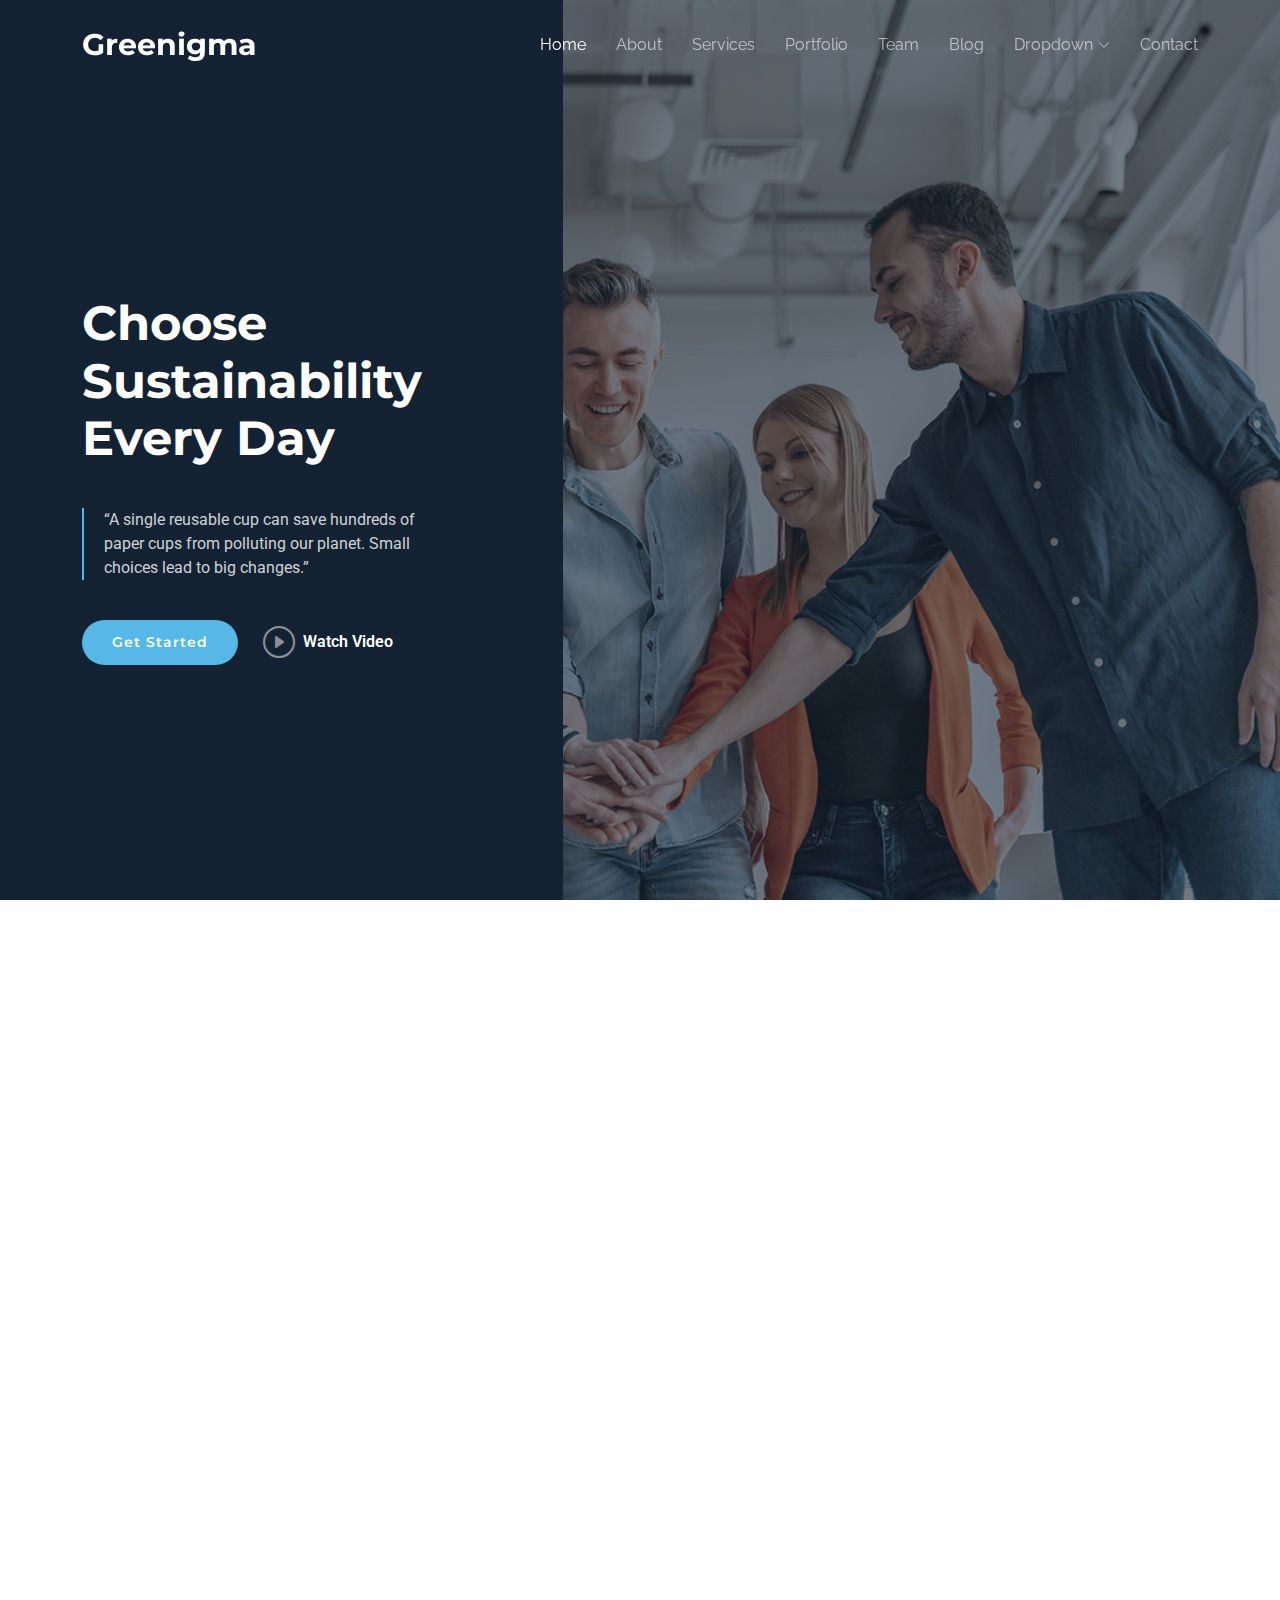
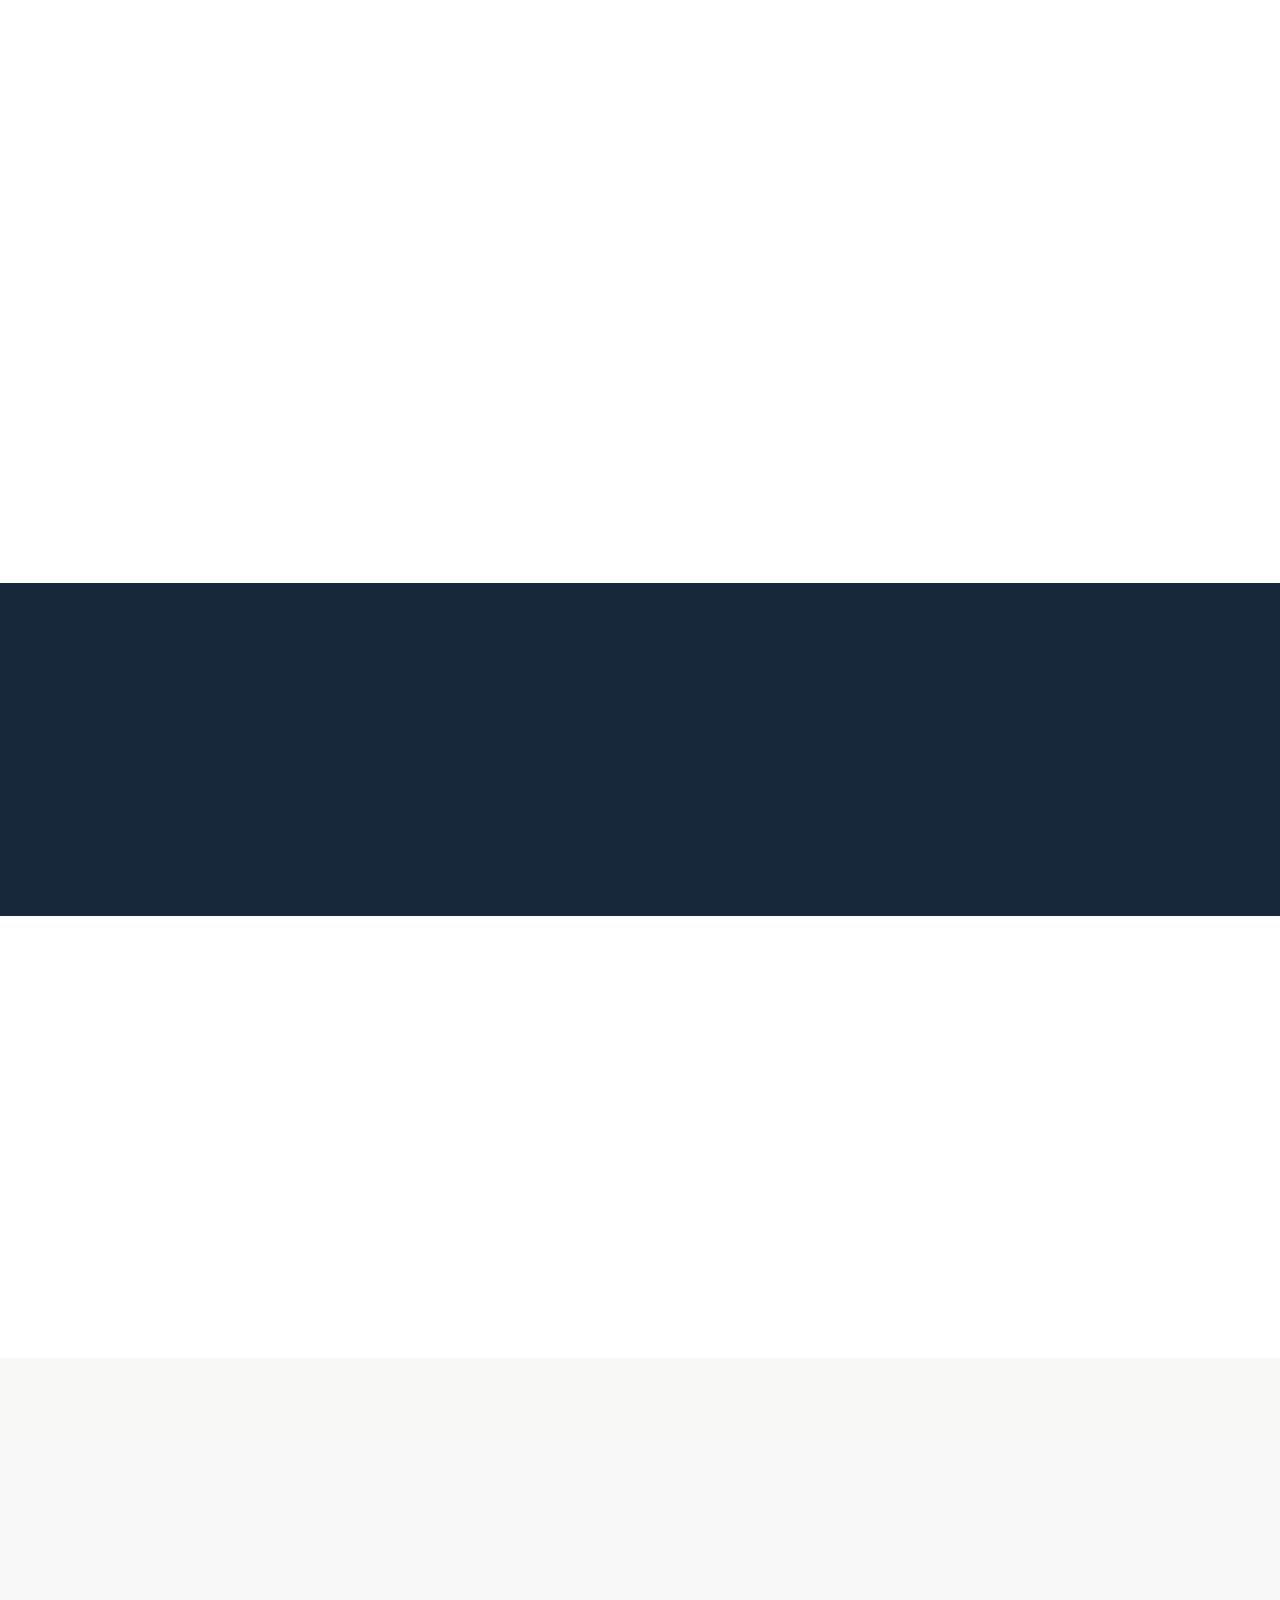
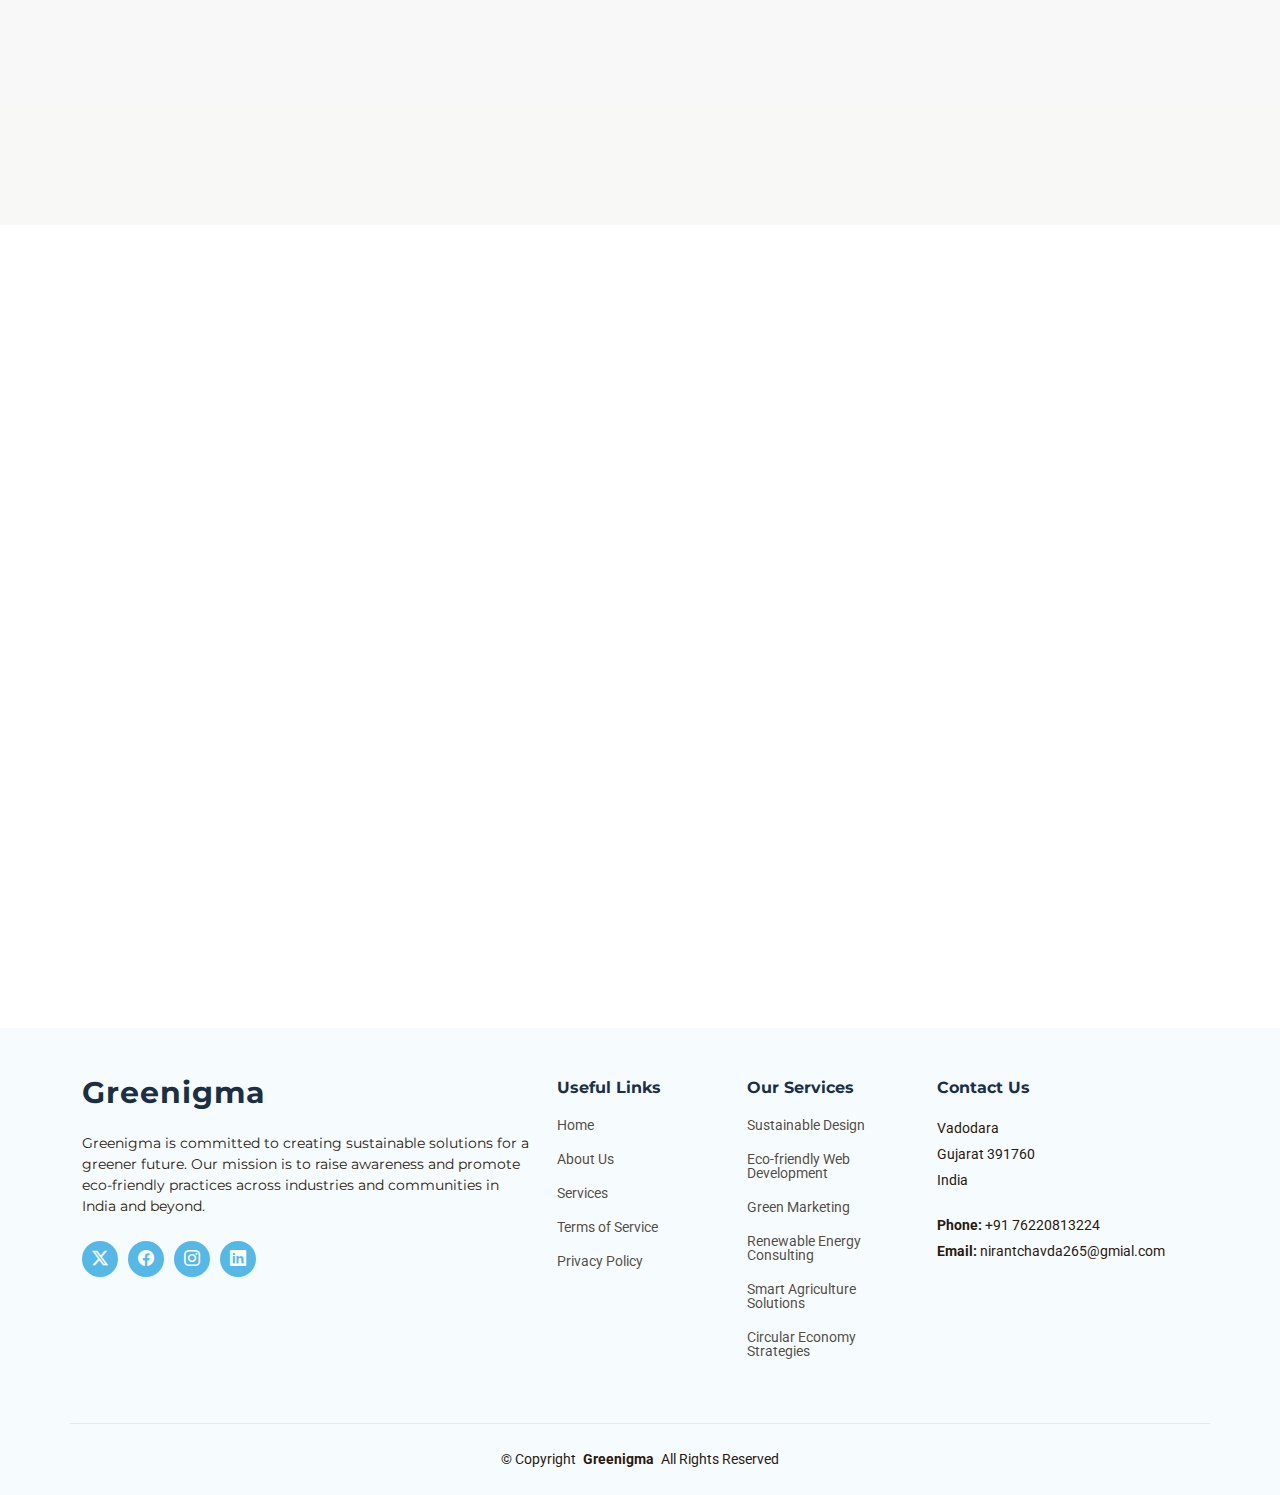
<file: index.html>
<!DOCTYPE html>
<html lang="en">

<head>
  <meta charset="utf-8">
  <meta content="width=device-width, initial-scale=1.0" name="viewport">
  <title>Greenigma</title>
  <meta name="description" content="">
  <meta name="keywords" content="">

  <link href="assets/img/favicon.png" rel="icon">
  <link href="assets/img/apple-touch-icon.png" rel="apple-touch-icon">

  <link href="https://fonts.googleapis.com" rel="preconnect">
  <link href="https://fonts.gstatic.com" rel="preconnect" crossorigin>
  <link href="https://fonts.googleapis.com/css2?family=Roboto:ital,wght@0,100;0,300;0,400;0,500;0,700;0,900;1,100;1,300;1,400;1,500;1,700;1,900&family=Montserrat:ital,wght@0,100;0,200;0,300;0,400;0,500;0,600;0,700;0,800;0,900;1,100;1,200;1,300;1,400;1,500;1,600;1,700;1,800;1,900&family=Raleway:ital,wght@0,100;0,200;0,300;0,400;0,500;0,600;0,700;0,800;0,900;1,100;1,200;1,300;1,400;1,500;1,600;1,700;1,800;1,900&display=swap" rel="stylesheet">

  <link href="assets/vendor/bootstrap/css/bootstrap.min.css" rel="stylesheet">
  <link href="assets/vendor/bootstrap-icons/bootstrap-icons.css" rel="stylesheet">
  <link href="assets/vendor/aos/aos.css" rel="stylesheet">
  <link href="assets/vendor/glightbox/css/glightbox.min.css" rel="stylesheet">
  <link href="assets/vendor/swiper/swiper-bundle.min.css" rel="stylesheet">

  <link href="assets/css/main.css" rel="stylesheet">

</head>

<body class="index-page">

  <header id="header" class="header d-flex align-items-center fixed-top">
    <div class="container-fluid container-xl position-relative d-flex align-items-center justify-content-between">

      <a href="index.html" class="logo d-flex align-items-center">
        <h1 class="sitename">Greenigma</h1>
      </a>

      <nav id="navmenu" class="navmenu">
        <ul>
          <li><a href="index.html" class="active">Home<br></a></li>
          <li><a href="about.html">About</a></li>
          <li><a href="services.html">Services</a></li>
          <li><a href="portfolio.html">Portfolio</a></li>
          <li><a href="team.html">Team</a></li>
          <li><a href="blog.html">Blog</a></li>
          <li class="dropdown"><a href="#"><span>Dropdown</span> <i class="bi bi-chevron-down toggle-dropdown"></i></a>
            <ul>
              <li><a href="#">Dropdown 1</a></li>
              <li class="dropdown"><a href="#"><span>Deep Dropdown</span> <i class="bi bi-chevron-down toggle-dropdown"></i></a>
                <ul>
                  <li><a href="#">Deep Dropdown 1</a></li>
                  <li><a href="#">Deep Dropdown 2</a></li>
                  <li><a href="#">Deep Dropdown 3</a></li>
                  <li><a href="#">Deep Dropdown 4</a></li>
                  <li><a href="#">Deep Dropdown 5</a></li>
                </ul>
              </li>
              <li><a href="#">Dropdown 2</a></li>
              <li><a href="#">Dropdown 3</a></li>
              <li><a href="#">Dropdown 4</a></li>
            </ul>
          </li>
          <li><a href="contact.html">Contact</a></li>
        </ul>
        <i class="mobile-nav-toggle d-xl-none bi bi-list"></i>
      </nav>

    </div>
  </header>

  <main class="main">

    <section id="hero" class="hero section dark-background">

      <img src="assets/img/hero-bg.jpg" alt="" data-aos="fade-in">

      <div class="container">
        <div class="row">
          <div class="col-xl-4">
            <h1 data-aos="fade-up">Choose Sustainability Every Day</h1>
            <blockquote data-aos="fade-up" data-aos-delay="100">
              <p>“A single reusable cup can save hundreds of paper cups from polluting our planet. Small choices lead to big changes.”</p>
            </blockquote>
            
            <div class="d-flex" data-aos="fade-up" data-aos-delay="200">
              <a href="#about" class="btn-get-started">Get Started</a>
              <a href="https://www.youtube.com/watch?v=jfsWI8XgQyo" class="glightbox btn-watch-video d-flex align-items-center"><i class="bi bi-play-circle"></i><span>Watch Video</span></a>
            </div>
          </div>
        </div>
      </div>

    </section>

    <section id="why-us" class="why-us section">

      <div class="container">

        <div class="row g-0">

          <div class="col-xl-5 img-bg" data-aos="fade-up" data-aos-delay="100">
            <img src="assets/img/why-us-bg.jpg" alt="">
          </div>

          <div class="col-xl-7 slides position-relative" data-aos="fade-up" data-aos-delay="200">

            <div class="swiper init-swiper">
              <script type="application/json" class="swiper-config">
                {
                  "loop": true,
                  "speed": 600,
                  "autoplay": {
                    "delay": 5000
                  },
                  "slidesPerView": "auto",
                  "centeredSlides": true,
                  "pagination": {
                    "el": ".swiper-pagination",
                    "type": "bullets",
                    "clickable": true
                  },
                  "navigation": {
                    "nextEl": ".swiper-button-next",
                    "prevEl": ".swiper-button-prev"
                  }
                }
              </script>
              <div class="swiper-wrapper">

                <div class="swiper-slide">
                  <div class="item">
                    <h3 class="mb-3">Say No to Paper Cups</h3>
                    <h4 class="mb-3">Make a difference by choosing reusable alternatives.</h4>
                    <p>Did you know that over 500 billion paper cups are discarded every year, contributing to microplastic pollution and landfill waste? Together, we can reduce this number by adopting sustainable practices. Start small—ditch single-use cups today!</p>
                  </div>
                </div>
                
                <div class="swiper-slide">
                  <div class="item">
                    <h3 class="mb-3">Health Risks of Paper Cups</h3>
                    <h4 class="mb-3">Protect your health while protecting the environment.</h4>
                    <p>Most paper cups are lined with chemicals like BPA and phthalates, which can leach into your beverages and harm your health. Switching to reusable or biodegradable options is better for you and the planet.</p>
                  </div>
                </div>
                
                <div class="swiper-slide">
                  <div class="item">
                    <h3 class="mb-3">Track Your Impact</h3>
                    <h4 class="mb-3">Every small action counts towards a sustainable future.</h4>
                    <p>Log how many paper cups you avoid and see the environmental savings you contribute to. From reducing CO₂ emissions to saving water, track your impact and inspire others to join the movement.</p>
                  </div>
                </div>
                
                <div class="swiper-slide">
                  <div class="item">
                    <h3 class="mb-3">Join the Movement</h3>
                    <h4 class="mb-3">Collaborate to create a sustainable community.</h4>
                    <p>Be a part of the solution by promoting reusable alternatives and inspiring behavioral change on campus. Share your progress, challenge your friends, and work together for a greener tomorrow.</p>
                  </div>
                </div>
                
                

              </div>
              <div class="swiper-pagination"></div>
            </div>

            <div class="swiper-button-prev"></div>
            <div class="swiper-button-next"></div>
          </div>

        </div>

      </div>

    </section>

<section id="services" class="services section">

  <div class="container section-title" data-aos="fade-up">
    <h2>Our Initiatives</h2>
    <p>Discover how we’re tackling the dual threats of paper cup pollution and health risks.</p>
  </div>

  <div class="container">

    <div class="row gy-4">

      <div class="col-lg-4 col-md-6 service-item d-flex" data-aos="fade-up" data-aos-delay="100">
        <div class="icon flex-shrink-0"><i class="bi bi-cup-hot" style="color: #f57813;"></i></div>
        <div>
          <h4 class="title">Awareness Campaigns</h4>
          <p class="description">Educating the community about the harmful effects of paper cup usage on health and the environment.</p>
          <a href="#" class="readmore stretched-link"><span>Learn More</span><i class="bi bi-arrow-right"></i></a>
        </div>
      </div>

      <div class="col-lg-4 col-md-6 service-item d-flex" data-aos="fade-up" data-aos-delay="200">
        <div class="icon flex-shrink-0"><i class="bi bi-graph-up-arrow" style="color: #15a04a;"></i></div>
        <div>
          <h4 class="title">Impact Tracking</h4>
          <p class="description">A system to track and visualize the reduction in paper cup usage and its environmental benefits.</p>
          <a href="#" class="readmore stretched-link"><span>Learn More</span><i class="bi bi-arrow-right"></i></a>
        </div>
      </div>

      <div class="col-lg-4 col-md-6 service-item d-flex" data-aos="fade-up" data-aos-delay="300">
        <div class="icon flex-shrink-0"><i class="bi bi-trophy" style="color: #d90769;"></i></div>
        <div>
          <h4 class="title">Gamification</h4>
          <p class="description">Encouraging sustainable behavior through challenges, rewards, and leaderboards.</p>
          <a href="#" class="readmore stretched-link"><span>Learn More</span><i class="bi bi-arrow-right"></i></a>
        </div>
      </div>

      <div class="col-lg-4 col-md-6 service-item d-flex" data-aos="fade-up" data-aos-delay="400">
        <div class="icon flex-shrink-0"><i class="bi bi-people" style="color: #15bfbc;"></i></div>
        <div>
          <h4 class="title">Community Building</h4>
          <p class="description">Creating a platform for stakeholders to collaborate on sustainable practices.</p>
          <a href="#" class="readmore stretched-link"><span>Learn More</span><i class="bi bi-arrow-right"></i></a>
        </div>
      </div>

      <div class="col-lg-4 col-md-6 service-item d-flex" data-aos="fade-up" data-aos-delay="500">
        <div class="icon flex-shrink-0"><i class="bi bi-recycle" style="color: #f5cf13;"></i></div>
        <div>
          <h4 class="title">Sustainable Alternatives</h4>
          <p class="description">Promoting reusable cups and eco-friendly options to replace paper cups.</p>
          <a href="#" class="readmore stretched-link"><span>Learn More</span><i class="bi bi-arrow-right"></i></a>
        </div>
      </div>

      <div class="col-lg-4 col-md-6 service-item d-flex" data-aos="fade-up" data-aos-delay="600">
        <div class="icon flex-shrink-0"><i class="bi bi-lightbulb" style="color: #1335f5;"></i></div>
        <div>
          <h4 class="title">Innovation Challenges</h4>
          <p class="description">Hosting hackathons and events to inspire innovative solutions for sustainability.</p>
          <a href="#" class="readmore stretched-link"><span>Learn More</span><i class="bi bi-arrow-right"></i></a>
        </div>
      </div>

    </div>

  </div>

</section>

<section id="call-to-action" class="call-to-action section dark-background">

  <img src="assets/img/cta-bg.jpg" alt="Background Image">

  <div class="container">
    <div class="row justify-content-center" data-aos="zoom-in" data-aos-delay="100">
      <div class="col-xl-10">
        <div class="text-center">
          <h3>Take Action for a Sustainable Future</h3>
          <p>By reducing paper cup usage, you can help fight plastic pollution, safeguard your health, and promote sustainability. Join us in making a difference—together we can create a cleaner, greener world.</p>
          <a class="cta-btn" href="#">Join the Movement</a>
        </div>
      </div>
    </div>
  </div>

</section>


<section id="features" class="features section">

  <div class="container">
    <div class="row">
      <div class="col-lg-7" data-aos="fade-up" data-aos-delay="100">
        <h3 class="mb-0">Powerful Features for</h3>
        <h3>Your Sustainability Journey</h3>

        <div class="row gy-4">

          <div class="col-md-6">
            <div class="icon-list d-flex">
              <i class="bi bi-eye" style="color: #ff8b2c;"></i>
              <span>Real-time Impact Tracking</span>
            </div>
          </div>

          <div class="col-md-6">
            <div class="icon-list d-flex">
              <i class="bi bi-infinity" style="color: #5578ff;"></i>
              <span>Gamification to Drive Engagement</span>
            </div>
          </div>

          <div class="col-md-6">
            <div class="icon-list d-flex">
              <i class="bi bi-mortarboard" style="color: #e80368;"></i>
              <span>Educational Resources</span>
            </div>
          </div>

          <div class="col-md-6">
            <div class="icon-list d-flex">
              <i class="bi bi-star" style="color: #ffa76e;"></i>
              <span>Reward-Based Motivation</span>
            </div>
          </div>

          <div class="col-md-6">
            <div class="icon-list d-flex">
              <i class="bi bi-x-diamond" style="color: #11dbcf;"></i>
              <span>Personalized Sustainability Insights</span>
            </div>
          </div>

          <div class="col-md-6">
            <div class="icon-list d-flex">
              <i class="bi bi-camera-video" style="color: #4233ff;"></i>
              <span>Interactive Community Platform</span>
            </div>
          </div>

          <div class="col-md-6">
            <div class="icon-list d-flex">
              <i class="bi bi-brightness-high" style="color: #29cc61;"></i>
              <span>Incentives for Reduced Paper Cup Usage</span>
            </div>
          </div>

          <div class="col-md-6">
            <div class="icon-list d-flex">
              <i class="bi bi-activity" style="color: #ff5828;"></i>
              <span>Collaborative Sustainability Challenges</span>
            </div>
          </div>
        </div>
      </div>
      <div class="col-lg-5 position-relative" data-aos="zoom-out" data-aos-delay="200">
        <div class="phone-wrap">
          <img src="assets/img/iphone.png" alt="Sustainability App" class="img-fluid">
        </div>
      </div>
    </div>

  </div>

  <div class="details">
    <div class="container">
      <div class="row">
        <div class="col-md-6" data-aos="fade-up" data-aos-delay="300">
          <h4>Track Your Environmental Impact</h4>
          <p>Our platform allows users to track their progress in reducing paper cup usage and its positive environmental effects. Stay motivated with personalized feedback and rewards.</p>
          <a href="#about" class="btn-get-started">Get Started</a>
        </div>
      </div>
    </div>
  </div>

</section>


<section id="recent-posts" class="recent-posts section">

  <div class="container section-title" data-aos="fade-up">
    <h2>Recent Blog Posts</h2>
  </div>

  <div class="container">

    <div class="row gy-5">

      <div class="col-xl-3 col-md-6" data-aos="fade-up" data-aos-delay="200">
        <div class="post-box">
          <div class="post-img"><img src="assets/img/blog/blog-1.jpg" class="img-fluid" alt=""></div>
          <div class="meta">
            <span class="post-date">Tue, December 12</span>
            <span class="post-author"> / Priya Mehta</span>
          </div>
          <h3 class="post-title">The Role of Sustainability in Modern Business</h3>
          <p>As businesses evolve, sustainability practices are becoming key to long-term success. We explore how sustainable strategies can boost profitability while preserving the environment...</p>
          <a href="blog-details.html" class="readmore stretched-link"><span>Read More</span><i class="bi bi-arrow-right"></i></a>
        </div>
      </div>

      <div class="col-xl-3 col-md-6" data-aos="fade-up" data-aos-delay="400">
        <div class="post-box">
          <div class="post-img"><img src="assets/img/blog/blog-2.jpg" class="img-fluid" alt=""></div>
          <div class="meta">
            <span class="post-date">Fri, September 05</span>
            <span class="post-author"> / Arjun Patel</span>
          </div>
          <h3 class="post-title">Effective Ways to Reduce Your Carbon Footprint</h3>
          <p>From energy-efficient practices to reducing waste, learn simple ways to minimize your impact on the planet and create a more sustainable lifestyle...</p>
          <a href="blog-details.html" class="readmore stretched-link"><span>Read More</span><i class="bi bi-arrow-right"></i></a>
        </div>
      </div>

      <div class="col-xl-3 col-md-6" data-aos="fade-up" data-aos-delay="600">
        <div class="post-box">
          <div class="post-img"><img src="assets/img/blog/blog-3.jpg" class="img-fluid" alt=""></div>
          <div class="meta">
            <span class="post-date">Tue, July 27</span>
            <span class="post-author"> / Neha Sharma</span>
          </div>
          <h3 class="post-title">Sustainable Packaging: A Growing Trend in India</h3>
          <p>With increasing awareness about environmental issues, many businesses in India are transitioning to sustainable packaging solutions. Discover why this trend is gaining momentum...</p>
          <a href="blog-details.html" class="readmore stretched-link"><span>Read More</span><i class="bi bi-arrow-right"></i></a>
        </div>
      </div>

      <div class="col-xl-3 col-md-6" data-aos="fade-up" data-aos-delay="600">
        <div class="post-box">
          <div class="post-img"><img src="assets/img/blog/blog-4.jpg" class="img-fluid" alt=""></div>
          <div class="meta">
            <span class="post-date">Tue, Sep 16</span>
            <span class="post-author"> / Rajesh Kumar</span>
          </div>
          <h3 class="post-title">Green Initiatives in the Indian Corporate Sector</h3>
          <p>From renewable energy to waste management, the corporate sector in India is adopting innovative green practices. This post dives into some of the most successful initiatives...</p>
          <a href="blog-details.html" class="readmore stretched-link"><span>Read More</span><i class="bi bi-arrow-right"></i></a>
        </div>
      </div>

    </div>

  </div>

</section>


  </main>

  <footer id="footer" class="footer light-background">

    <div class="footer-top">
      <div class="container">
        <div class="row gy-4">
          <div class="col-lg-5 col-md-12 footer-about">
            <a href="index.html" class="logo d-flex align-items-center">
              <span class="sitename">Greenigma</span>
            </a>
            <p>Greenigma is committed to creating sustainable solutions for a greener future. Our mission is to raise awareness and promote eco-friendly practices across industries and communities in India and beyond.</p>
            <div class="social-links d-flex mt-4">
              <a href=""><i class="bi bi-twitter-x"></i></a>
              <a href=""><i class="bi bi-facebook"></i></a>
              <a href=""><i class="bi bi-instagram"></i></a>
              <a href=""><i class="bi bi-linkedin"></i></a>
            </div>
          </div>
    
          <div class="col-lg-2 col-6 footer-links">
            <h4>Useful Links</h4>
            <ul>
              <li><a href="#">Home</a></li>
              <li><a href="#">About Us</a></li>
              <li><a href="#">Services</a></li>
              <li><a href="#">Terms of Service</a></li>
              <li><a href="#">Privacy Policy</a></li>
            </ul>
          </div>
    
          <div class="col-lg-2 col-6 footer-links">
            <h4>Our Services</h4>
<ul>
  <li><a href="#">Sustainable Design</a></li>
  <li><a href="#">Eco-friendly Web Development</a></li>
  <li><a href="#">Green Marketing</a></li>
  <li><a href="#">Renewable Energy Consulting</a></li>
  <li><a href="#">Smart Agriculture Solutions</a></li>
  <li><a href="#">Circular Economy Strategies</a></li>
</ul>

          </div>
    
          <div class="col-lg-3 col-md-12 footer-contact text-center text-md-start">
            <h4>Contact Us</h4>
            <p>Vadodara</p>
            <p>Gujarat 391760</p>
            <p>India</p>
            <p class="mt-4"><strong>Phone:</strong> <span>+91 76220813224</span></p>
            <p><strong>Email:</strong> <span>nirantchavda265@gmial.com</span></p>
          </div>
    
        </div>
      </div>
    </div>
    

    <div class="container copyright text-center">
      <p>© <span>Copyright</span> <strong class="px-1 sitename">Greenigma</strong> <span>All Rights Reserved</span></p>
    </div>

  </footer>

  <a href="#" id="scroll-top" class="scroll-top d-flex align-items-center justify-content-center"><i class="bi bi-arrow-up-short"></i></a>

  <div id="preloader"></div>

  <script src="assets/vendor/bootstrap/js/bootstrap.bundle.min.js"></script>
  <script src="assets/vendor/php-email-form/validate.js"></script>
  <script src="assets/vendor/aos/aos.js"></script>
  <script src="assets/vendor/glightbox/js/glightbox.min.js"></script>
  <script src="assets/vendor/swiper/swiper-bundle.min.js"></script>
  <script src="assets/vendor/imagesloaded/imagesloaded.pkgd.min.js"></script>
  <script src="assets/vendor/isotope-layout/isotope.pkgd.min.js"></script>

  <script src="assets/js/main.js"></script>

</body>

</html>
</file>
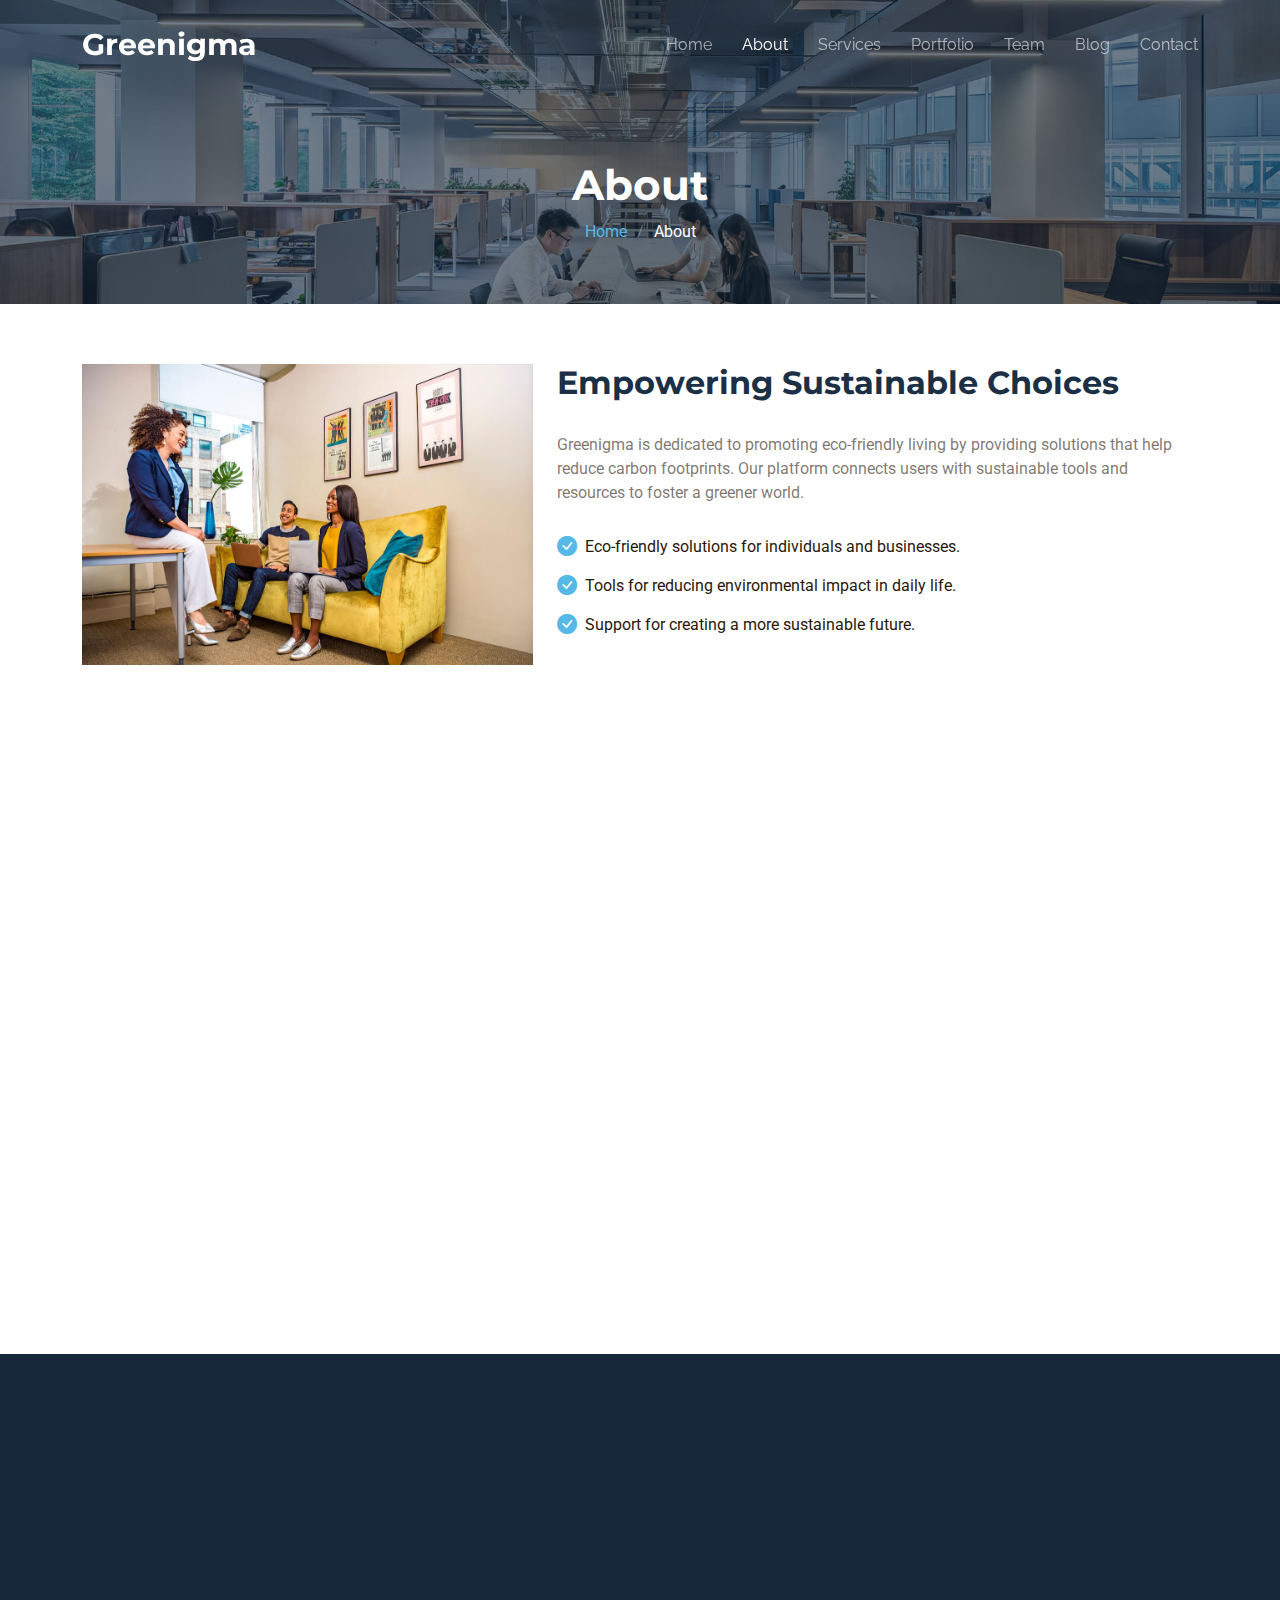
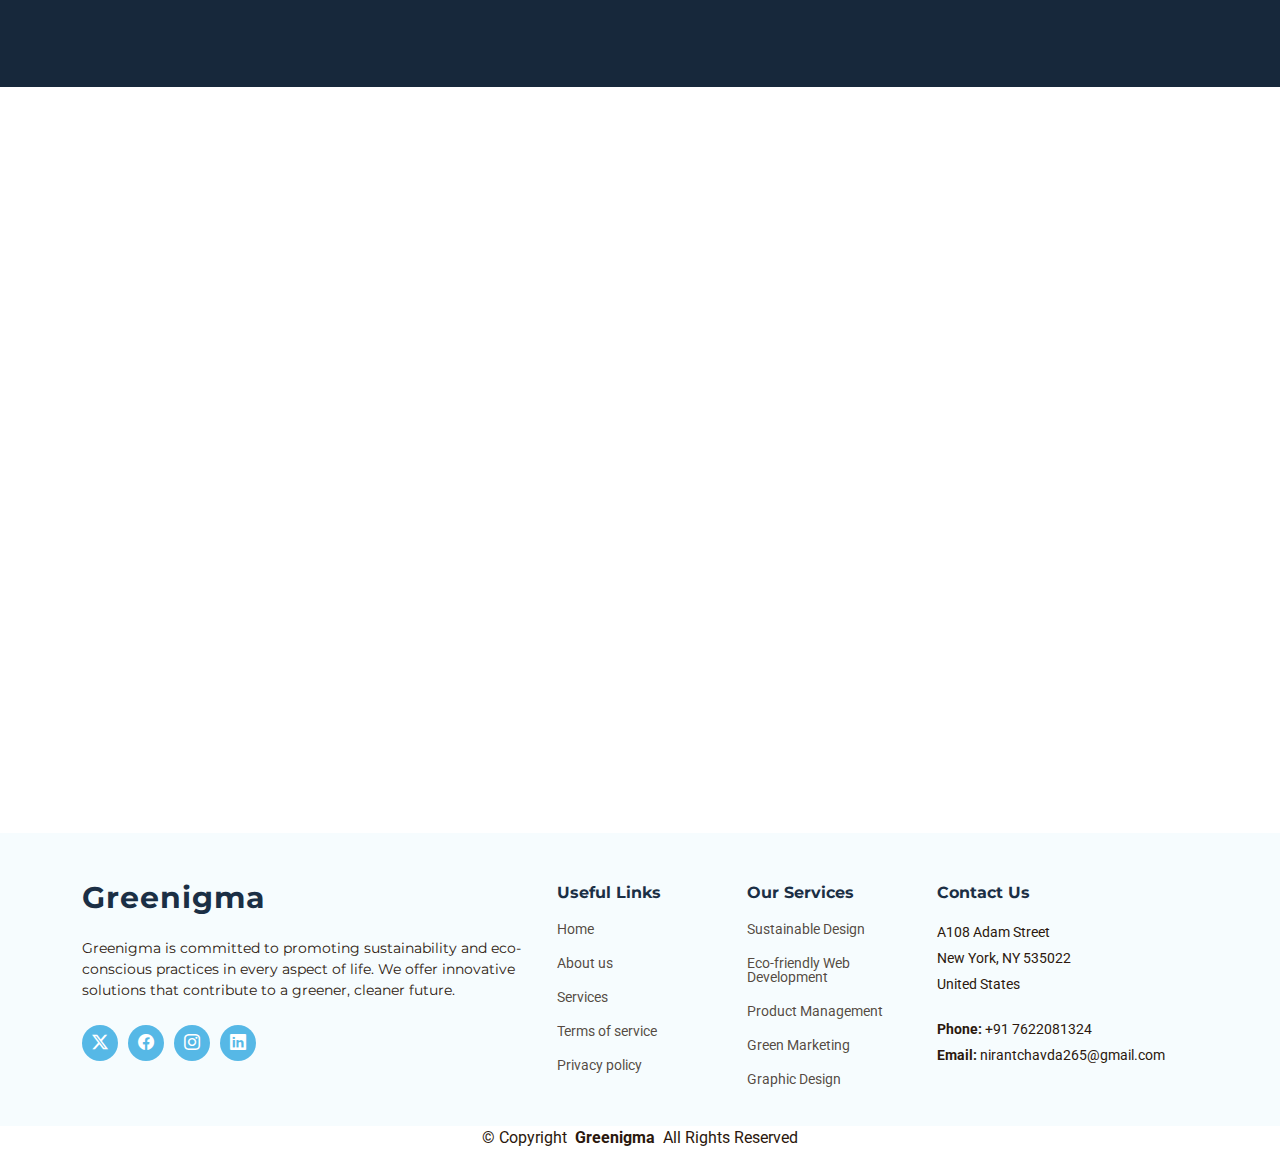
<file: about.html>
<!DOCTYPE html>
<html lang="en">

<head>
  <meta charset="utf-8">
  <meta content="width=device-width, initial-scale=1.0" name="viewport">
  <title>About - Greenigma </title>
  <meta name="description" content="">
  <meta name="keywords" content="">

  <link href="assets/img/favicon.png" rel="icon">
  <link href="assets/img/apple-touch-icon.png" rel="apple-touch-icon">

  <link href="https://fonts.googleapis.com" rel="preconnect">
  <link href="https://fonts.gstatic.com" rel="preconnect" crossorigin>
  <link href="https://fonts.googleapis.com/css2?family=Roboto:ital,wght@0,100;0,300;0,400;0,500;0,700;0,900;1,100;1,300;1,400;1,500;1,700;1,900&family=Montserrat:ital,wght@0,100;0,200;0,300;0,400;0,500;0,600;0,700;0,800;0,900;1,100;1,200;1,300;1,400;1,500;1,600;1,700;1,800;1,900&family=Raleway:ital,wght@0,100;0,200;0,300;0,400;0,500;0,600;0,700;0,800;0,900;1,100;1,200;1,300;1,400;1,500;1,600;1,700;1,800;1,900&display=swap" rel="stylesheet">

  <link href="assets/vendor/bootstrap/css/bootstrap.min.css" rel="stylesheet">
  <link href="assets/vendor/bootstrap-icons/bootstrap-icons.css" rel="stylesheet">
  <link href="assets/vendor/aos/aos.css" rel="stylesheet">
  <link href="assets/vendor/glightbox/css/glightbox.min.css" rel="stylesheet">
  <link href="assets/vendor/swiper/swiper-bundle.min.css" rel="stylesheet">

  <link href="assets/css/main.css" rel="stylesheet">

</head>

<body class="about-page">

  <header id="header" class="header d-flex align-items-center fixed-top">
    <div class="container-fluid container-xl position-relative d-flex align-items-center justify-content-between">

      <a href="index.html" class="logo d-flex align-items-center">
        <h1 class="sitename">Greenigma</h1>
      </a>

      <nav id="navmenu" class="navmenu">
        <ul>
          <li><a href="index.html">Home<br></a></li>
          <li><a href="about.html" class="active">About</a></li>
          <li><a href="services.html">Services</a></li>
          <li><a href="portfolio.html">Portfolio</a></li>
          <li><a href="team.html">Team</a></li>
          <li><a href="blog.html">Blog</a></li>
          
          <li><a href="contact.html">Contact</a></li>
        </ul>
        <i class="mobile-nav-toggle d-xl-none bi bi-list"></i>
      </nav>

    </div>
  </header>

  <main class="main">

    <div class="page-title dark-background" data-aos="fade" style="background-image: url(assets/img/about-page-title-bg.jpg);">
      <div class="container">
        <h1>About</h1>
        <nav class="breadcrumbs">
          <ol>
            <li><a href="index.html">Home</a></li>
            <li class="current">About</li>
          </ol>
        </nav>
      </div>
    </div>

    <section id="about" class="about section">

      <div class="container">

        <div class="row gy-4" data-aos="fade-up" data-aos-delay="100">
            <div class="col-lg-5">
                <img src="assets/img/about.jpg" class="img-fluid" alt="">
            </div>
            <div class="col-lg-7" data-aos="fade-up" data-aos-delay="200">
                <div class="content">
                    <h3>Empowering Sustainable Choices</h3>
                    <p>
                        Greenigma is dedicated to promoting eco-friendly living by providing solutions that help reduce carbon footprints. Our platform connects users with sustainable tools and resources to foster a greener world.
                    </p>
                    <ul>
                        <li><i class="bi bi-check-circle-fill"></i> <span>Eco-friendly solutions for individuals and businesses.</span></li>
                        <li><i class="bi bi-check-circle-fill"></i> <span>Tools for reducing environmental impact in daily life.</span></li>
                        <li><i class="bi bi-check-circle-fill"></i> <span>Support for creating a more sustainable future.</span></li>
                    </ul>
                </div>
            </div>
        </div>
    
    </div>
    

      </div>

    </section>

    <section id="why-us" class="why-us section">

      <div class="container">
    
        <div class="row g-0">
    
          <div class="col-xl-5 img-bg" data-aos="fade-up" data-aos-delay="100">
            <img src="assets/img/why-us-bg.jpg" alt="">
          </div>
    
          <div class="col-xl-7 slides position-relative" data-aos="fade-up" data-aos-delay="200">
    
            <div class="swiper init-swiper">
              <script type="application/json" class="swiper-config">
                {
                  "loop": true,
                  "speed": 600,
                  "autoplay": {
                    "delay": 5000
                  },
                  "slidesPerView": "auto",
                  "centeredSlides": true,
                  "pagination": {
                    "el": ".swiper-pagination",
                    "type": "bullets",
                    "clickable": true
                  },
                  "navigation": {
                    "nextEl": ".swiper-button-next",
                    "prevEl": ".swiper-button-prev"
                  }
                }
              </script>
              <div class="swiper-wrapper">
    
                <div class="swiper-slide">
                  <div class="item">
                    <h3 class="mb-3">Sustainable Growth Together</h3>
                    <h4 class="mb-3">Partnering for a greener future</h4>
                    <p>Greenigma helps businesses and individuals reduce their environmental footprint by adopting sustainable practices and eco-friendly solutions.</p>
                  </div>
                </div>
    
                <div class="swiper-slide">
                  <div class="item">
                    <h3 class="mb-3">Eco-friendly Solutions</h3>
                    <h4 class="mb-3">Building a greener world</h4>
                    <p>From green marketing to eco-design, we offer a range of solutions to foster sustainability while improving your business efficiency.</p>
                  </div>
                </div>
    
                <div class="swiper-slide">
                  <div class="item">
                    <h3 class="mb-3">Sustainability at Its Core</h3>
                    <h4 class="mb-3">Aligning business with eco-conscious practices</h4>
                    <p>We guide organizations in adopting sustainable practices to ensure long-term positive environmental and business impact.</p>
                  </div>
                </div>
    
                <div class="swiper-slide">
                  <div class="item">
                    <h3 class="mb-3">Green Impact, Global Reach</h3>
                    <h4 class="mb-3">Creating a global impact through local actions</h4>
                    <p>Greenigma empowers individuals and organizations worldwide to take concrete steps toward a greener future.</p>
                  </div>
                </div>
    
              </div>
              <div class="swiper-pagination"></div>
            </div>
    
            <div class="swiper-button-prev"></div>
            <div class="swiper-button-next"></div>
          </div>
    
        </div>
    
      </div>
    
    </section>
    

    <section id="call-to-action" class="call-to-action section dark-background">

      <img src="assets/img/cta-bg.jpg" alt="">
    
      <div class="container">
        <div class="row justify-content-center" data-aos="zoom-in" data-aos-delay="100">
          <div class="col-xl-10">
            <div class="text-center">
              <h3>Join Us in Creating a Greener Future</h3>
              <p>Be a part of Greenigma’s journey towards sustainability. Let's work together to reduce your environmental footprint and make a lasting impact on the planet.</p>
              <a class="cta-btn" href="#">Get Started with Greenigma</a>
            </div>
          </div>
        </div>
      </div>
    
    </section>
    
    <section id="team" class="team section">

      <div class="container section-title" data-aos="fade-up">
        <h2>Our Team</h2>
        <p>Meet the passionate individuals driving Greenigma towards a sustainable future</p>
      </div>
    
      <div class="container">
    
        <div class="row gy-4">
    
          <div class="col-lg-3 col-md-6 d-flex align-items-stretch" data-aos="fade-up" data-aos-delay="100">
            <div class="team-member">
              <div class="member-img">
                <img src="assets/img/team/profile.jpg" class="img-fluid" alt="">
                <div class="social">
                  <a href=""><i class="bi bi-twitter-x"></i></a>
                  <a href=""><i class="bi bi-facebook"></i></a>
                  <a href=""><i class="bi bi-instagram"></i></a>
                  <a href=""><i class="bi bi-linkedin"></i></a>
                </div>
              </div>
              <div class="member-info">
                <h4>Nirant Chavda</h4>
                <span>Chief Executive Officer</span>
              </div>
            </div>
          </div>
    
          <div class="col-lg-3 col-md-6 d-flex align-items-stretch" data-aos="fade-up" data-aos-delay="200">
            <div class="team-member">
              <div class="member-img">
                <img src="assets/img/team/krushna.jpg" class="img-fluid" alt="">
                <div class="social">
                  <a href=""><i class="bi bi-twitter-x"></i></a>
                  <a href=""><i class="bi bi-facebook"></i></a>
                  <a href=""><i class="bi bi-instagram"></i></a>
                  <a href=""><i class="bi bi-linkedin"></i></a>
                </div>
              </div>
              <div class="member-info">
                <h4>Krushna Rothe</h4>
                <span>Member</span>
              </div>
            </div>
          </div>
    
          
    
          
    
        </div>
    
      </div>
    
    </section>
    

  </main>

  <footer id="footer" class="footer light-background">

    <div class="footer-top">
      <div class="container">
        <div class="row gy-4">
          <div class="col-lg-5 col-md-12 footer-about">
            <a href="index.html" class="logo d-flex align-items-center">
              <span class="sitename">Greenigma</span>
            </a>
            <p>Greenigma is committed to promoting sustainability and eco-conscious practices in every aspect of life. We offer innovative solutions that contribute to a greener, cleaner future.</p>
            <div class="social-links d-flex mt-4">
              <a href=""><i class="bi bi-twitter-x"></i></a>
              <a href=""><i class="bi bi-facebook"></i></a>
              <a href=""><i class="bi bi-instagram"></i></a>
              <a href=""><i class="bi bi-linkedin"></i></a>
            </div>
          </div>
  
          <div class="col-lg-2 col-6 footer-links">
            <h4>Useful Links</h4>
            <ul>
              <li><a href="#">Home</a></li>
              <li><a href="#">About us</a></li>
              <li><a href="#">Services</a></li>
              <li><a href="#">Terms of service</a></li>
              <li><a href="#">Privacy policy</a></li>
            </ul>
          </div>
  
          <div class="col-lg-2 col-6 footer-links">
            <h4>Our Services</h4>
            <ul>
              <li><a href="#">Sustainable Design</a></li>
              <li><a href="#">Eco-friendly Web Development</a></li>
              <li><a href="#">Product Management</a></li>
              <li><a href="#">Green Marketing</a></li>
              <li><a href="#">Graphic Design</a></li>
            </ul>
          </div>
  
          <div class="col-lg-3 col-md-12 footer-contact text-center text-md-start">
            <h4>Contact Us</h4>
            <p>A108 Adam Street</p>
            <p>New York, NY 535022</p>
            <p>United States</p>
            <p class="mt-4"><strong>Phone:</strong> <span>+91 7622081324</span></p>
            <p><strong>Email:</strong> <span>nirantchavda265@gmail.com</span></p>
          </div>
  
        </div>
      </div>
    </div>
  
  </footer>
  

    <div class="container copyright text-center">
      <p>© <span>Copyright</span> <strong class="px-1 sitename">Greenigma</strong> <span>All Rights Reserved</span></p>
    </div>

  </footer>

  <a href="#" id="scroll-top" class="scroll-top d-flex align-items-center justify-content-center"><i class="bi bi-arrow-up-short"></i></a>

  <div id="preloader"></div>

  <script src="assets/vendor/bootstrap/js/bootstrap.bundle.min.js"></script>
  <script src="assets/vendor/php-email-form/validate.js"></script>
  <script src="assets/vendor/aos/aos.js"></script>
  <script src="assets/vendor/glightbox/js/glightbox.min.js"></script>
  <script src="assets/vendor/swiper/swiper-bundle.min.js"></script>
  <script src="assets/vendor/imagesloaded/imagesloaded.pkgd.min.js"></script>
  <script src="assets/vendor/isotope-layout/isotope.pkgd.min.js"></script>

  <script src="assets/js/main.js"></script>

</body>

</html>
</file>
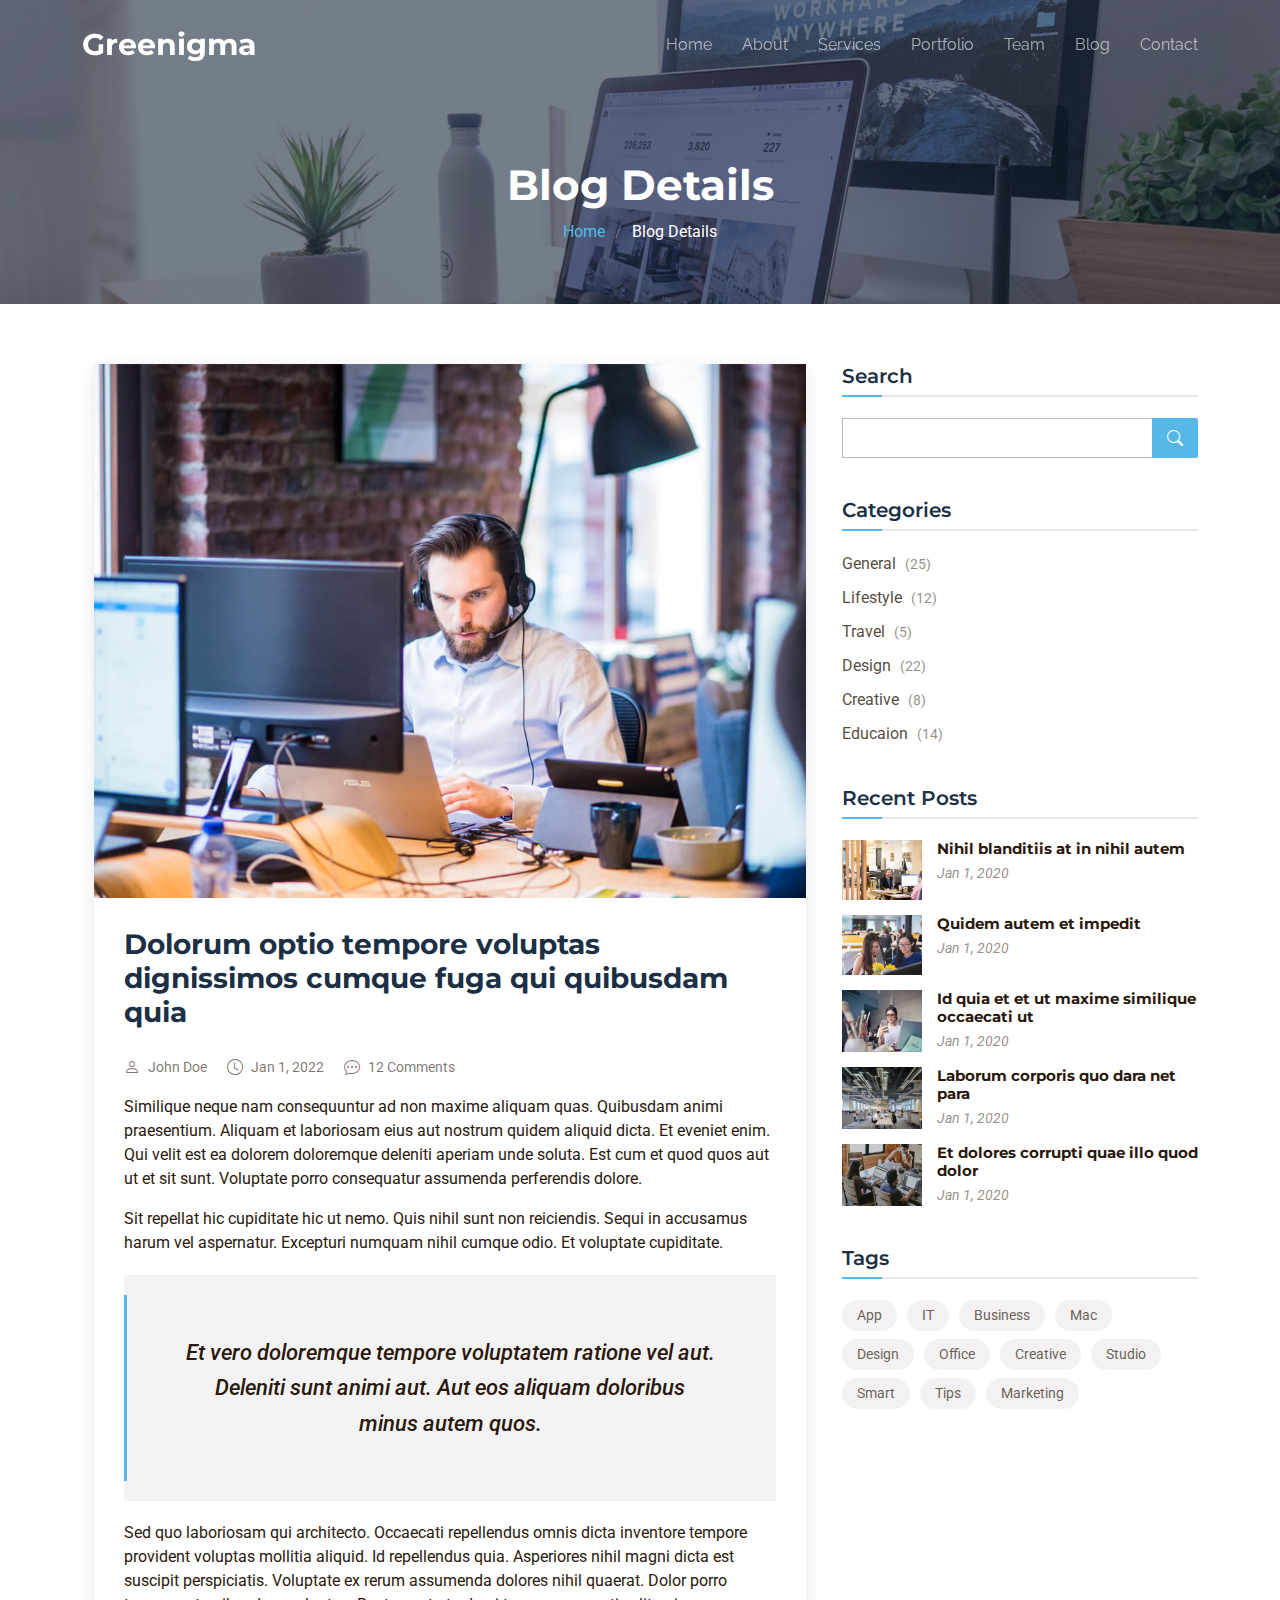
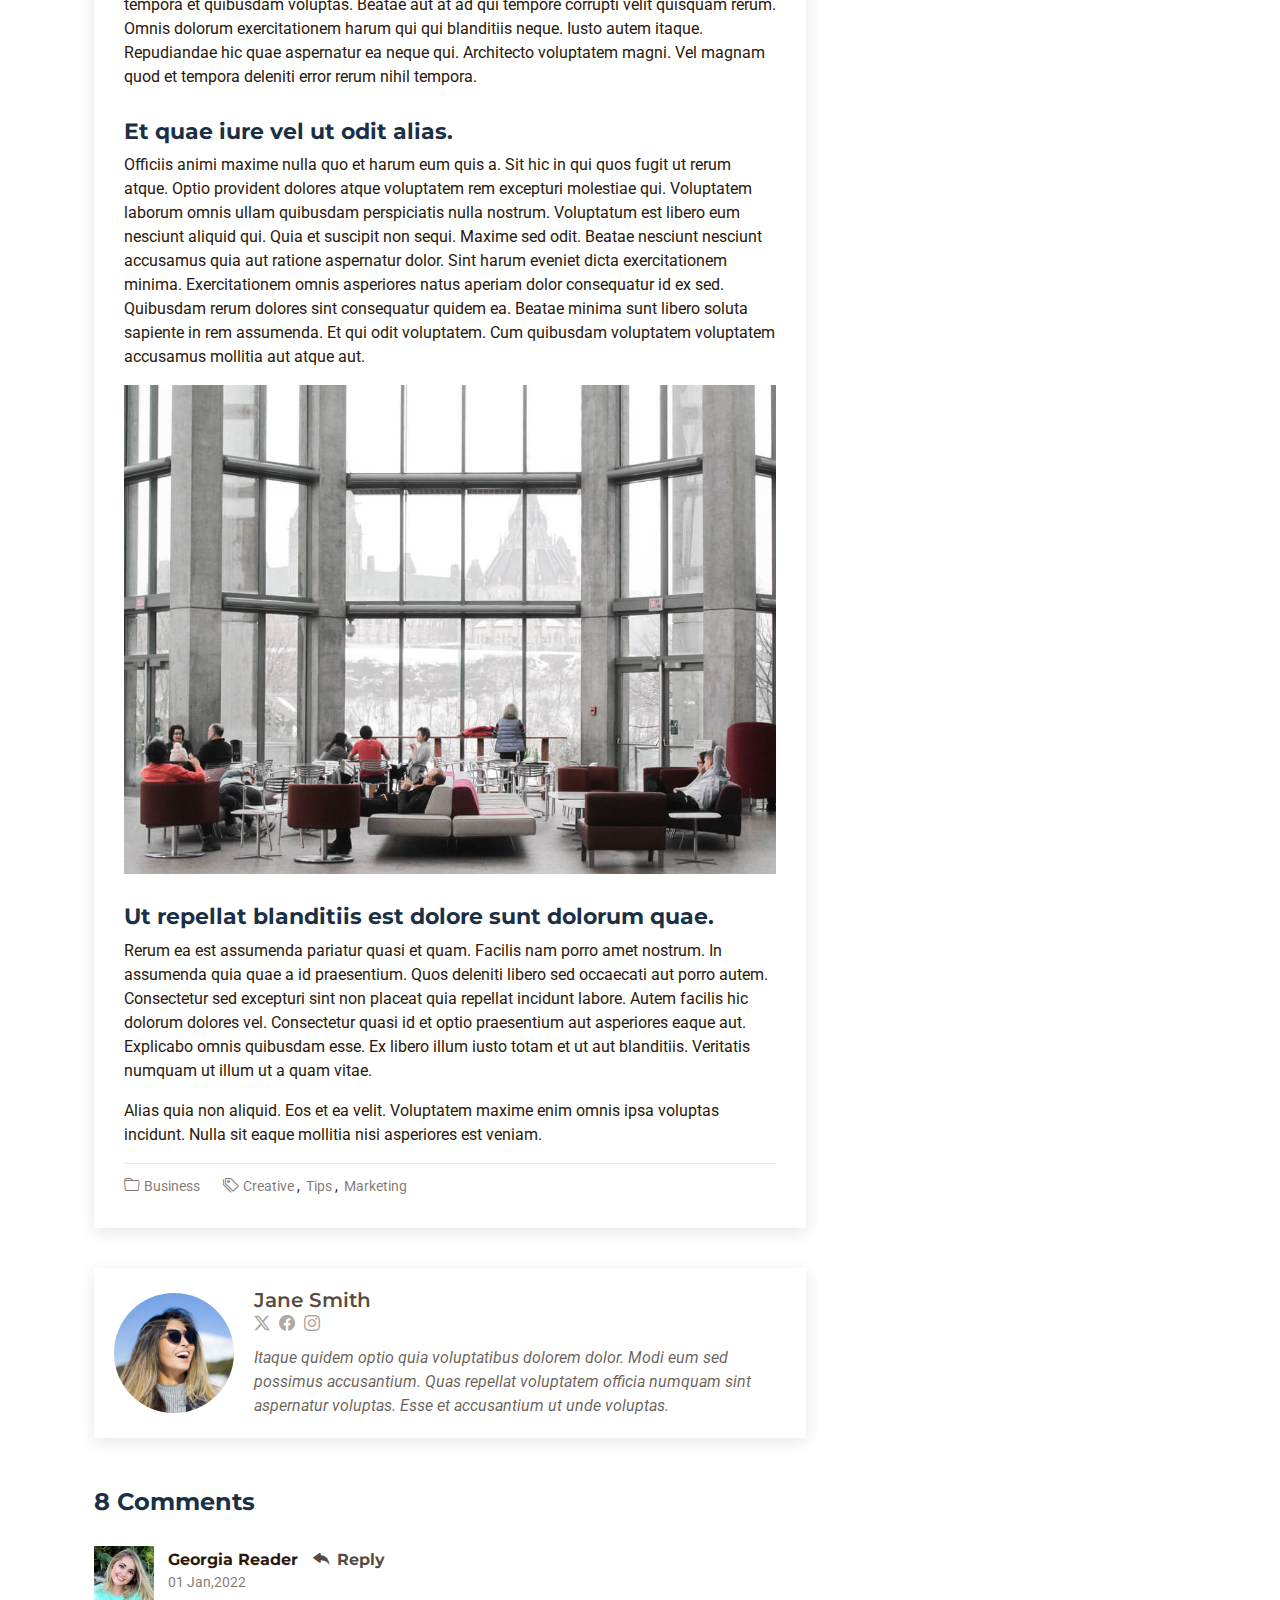
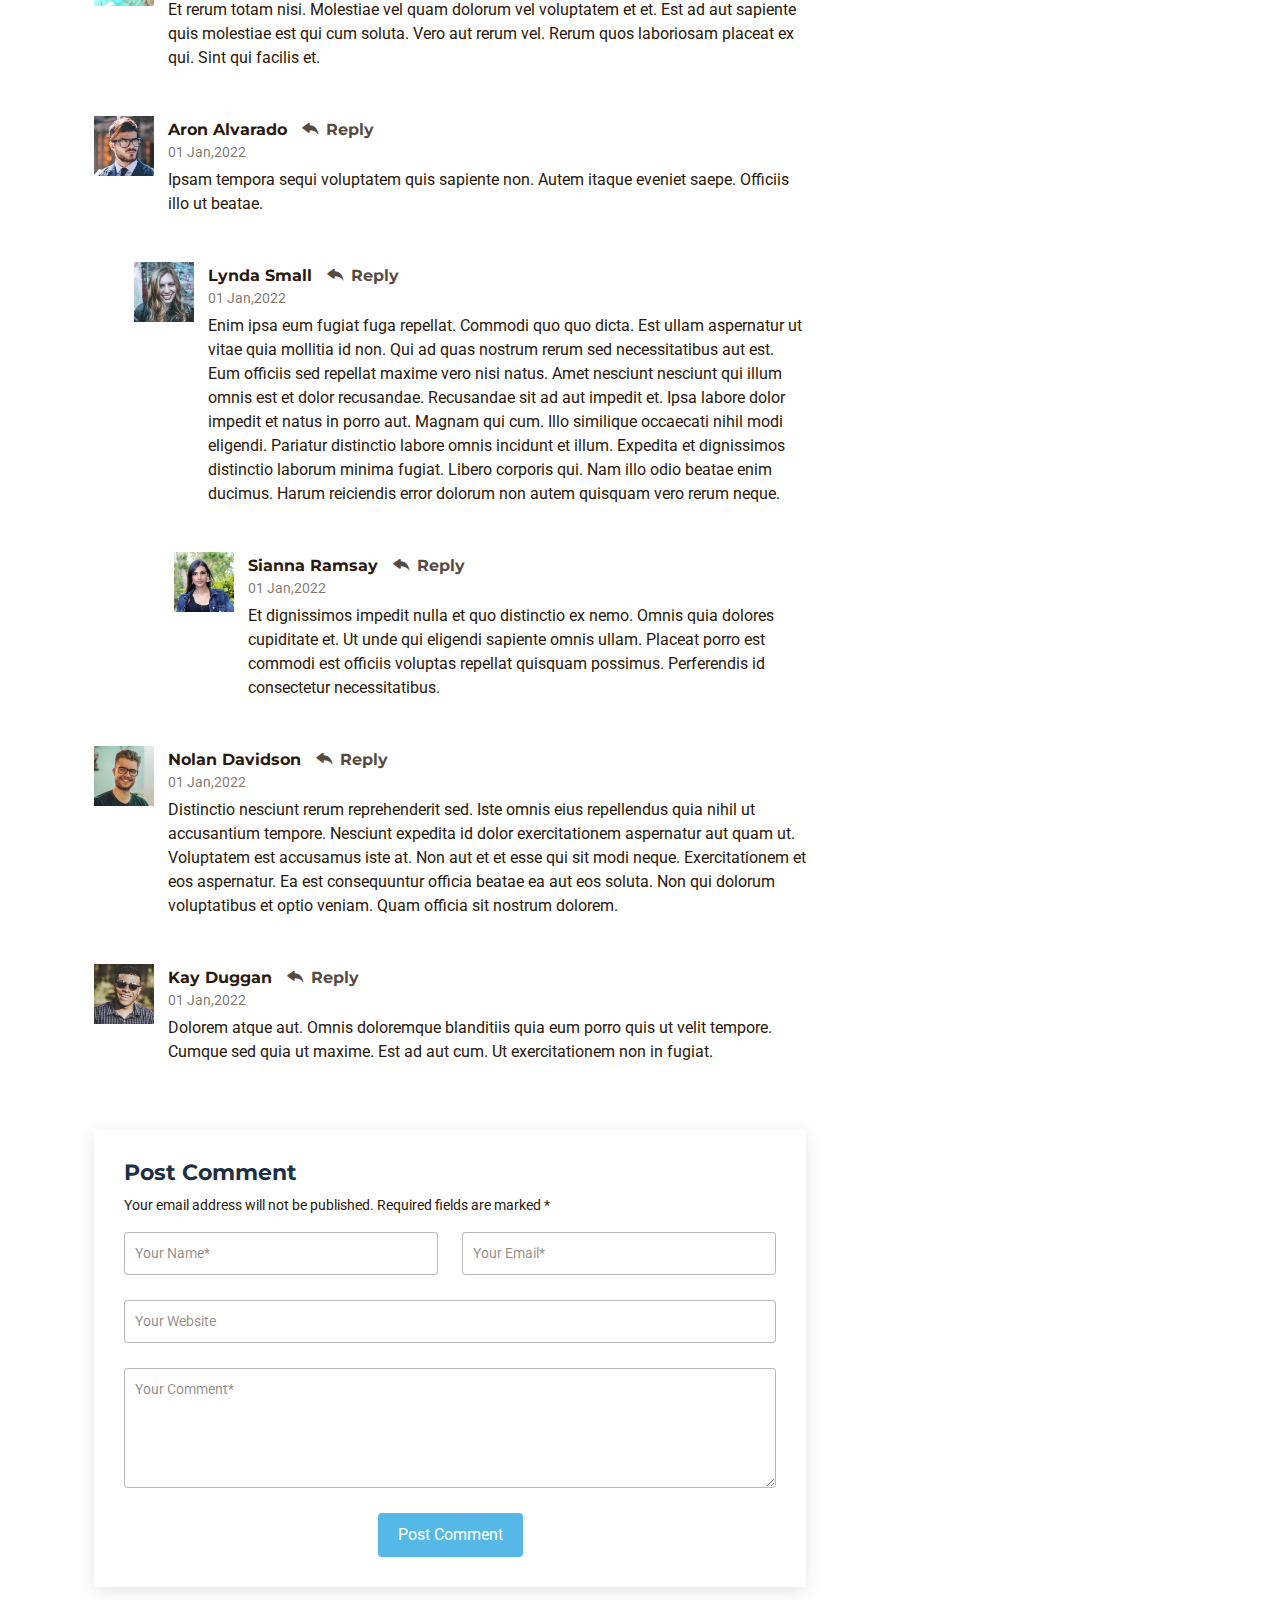
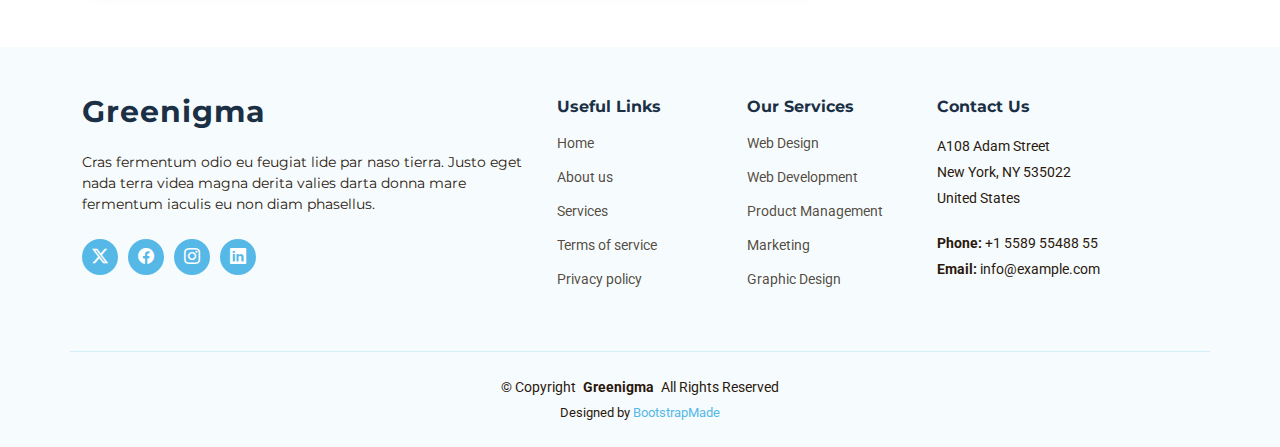
<file: blog-details.html>
<!DOCTYPE html>
<html lang="en">

<head>
  <meta charset="utf-8">
  <meta content="width=device-width, initial-scale=1.0" name="viewport">
  <title>Blog Details - Greenigma Bootstrap Template</title>
  <meta name="description" content="">
  <meta name="keywords" content="">

  <!-- Favicons -->
  <link href="assets/img/favicon.png" rel="icon">
  <link href="assets/img/apple-touch-icon.png" rel="apple-touch-icon">

  <!-- Fonts -->
  <link href="https://fonts.googleapis.com" rel="preconnect">
  <link href="https://fonts.gstatic.com" rel="preconnect" crossorigin>
  <link href="https://fonts.googleapis.com/css2?family=Roboto:ital,wght@0,100;0,300;0,400;0,500;0,700;0,900;1,100;1,300;1,400;1,500;1,700;1,900&family=Montserrat:ital,wght@0,100;0,200;0,300;0,400;0,500;0,600;0,700;0,800;0,900;1,100;1,200;1,300;1,400;1,500;1,600;1,700;1,800;1,900&family=Raleway:ital,wght@0,100;0,200;0,300;0,400;0,500;0,600;0,700;0,800;0,900;1,100;1,200;1,300;1,400;1,500;1,600;1,700;1,800;1,900&display=swap" rel="stylesheet">

  <!-- Vendor CSS Files -->
  <link href="assets/vendor/bootstrap/css/bootstrap.min.css" rel="stylesheet">
  <link href="assets/vendor/bootstrap-icons/bootstrap-icons.css" rel="stylesheet">
  <link href="assets/vendor/aos/aos.css" rel="stylesheet">
  <link href="assets/vendor/glightbox/css/glightbox.min.css" rel="stylesheet">
  <link href="assets/vendor/swiper/swiper-bundle.min.css" rel="stylesheet">

  <!-- Main CSS File -->
  <link href="assets/css/main.css" rel="stylesheet">

  <!-- =======================================================
  * Template Name: Greenigma
  * Template URL: https://bootstrapmade.com/Greenigma-bootstrap-business-template/
  * Updated: Aug 07 2024 with Bootstrap v5.3.3
  * Author: BootstrapMade.com
  * License: https://bootstrapmade.com/license/
  ======================================================== -->
</head>

<body class="blog-details-page">

  <header id="header" class="header d-flex align-items-center fixed-top">
    <div class="container-fluid container-xl position-relative d-flex align-items-center justify-content-between">

      <a href="index.html" class="logo d-flex align-items-center">
        <!-- Uncomment the line below if you also wish to use an image logo -->
        <!-- <img src="assets/img/logo.png" alt=""> -->
        <h1 class="sitename">Greenigma</h1>
      </a>

      <nav id="navmenu" class="navmenu">
        <ul>
          <li><a href="index.html">Home<br></a></li>
          <li><a href="about.html">About</a></li>
          <li><a href="services.html">Services</a></li>
          <li><a href="portfolio.html">Portfolio</a></li>
          <li><a href="team.html">Team</a></li>
          <li><a href="blog.html">Blog</a></li>
          
          <li><a href="contact.html">Contact</a></li>
        </ul>
        <i class="mobile-nav-toggle d-xl-none bi bi-list"></i>
      </nav>

    </div>
  </header>

  <main class="main">

    <!-- Page Title -->
    <div class="page-title dark-background" data-aos="fade" style="background-image: url(assets/img/blog-page-title-bg.jpg);">
      <div class="container">
        <h1>Blog Details</h1>
        <nav class="breadcrumbs">
          <ol>
            <li><a href="index.html">Home</a></li>
            <li class="current">Blog Details</li>
          </ol>
        </nav>
      </div>
    </div><!-- End Page Title -->

    <div class="container">
      <div class="row">

        <div class="col-lg-8">

          <!-- Blog Details Section -->
          <section id="blog-details" class="blog-details section">
            <div class="container">

              <article class="article">

                <div class="post-img">
                  <img src="assets/img/blog/blog-1.jpg" alt="" class="img-fluid">
                </div>

                <h2 class="title">Dolorum optio tempore voluptas dignissimos cumque fuga qui quibusdam quia</h2>

                <div class="meta-top">
                  <ul>
                    <li class="d-flex align-items-center"><i class="bi bi-person"></i> <a href="blog-details.html">John Doe</a></li>
                    <li class="d-flex align-items-center"><i class="bi bi-clock"></i> <a href="blog-details.html"><time datetime="2020-01-01">Jan 1, 2022</time></a></li>
                    <li class="d-flex align-items-center"><i class="bi bi-chat-dots"></i> <a href="blog-details.html">12 Comments</a></li>
                  </ul>
                </div><!-- End meta top -->

                <div class="content">
                  <p>
                    Similique neque nam consequuntur ad non maxime aliquam quas. Quibusdam animi praesentium. Aliquam et laboriosam eius aut nostrum quidem aliquid dicta.
                    Et eveniet enim. Qui velit est ea dolorem doloremque deleniti aperiam unde soluta. Est cum et quod quos aut ut et sit sunt. Voluptate porro consequatur assumenda perferendis dolore.
                  </p>

                  <p>
                    Sit repellat hic cupiditate hic ut nemo. Quis nihil sunt non reiciendis. Sequi in accusamus harum vel aspernatur. Excepturi numquam nihil cumque odio. Et voluptate cupiditate.
                  </p>

                  <blockquote>
                    <p>
                      Et vero doloremque tempore voluptatem ratione vel aut. Deleniti sunt animi aut. Aut eos aliquam doloribus minus autem quos.
                    </p>
                  </blockquote>

                  <p>
                    Sed quo laboriosam qui architecto. Occaecati repellendus omnis dicta inventore tempore provident voluptas mollitia aliquid. Id repellendus quia. Asperiores nihil magni dicta est suscipit perspiciatis. Voluptate ex rerum assumenda dolores nihil quaerat.
                    Dolor porro tempora et quibusdam voluptas. Beatae aut at ad qui tempore corrupti velit quisquam rerum. Omnis dolorum exercitationem harum qui qui blanditiis neque.
                    Iusto autem itaque. Repudiandae hic quae aspernatur ea neque qui. Architecto voluptatem magni. Vel magnam quod et tempora deleniti error rerum nihil tempora.
                  </p>

                  <h3>Et quae iure vel ut odit alias.</h3>
                  <p>
                    Officiis animi maxime nulla quo et harum eum quis a. Sit hic in qui quos fugit ut rerum atque. Optio provident dolores atque voluptatem rem excepturi molestiae qui. Voluptatem laborum omnis ullam quibusdam perspiciatis nulla nostrum. Voluptatum est libero eum nesciunt aliquid qui.
                    Quia et suscipit non sequi. Maxime sed odit. Beatae nesciunt nesciunt accusamus quia aut ratione aspernatur dolor. Sint harum eveniet dicta exercitationem minima. Exercitationem omnis asperiores natus aperiam dolor consequatur id ex sed. Quibusdam rerum dolores sint consequatur quidem ea.
                    Beatae minima sunt libero soluta sapiente in rem assumenda. Et qui odit voluptatem. Cum quibusdam voluptatem voluptatem accusamus mollitia aut atque aut.
                  </p>
                  <img src="assets/img/blog/blog-inside-post.jpg" class="img-fluid" alt="">

                  <h3>Ut repellat blanditiis est dolore sunt dolorum quae.</h3>
                  <p>
                    Rerum ea est assumenda pariatur quasi et quam. Facilis nam porro amet nostrum. In assumenda quia quae a id praesentium. Quos deleniti libero sed occaecati aut porro autem. Consectetur sed excepturi sint non placeat quia repellat incidunt labore. Autem facilis hic dolorum dolores vel.
                    Consectetur quasi id et optio praesentium aut asperiores eaque aut. Explicabo omnis quibusdam esse. Ex libero illum iusto totam et ut aut blanditiis. Veritatis numquam ut illum ut a quam vitae.
                  </p>
                  <p>
                    Alias quia non aliquid. Eos et ea velit. Voluptatem maxime enim omnis ipsa voluptas incidunt. Nulla sit eaque mollitia nisi asperiores est veniam.
                  </p>

                </div><!-- End post content -->

                <div class="meta-bottom">
                  <i class="bi bi-folder"></i>
                  <ul class="cats">
                    <li><a href="#">Business</a></li>
                  </ul>

                  <i class="bi bi-tags"></i>
                  <ul class="tags">
                    <li><a href="#">Creative</a></li>
                    <li><a href="#">Tips</a></li>
                    <li><a href="#">Marketing</a></li>
                  </ul>
                </div><!-- End meta bottom -->

              </article>

            </div>
          </section><!-- /Blog Details Section -->

          <!-- Blog Author Section -->
          <section id="blog-author" class="blog-author section">

            <div class="container">
              <div class="author-container d-flex align-items-center">
                <img src="assets/img/blog/blog-author.jpg" class="rounded-circle flex-shrink-0" alt="">
                <div>
                  <h4>Jane Smith</h4>
                  <div class="social-links">
                    <a href="https://x.com/#"><i class="bi bi-twitter-x"></i></a>
                    <a href="https://facebook.com/#"><i class="bi bi-facebook"></i></a>
                    <a href="https://instagram.com/#"><i class="biu bi-instagram"></i></a>
                  </div>
                  <p>
                    Itaque quidem optio quia voluptatibus dolorem dolor. Modi eum sed possimus accusantium. Quas repellat voluptatem officia numquam sint aspernatur voluptas. Esse et accusantium ut unde voluptas.
                  </p>
                </div>
              </div>
            </div>

          </section><!-- /Blog Author Section -->

          <!-- Blog Comments Section -->
          <section id="blog-comments" class="blog-comments section">

            <div class="container">

              <h4 class="comments-count">8 Comments</h4>

              <div id="comment-1" class="comment">
                <div class="d-flex">
                  <div class="comment-img"><img src="assets/img/blog/comments-1.jpg" alt=""></div>
                  <div>
                    <h5><a href="">Georgia Reader</a> <a href="#" class="reply"><i class="bi bi-reply-fill"></i> Reply</a></h5>
                    <time datetime="2020-01-01">01 Jan,2022</time>
                    <p>
                      Et rerum totam nisi. Molestiae vel quam dolorum vel voluptatem et et. Est ad aut sapiente quis molestiae est qui cum soluta.
                      Vero aut rerum vel. Rerum quos laboriosam placeat ex qui. Sint qui facilis et.
                    </p>
                  </div>
                </div>
              </div><!-- End comment #1 -->

              <div id="comment-2" class="comment">
                <div class="d-flex">
                  <div class="comment-img"><img src="assets/img/blog/comments-2.jpg" alt=""></div>
                  <div>
                    <h5><a href="">Aron Alvarado</a> <a href="#" class="reply"><i class="bi bi-reply-fill"></i> Reply</a></h5>
                    <time datetime="2020-01-01">01 Jan,2022</time>
                    <p>
                      Ipsam tempora sequi voluptatem quis sapiente non. Autem itaque eveniet saepe. Officiis illo ut beatae.
                    </p>
                  </div>
                </div>

                <div id="comment-reply-1" class="comment comment-reply">
                  <div class="d-flex">
                    <div class="comment-img"><img src="assets/img/blog/comments-3.jpg" alt=""></div>
                    <div>
                      <h5><a href="">Lynda Small</a> <a href="#" class="reply"><i class="bi bi-reply-fill"></i> Reply</a></h5>
                      <time datetime="2020-01-01">01 Jan,2022</time>
                      <p>
                        Enim ipsa eum fugiat fuga repellat. Commodi quo quo dicta. Est ullam aspernatur ut vitae quia mollitia id non. Qui ad quas nostrum rerum sed necessitatibus aut est. Eum officiis sed repellat maxime vero nisi natus. Amet nesciunt nesciunt qui illum omnis est et dolor recusandae.

                        Recusandae sit ad aut impedit et. Ipsa labore dolor impedit et natus in porro aut. Magnam qui cum. Illo similique occaecati nihil modi eligendi. Pariatur distinctio labore omnis incidunt et illum. Expedita et dignissimos distinctio laborum minima fugiat.

                        Libero corporis qui. Nam illo odio beatae enim ducimus. Harum reiciendis error dolorum non autem quisquam vero rerum neque.
                      </p>
                    </div>
                  </div>

                  <div id="comment-reply-2" class="comment comment-reply">
                    <div class="d-flex">
                      <div class="comment-img"><img src="assets/img/blog/comments-4.jpg" alt=""></div>
                      <div>
                        <h5><a href="">Sianna Ramsay</a> <a href="#" class="reply"><i class="bi bi-reply-fill"></i> Reply</a></h5>
                        <time datetime="2020-01-01">01 Jan,2022</time>
                        <p>
                          Et dignissimos impedit nulla et quo distinctio ex nemo. Omnis quia dolores cupiditate et. Ut unde qui eligendi sapiente omnis ullam. Placeat porro est commodi est officiis voluptas repellat quisquam possimus. Perferendis id consectetur necessitatibus.
                        </p>
                      </div>
                    </div>

                  </div><!-- End comment reply #2-->

                </div><!-- End comment reply #1-->

              </div><!-- End comment #2-->

              <div id="comment-3" class="comment">
                <div class="d-flex">
                  <div class="comment-img"><img src="assets/img/blog/comments-5.jpg" alt=""></div>
                  <div>
                    <h5><a href="">Nolan Davidson</a> <a href="#" class="reply"><i class="bi bi-reply-fill"></i> Reply</a></h5>
                    <time datetime="2020-01-01">01 Jan,2022</time>
                    <p>
                      Distinctio nesciunt rerum reprehenderit sed. Iste omnis eius repellendus quia nihil ut accusantium tempore. Nesciunt expedita id dolor exercitationem aspernatur aut quam ut. Voluptatem est accusamus iste at.
                      Non aut et et esse qui sit modi neque. Exercitationem et eos aspernatur. Ea est consequuntur officia beatae ea aut eos soluta. Non qui dolorum voluptatibus et optio veniam. Quam officia sit nostrum dolorem.
                    </p>
                  </div>
                </div>

              </div><!-- End comment #3 -->

              <div id="comment-4" class="comment">
                <div class="d-flex">
                  <div class="comment-img"><img src="assets/img/blog/comments-6.jpg" alt=""></div>
                  <div>
                    <h5><a href="">Kay Duggan</a> <a href="#" class="reply"><i class="bi bi-reply-fill"></i> Reply</a></h5>
                    <time datetime="2020-01-01">01 Jan,2022</time>
                    <p>
                      Dolorem atque aut. Omnis doloremque blanditiis quia eum porro quis ut velit tempore. Cumque sed quia ut maxime. Est ad aut cum. Ut exercitationem non in fugiat.
                    </p>
                  </div>
                </div>

              </div><!-- End comment #4 -->

            </div>

          </section><!-- /Blog Comments Section -->

          <!-- Comment Form Section -->
          <section id="comment-form" class="comment-form section">
            <div class="container">

              <form action="">

                <h4>Post Comment</h4>
                <p>Your email address will not be published. Required fields are marked * </p>
                <div class="row">
                  <div class="col-md-6 form-group">
                    <input name="name" type="text" class="form-control" placeholder="Your Name*">
                  </div>
                  <div class="col-md-6 form-group">
                    <input name="email" type="text" class="form-control" placeholder="Your Email*">
                  </div>
                </div>
                <div class="row">
                  <div class="col form-group">
                    <input name="website" type="text" class="form-control" placeholder="Your Website">
                  </div>
                </div>
                <div class="row">
                  <div class="col form-group">
                    <textarea name="comment" class="form-control" placeholder="Your Comment*"></textarea>
                  </div>
                </div>

                <div class="text-center">
                  <button type="submit" class="btn btn-primary">Post Comment</button>
                </div>

              </form>

            </div>
          </section><!-- /Comment Form Section -->

        </div>

        <div class="col-lg-4 sidebar">

          <div class="widgets-container">

            <!-- Search Widget -->
            <div class="search-widget widget-item">

              <h3 class="widget-title">Search</h3>
              <form action="">
                <input type="text">
                <button type="submit" title="Search"><i class="bi bi-search"></i></button>
              </form>

            </div><!--/Search Widget -->

            <!-- Categories Widget -->
            <div class="categories-widget widget-item">

              <h3 class="widget-title">Categories</h3>
              <ul class="mt-3">
                <li><a href="#">General <span>(25)</span></a></li>
                <li><a href="#">Lifestyle <span>(12)</span></a></li>
                <li><a href="#">Travel <span>(5)</span></a></li>
                <li><a href="#">Design <span>(22)</span></a></li>
                <li><a href="#">Creative <span>(8)</span></a></li>
                <li><a href="#">Educaion <span>(14)</span></a></li>
              </ul>

            </div><!--/Categories Widget -->

            <!-- Recent Posts Widget -->
            <div class="recent-posts-widget widget-item">

              <h3 class="widget-title">Recent Posts</h3>

              <div class="post-item">
                <img src="assets/img/blog/blog-recent-1.jpg" alt="" class="flex-shrink-0">
                <div>
                  <h4><a href="blog-details.html">Nihil blanditiis at in nihil autem</a></h4>
                  <time datetime="2020-01-01">Jan 1, 2020</time>
                </div>
              </div><!-- End recent post item-->

              <div class="post-item">
                <img src="assets/img/blog/blog-recent-2.jpg" alt="" class="flex-shrink-0">
                <div>
                  <h4><a href="blog-details.html">Quidem autem et impedit</a></h4>
                  <time datetime="2020-01-01">Jan 1, 2020</time>
                </div>
              </div><!-- End recent post item-->

              <div class="post-item">
                <img src="assets/img/blog/blog-recent-3.jpg" alt="" class="flex-shrink-0">
                <div>
                  <h4><a href="blog-details.html">Id quia et et ut maxime similique occaecati ut</a></h4>
                  <time datetime="2020-01-01">Jan 1, 2020</time>
                </div>
              </div><!-- End recent post item-->

              <div class="post-item">
                <img src="assets/img/blog/blog-recent-4.jpg" alt="" class="flex-shrink-0">
                <div>
                  <h4><a href="blog-details.html">Laborum corporis quo dara net para</a></h4>
                  <time datetime="2020-01-01">Jan 1, 2020</time>
                </div>
              </div><!-- End recent post item-->

              <div class="post-item">
                <img src="assets/img/blog/blog-recent-5.jpg" alt="" class="flex-shrink-0">
                <div>
                  <h4><a href="blog-details.html">Et dolores corrupti quae illo quod dolor</a></h4>
                  <time datetime="2020-01-01">Jan 1, 2020</time>
                </div>
              </div><!-- End recent post item-->

            </div><!--/Recent Posts Widget -->

            <!-- Tags Widget -->
            <div class="tags-widget widget-item">

              <h3 class="widget-title">Tags</h3>
              <ul>
                <li><a href="#">App</a></li>
                <li><a href="#">IT</a></li>
                <li><a href="#">Business</a></li>
                <li><a href="#">Mac</a></li>
                <li><a href="#">Design</a></li>
                <li><a href="#">Office</a></li>
                <li><a href="#">Creative</a></li>
                <li><a href="#">Studio</a></li>
                <li><a href="#">Smart</a></li>
                <li><a href="#">Tips</a></li>
                <li><a href="#">Marketing</a></li>
              </ul>

            </div><!--/Tags Widget -->

          </div>

        </div>

      </div>
    </div>

  </main>

  <footer id="footer" class="footer light-background">

    <div class="footer-top">
      <div class="container">
        <div class="row gy-4">
          <div class="col-lg-5 col-md-12 footer-about">
            <a href="index.html" class="logo d-flex align-items-center">
              <span class="sitename">Greenigma</span>
            </a>
            <p>Cras fermentum odio eu feugiat lide par naso tierra. Justo eget nada terra videa magna derita valies darta donna mare fermentum iaculis eu non diam phasellus.</p>
            <div class="social-links d-flex mt-4">
              <a href=""><i class="bi bi-twitter-x"></i></a>
              <a href=""><i class="bi bi-facebook"></i></a>
              <a href=""><i class="bi bi-instagram"></i></a>
              <a href=""><i class="bi bi-linkedin"></i></a>
            </div>
          </div>

          <div class="col-lg-2 col-6 footer-links">
            <h4>Useful Links</h4>
            <ul>
              <li><a href="#">Home</a></li>
              <li><a href="#">About us</a></li>
              <li><a href="#">Services</a></li>
              <li><a href="#">Terms of service</a></li>
              <li><a href="#">Privacy policy</a></li>
            </ul>
          </div>

          <div class="col-lg-2 col-6 footer-links">
            <h4>Our Services</h4>
            <ul>
              <li><a href="#">Web Design</a></li>
              <li><a href="#">Web Development</a></li>
              <li><a href="#">Product Management</a></li>
              <li><a href="#">Marketing</a></li>
              <li><a href="#">Graphic Design</a></li>
            </ul>
          </div>

          <div class="col-lg-3 col-md-12 footer-contact text-center text-md-start">
            <h4>Contact Us</h4>
            <p>A108 Adam Street</p>
            <p>New York, NY 535022</p>
            <p>United States</p>
            <p class="mt-4"><strong>Phone:</strong> <span>+1 5589 55488 55</span></p>
            <p><strong>Email:</strong> <span>info@example.com</span></p>
          </div>

        </div>
      </div>
    </div>

    <div class="container copyright text-center">
      <p>© <span>Copyright</span> <strong class="px-1 sitename">Greenigma</strong> <span>All Rights Reserved</span></p>
      <div class="credits">
        <!-- All the links in the footer should remain intact. -->
        <!-- You can delete the links only if you've purchased the pro version. -->
        <!-- Licensing information: https://bootstrapmade.com/license/ -->
        <!-- Purchase the pro version with working PHP/AJAX contact form: [buy-url] -->
        Designed by <a href="https://bootstrapmade.com/">BootstrapMade</a>
      </div>
    </div>

  </footer>

  <!-- Scroll Top -->
  <a href="#" id="scroll-top" class="scroll-top d-flex align-items-center justify-content-center"><i class="bi bi-arrow-up-short"></i></a>

  <!-- Preloader -->
  <div id="preloader"></div>

  <!-- Vendor JS Files -->
  <script src="assets/vendor/bootstrap/js/bootstrap.bundle.min.js"></script>
  <script src="assets/vendor/php-email-form/validate.js"></script>
  <script src="assets/vendor/aos/aos.js"></script>
  <script src="assets/vendor/glightbox/js/glightbox.min.js"></script>
  <script src="assets/vendor/swiper/swiper-bundle.min.js"></script>
  <script src="assets/vendor/imagesloaded/imagesloaded.pkgd.min.js"></script>
  <script src="assets/vendor/isotope-layout/isotope.pkgd.min.js"></script>

  <!-- Main JS File -->
  <script src="assets/js/main.js"></script>

</body>

</html>
</file>
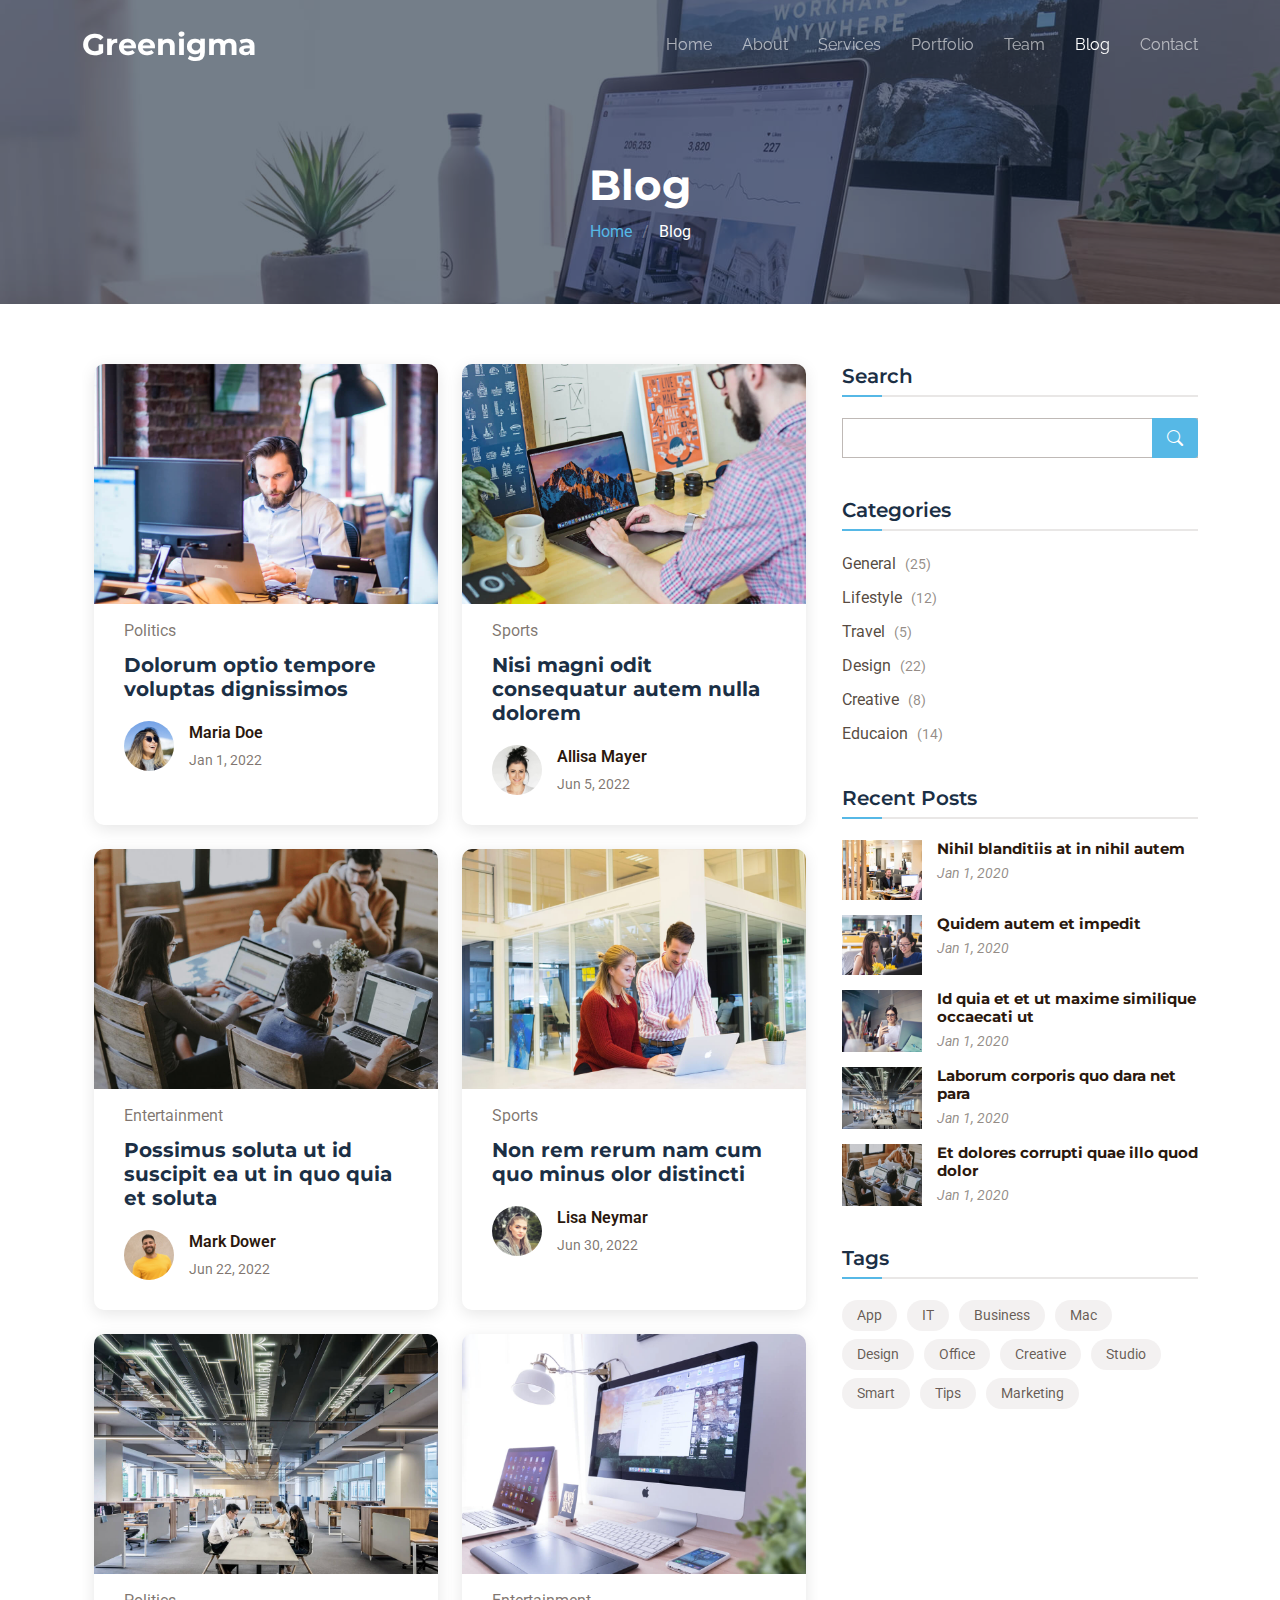
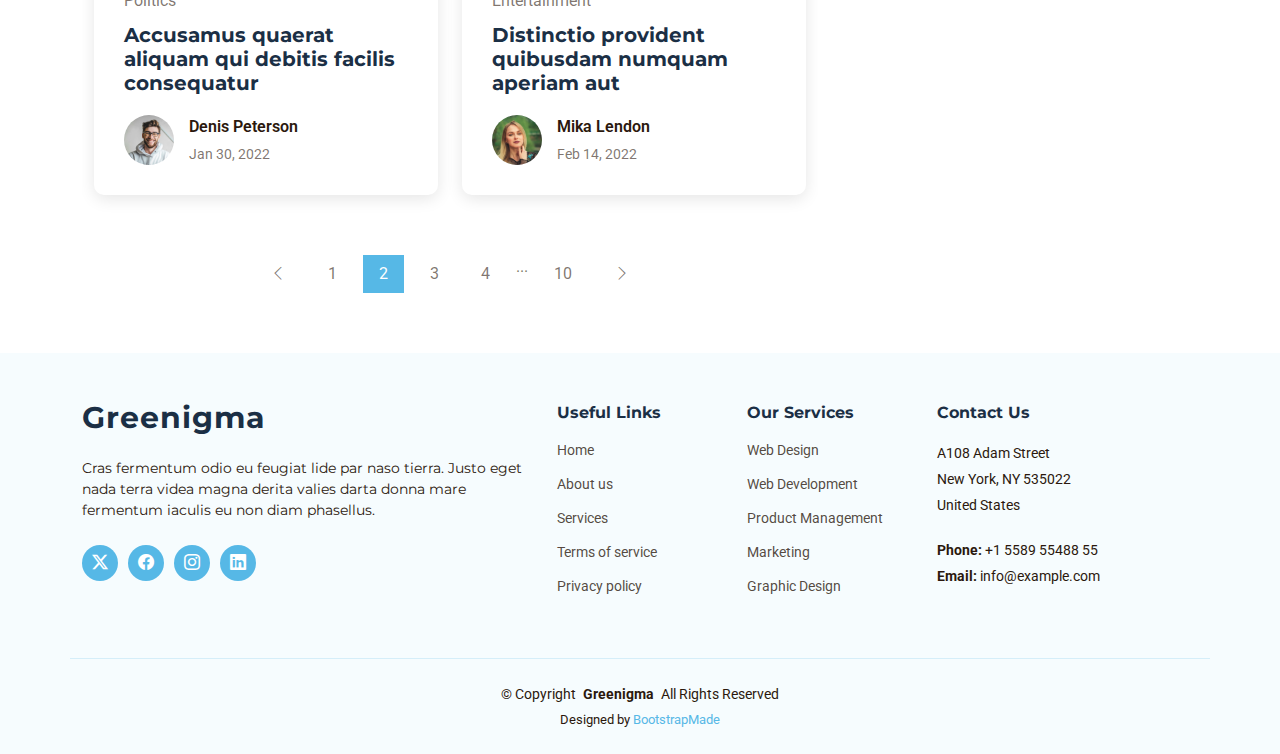
<file: blog.html>
<!DOCTYPE html>
<html lang="en">

<head>
  <meta charset="utf-8">
  <meta content="width=device-width, initial-scale=1.0" name="viewport">
  <title>Blog - Greenigma Bootstrap Template</title>
  <meta name="description" content="">
  <meta name="keywords" content="">

  <!-- Favicons -->
  <link href="assets/img/favicon.png" rel="icon">
  <link href="assets/img/apple-touch-icon.png" rel="apple-touch-icon">

  <!-- Fonts -->
  <link href="https://fonts.googleapis.com" rel="preconnect">
  <link href="https://fonts.gstatic.com" rel="preconnect" crossorigin>
  <link href="https://fonts.googleapis.com/css2?family=Roboto:ital,wght@0,100;0,300;0,400;0,500;0,700;0,900;1,100;1,300;1,400;1,500;1,700;1,900&family=Montserrat:ital,wght@0,100;0,200;0,300;0,400;0,500;0,600;0,700;0,800;0,900;1,100;1,200;1,300;1,400;1,500;1,600;1,700;1,800;1,900&family=Raleway:ital,wght@0,100;0,200;0,300;0,400;0,500;0,600;0,700;0,800;0,900;1,100;1,200;1,300;1,400;1,500;1,600;1,700;1,800;1,900&display=swap" rel="stylesheet">

  <!-- Vendor CSS Files -->
  <link href="assets/vendor/bootstrap/css/bootstrap.min.css" rel="stylesheet">
  <link href="assets/vendor/bootstrap-icons/bootstrap-icons.css" rel="stylesheet">
  <link href="assets/vendor/aos/aos.css" rel="stylesheet">
  <link href="assets/vendor/glightbox/css/glightbox.min.css" rel="stylesheet">
  <link href="assets/vendor/swiper/swiper-bundle.min.css" rel="stylesheet">

  <!-- Main CSS File -->
  <link href="assets/css/main.css" rel="stylesheet">

  <!-- =======================================================
  * Template Name: Greenigma
  * Template URL: https://bootstrapmade.com/Greenigma-bootstrap-business-template/
  * Updated: Aug 07 2024 with Bootstrap v5.3.3
  * Author: BootstrapMade.com
  * License: https://bootstrapmade.com/license/
  ======================================================== -->
</head>

<body class="blog-page">

  <header id="header" class="header d-flex align-items-center fixed-top">
    <div class="container-fluid container-xl position-relative d-flex align-items-center justify-content-between">

      <a href="index.html" class="logo d-flex align-items-center">
        <!-- Uncomment the line below if you also wish to use an image logo -->
        <!-- <img src="assets/img/logo.png" alt=""> -->
        <h1 class="sitename">Greenigma</h1>
      </a>

      <nav id="navmenu" class="navmenu">
        <ul>
          <li><a href="index.html">Home<br></a></li>
          <li><a href="about.html">About</a></li>
          <li><a href="services.html">Services</a></li>
          <li><a href="portfolio.html">Portfolio</a></li>
          <li><a href="team.html">Team</a></li>
          <li><a href="blog.html" class="active">Blog</a></li>
          
          <li><a href="contact.html">Contact</a></li>
        </ul>
        <i class="mobile-nav-toggle d-xl-none bi bi-list"></i>
      </nav>

    </div>
  </header>

  <main class="main">

    <!-- Page Title -->
    <div class="page-title dark-background" data-aos="fade" style="background-image: url(assets/img/blog-page-title-bg.jpg);">
      <div class="container">
        <h1>Blog</h1>
        <nav class="breadcrumbs">
          <ol>
            <li><a href="index.html">Home</a></li>
            <li class="current">Blog</li>
          </ol>
        </nav>
      </div>
    </div><!-- End Page Title -->

    <div class="container">
      <div class="row">

        <div class="col-lg-8">

          <!-- Blog Posts Section -->
          <section id="blog-posts" class="blog-posts section">

            <div class="container">
              <div class="row gy-4">

                <div class="col-lg-6">
                  <article>

                    <div class="post-img">
                      <img src="assets/img/blog/blog-1.jpg" alt="" class="img-fluid">
                    </div>

                    <p class="post-category">Politics</p>

                    <h2 class="title">
                      <a href="blog-details.html">Dolorum optio tempore voluptas dignissimos</a>
                    </h2>

                    <div class="d-flex align-items-center">
                      <img src="assets/img/blog/blog-author.jpg" alt="" class="img-fluid post-author-img flex-shrink-0">
                      <div class="post-meta">
                        <p class="post-author">Maria Doe</p>
                        <p class="post-date">
                          <time datetime="2022-01-01">Jan 1, 2022</time>
                        </p>
                      </div>
                    </div>

                  </article>
                </div><!-- End post list item -->

                <div class="col-lg-6">
                  <article>

                    <div class="post-img">
                      <img src="assets/img/blog/blog-2.jpg" alt="" class="img-fluid">
                    </div>

                    <p class="post-category">Sports</p>

                    <h2 class="title">
                      <a href="blog-details.html">Nisi magni odit consequatur autem nulla dolorem</a>
                    </h2>

                    <div class="d-flex align-items-center">
                      <img src="assets/img/blog/blog-author-2.jpg" alt="" class="img-fluid post-author-img flex-shrink-0">
                      <div class="post-meta">
                        <p class="post-author">Allisa Mayer</p>
                        <p class="post-date">
                          <time datetime="2022-01-01">Jun 5, 2022</time>
                        </p>
                      </div>
                    </div>

                  </article>
                </div><!-- End post list item -->

                <div class="col-lg-6">
                  <article>

                    <div class="post-img">
                      <img src="assets/img/blog/blog-3.jpg" alt="" class="img-fluid">
                    </div>

                    <p class="post-category">Entertainment</p>

                    <h2 class="title">
                      <a href="blog-details.html">Possimus soluta ut id suscipit ea ut in quo quia et soluta</a>
                    </h2>

                    <div class="d-flex align-items-center">
                      <img src="assets/img/blog/blog-author-3.jpg" alt="" class="img-fluid post-author-img flex-shrink-0">
                      <div class="post-meta">
                        <p class="post-author">Mark Dower</p>
                        <p class="post-date">
                          <time datetime="2022-01-01">Jun 22, 2022</time>
                        </p>
                      </div>
                    </div>

                  </article>
                </div><!-- End post list item -->

                <div class="col-lg-6">
                  <article>

                    <div class="post-img">
                      <img src="assets/img/blog/blog-4.jpg" alt="" class="img-fluid">
                    </div>

                    <p class="post-category">Sports</p>

                    <h2 class="title">
                      <a href="blog-details.html">Non rem rerum nam cum quo minus olor distincti</a>
                    </h2>

                    <div class="d-flex align-items-center">
                      <img src="assets/img/blog/blog-author-4.jpg" alt="" class="img-fluid post-author-img flex-shrink-0">
                      <div class="post-meta">
                        <p class="post-author">Lisa Neymar</p>
                        <p class="post-date">
                          <time datetime="2022-01-01">Jun 30, 2022</time>
                        </p>
                      </div>
                    </div>

                  </article>
                </div><!-- End post list item -->

                <div class="col-lg-6">
                  <article>

                    <div class="post-img">
                      <img src="assets/img/blog/blog-5.jpg" alt="" class="img-fluid">
                    </div>

                    <p class="post-category">Politics</p>

                    <h2 class="title">
                      <a href="blog-details.html">Accusamus quaerat aliquam qui debitis facilis consequatur</a>
                    </h2>

                    <div class="d-flex align-items-center">
                      <img src="assets/img/blog/blog-author-5.jpg" alt="" class="img-fluid post-author-img flex-shrink-0">
                      <div class="post-meta">
                        <p class="post-author">Denis Peterson</p>
                        <p class="post-date">
                          <time datetime="2022-01-01">Jan 30, 2022</time>
                        </p>
                      </div>
                    </div>

                  </article>
                </div><!-- End post list item -->

                <div class="col-lg-6">
                  <article>

                    <div class="post-img">
                      <img src="assets/img/blog/blog-6.jpg" alt="" class="img-fluid">
                    </div>

                    <p class="post-category">Entertainment</p>

                    <h2 class="title">
                      <a href="blog-details.html">Distinctio provident quibusdam numquam aperiam aut</a>
                    </h2>

                    <div class="d-flex align-items-center">
                      <img src="assets/img/blog/blog-author-6.jpg" alt="" class="img-fluid post-author-img flex-shrink-0">
                      <div class="post-meta">
                        <p class="post-author">Mika Lendon</p>
                        <p class="post-date">
                          <time datetime="2022-01-01">Feb 14, 2022</time>
                        </p>
                      </div>
                    </div>

                  </article>
                </div><!-- End post list item -->

              </div>
            </div>

          </section><!-- /Blog Posts Section -->

          <!-- Blog Pagination Section -->
          <section id="blog-pagination" class="blog-pagination section">

            <div class="container">
              <div class="d-flex justify-content-center">
                <ul>
                  <li><a href="#"><i class="bi bi-chevron-left"></i></a></li>
                  <li><a href="#">1</a></li>
                  <li><a href="#" class="active">2</a></li>
                  <li><a href="#">3</a></li>
                  <li><a href="#">4</a></li>
                  <li>...</li>
                  <li><a href="#">10</a></li>
                  <li><a href="#"><i class="bi bi-chevron-right"></i></a></li>
                </ul>
              </div>
            </div>

          </section><!-- /Blog Pagination Section -->

        </div>

        <div class="col-lg-4 sidebar">

          <div class="widgets-container">

            <!-- Search Widget -->
            <div class="search-widget widget-item">

              <h3 class="widget-title">Search</h3>
              <form action="">
                <input type="text">
                <button type="submit" title="Search"><i class="bi bi-search"></i></button>
              </form>

            </div><!--/Search Widget -->

            <!-- Categories Widget -->
            <div class="categories-widget widget-item">

              <h3 class="widget-title">Categories</h3>
              <ul class="mt-3">
                <li><a href="#">General <span>(25)</span></a></li>
                <li><a href="#">Lifestyle <span>(12)</span></a></li>
                <li><a href="#">Travel <span>(5)</span></a></li>
                <li><a href="#">Design <span>(22)</span></a></li>
                <li><a href="#">Creative <span>(8)</span></a></li>
                <li><a href="#">Educaion <span>(14)</span></a></li>
              </ul>

            </div><!--/Categories Widget -->

            <!-- Recent Posts Widget -->
            <div class="recent-posts-widget widget-item">

              <h3 class="widget-title">Recent Posts</h3>

              <div class="post-item">
                <img src="assets/img/blog/blog-recent-1.jpg" alt="" class="flex-shrink-0">
                <div>
                  <h4><a href="blog-details.html">Nihil blanditiis at in nihil autem</a></h4>
                  <time datetime="2020-01-01">Jan 1, 2020</time>
                </div>
              </div><!-- End recent post item-->

              <div class="post-item">
                <img src="assets/img/blog/blog-recent-2.jpg" alt="" class="flex-shrink-0">
                <div>
                  <h4><a href="blog-details.html">Quidem autem et impedit</a></h4>
                  <time datetime="2020-01-01">Jan 1, 2020</time>
                </div>
              </div><!-- End recent post item-->

              <div class="post-item">
                <img src="assets/img/blog/blog-recent-3.jpg" alt="" class="flex-shrink-0">
                <div>
                  <h4><a href="blog-details.html">Id quia et et ut maxime similique occaecati ut</a></h4>
                  <time datetime="2020-01-01">Jan 1, 2020</time>
                </div>
              </div><!-- End recent post item-->

              <div class="post-item">
                <img src="assets/img/blog/blog-recent-4.jpg" alt="" class="flex-shrink-0">
                <div>
                  <h4><a href="blog-details.html">Laborum corporis quo dara net para</a></h4>
                  <time datetime="2020-01-01">Jan 1, 2020</time>
                </div>
              </div><!-- End recent post item-->

              <div class="post-item">
                <img src="assets/img/blog/blog-recent-5.jpg" alt="" class="flex-shrink-0">
                <div>
                  <h4><a href="blog-details.html">Et dolores corrupti quae illo quod dolor</a></h4>
                  <time datetime="2020-01-01">Jan 1, 2020</time>
                </div>
              </div><!-- End recent post item-->

            </div><!--/Recent Posts Widget -->

            <!-- Tags Widget -->
            <div class="tags-widget widget-item">

              <h3 class="widget-title">Tags</h3>
              <ul>
                <li><a href="#">App</a></li>
                <li><a href="#">IT</a></li>
                <li><a href="#">Business</a></li>
                <li><a href="#">Mac</a></li>
                <li><a href="#">Design</a></li>
                <li><a href="#">Office</a></li>
                <li><a href="#">Creative</a></li>
                <li><a href="#">Studio</a></li>
                <li><a href="#">Smart</a></li>
                <li><a href="#">Tips</a></li>
                <li><a href="#">Marketing</a></li>
              </ul>

            </div><!--/Tags Widget -->

          </div>

        </div>

      </div>
    </div>

  </main>

  <footer id="footer" class="footer light-background">

    <div class="footer-top">
      <div class="container">
        <div class="row gy-4">
          <div class="col-lg-5 col-md-12 footer-about">
            <a href="index.html" class="logo d-flex align-items-center">
              <span class="sitename">Greenigma</span>
            </a>
            <p>Cras fermentum odio eu feugiat lide par naso tierra. Justo eget nada terra videa magna derita valies darta donna mare fermentum iaculis eu non diam phasellus.</p>
            <div class="social-links d-flex mt-4">
              <a href=""><i class="bi bi-twitter-x"></i></a>
              <a href=""><i class="bi bi-facebook"></i></a>
              <a href=""><i class="bi bi-instagram"></i></a>
              <a href=""><i class="bi bi-linkedin"></i></a>
            </div>
          </div>

          <div class="col-lg-2 col-6 footer-links">
            <h4>Useful Links</h4>
            <ul>
              <li><a href="#">Home</a></li>
              <li><a href="#">About us</a></li>
              <li><a href="#">Services</a></li>
              <li><a href="#">Terms of service</a></li>
              <li><a href="#">Privacy policy</a></li>
            </ul>
          </div>

          <div class="col-lg-2 col-6 footer-links">
            <h4>Our Services</h4>
            <ul>
              <li><a href="#">Web Design</a></li>
              <li><a href="#">Web Development</a></li>
              <li><a href="#">Product Management</a></li>
              <li><a href="#">Marketing</a></li>
              <li><a href="#">Graphic Design</a></li>
            </ul>
          </div>

          <div class="col-lg-3 col-md-12 footer-contact text-center text-md-start">
            <h4>Contact Us</h4>
            <p>A108 Adam Street</p>
            <p>New York, NY 535022</p>
            <p>United States</p>
            <p class="mt-4"><strong>Phone:</strong> <span>+1 5589 55488 55</span></p>
            <p><strong>Email:</strong> <span>info@example.com</span></p>
          </div>

        </div>
      </div>
    </div>

    <div class="container copyright text-center">
      <p>© <span>Copyright</span> <strong class="px-1 sitename">Greenigma</strong> <span>All Rights Reserved</span></p>
      <div class="credits">
        <!-- All the links in the footer should remain intact. -->
        <!-- You can delete the links only if you've purchased the pro version. -->
        <!-- Licensing information: https://bootstrapmade.com/license/ -->
        <!-- Purchase the pro version with working PHP/AJAX contact form: [buy-url] -->
        Designed by <a href="https://bootstrapmade.com/">BootstrapMade</a>
      </div>
    </div>

  </footer>

  <!-- Scroll Top -->
  <a href="#" id="scroll-top" class="scroll-top d-flex align-items-center justify-content-center"><i class="bi bi-arrow-up-short"></i></a>

  <!-- Preloader -->
  <div id="preloader"></div>

  <!-- Vendor JS Files -->
  <script src="assets/vendor/bootstrap/js/bootstrap.bundle.min.js"></script>
  <script src="assets/vendor/php-email-form/validate.js"></script>
  <script src="assets/vendor/aos/aos.js"></script>
  <script src="assets/vendor/glightbox/js/glightbox.min.js"></script>
  <script src="assets/vendor/swiper/swiper-bundle.min.js"></script>
  <script src="assets/vendor/imagesloaded/imagesloaded.pkgd.min.js"></script>
  <script src="assets/vendor/isotope-layout/isotope.pkgd.min.js"></script>

  <!-- Main JS File -->
  <script src="assets/js/main.js"></script>

</body>

</html>
</file>
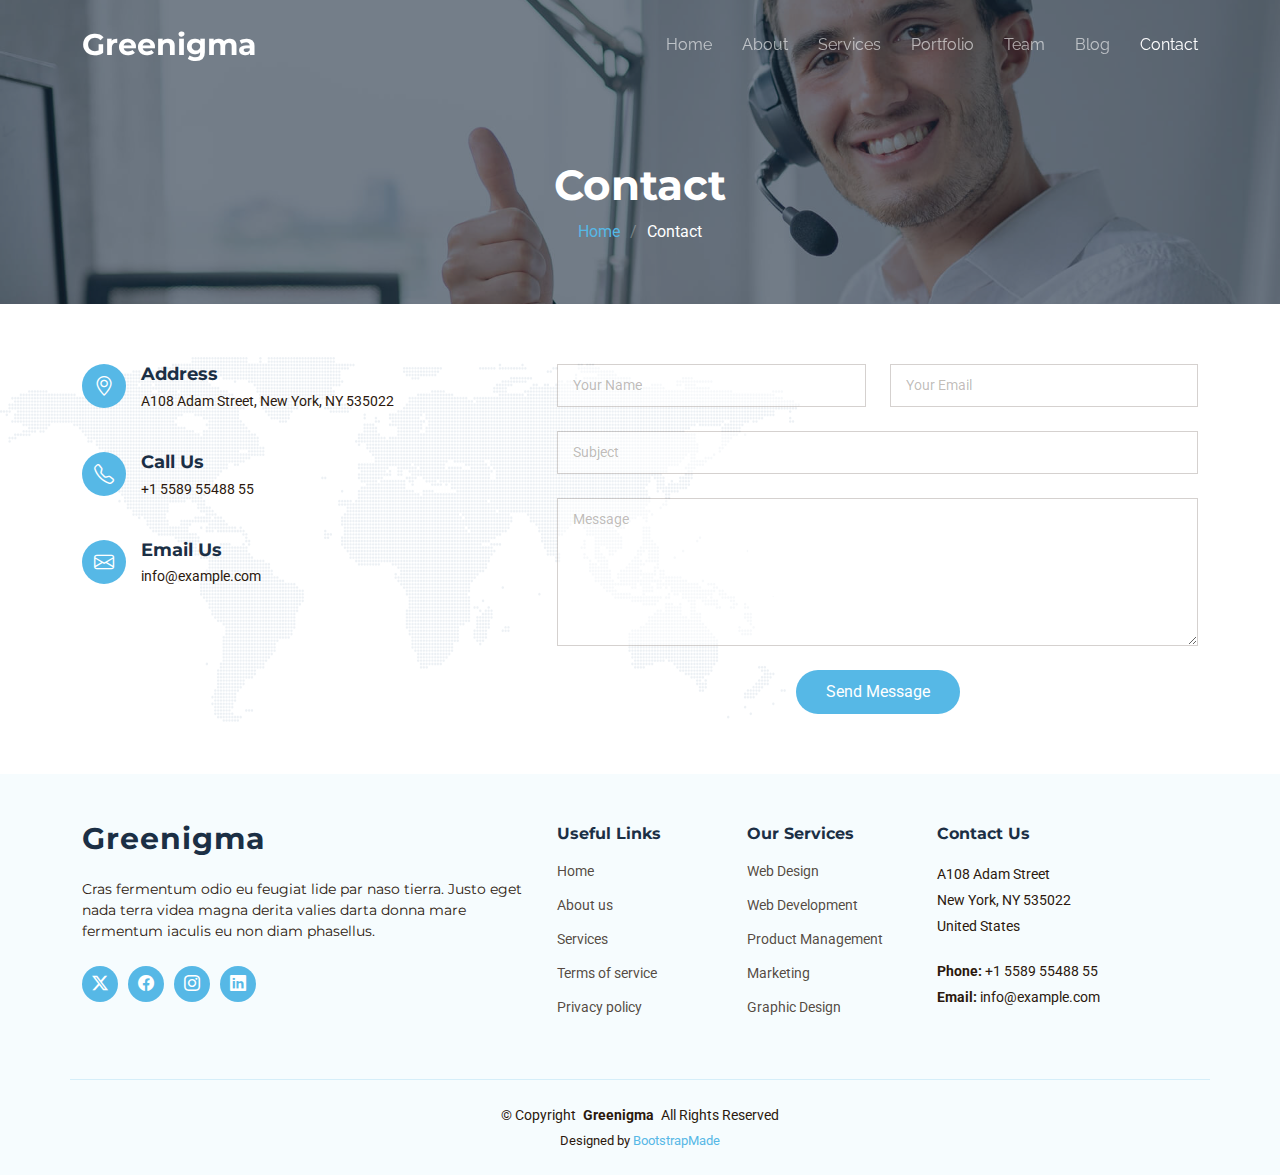
<file: contact.html>
<!DOCTYPE html>
<html lang="en">

<head>
  <meta charset="utf-8">
  <meta content="width=device-width, initial-scale=1.0" name="viewport">
  <title>Contact - Greenigma Bootstrap Template</title>
  <meta name="description" content="">
  <meta name="keywords" content="">

  <!-- Favicons -->
  <link href="assets/img/favicon.png" rel="icon">
  <link href="assets/img/apple-touch-icon.png" rel="apple-touch-icon">

  <!-- Fonts -->
  <link href="https://fonts.googleapis.com" rel="preconnect">
  <link href="https://fonts.gstatic.com" rel="preconnect" crossorigin>
  <link href="https://fonts.googleapis.com/css2?family=Roboto:ital,wght@0,100;0,300;0,400;0,500;0,700;0,900;1,100;1,300;1,400;1,500;1,700;1,900&family=Montserrat:ital,wght@0,100;0,200;0,300;0,400;0,500;0,600;0,700;0,800;0,900;1,100;1,200;1,300;1,400;1,500;1,600;1,700;1,800;1,900&family=Raleway:ital,wght@0,100;0,200;0,300;0,400;0,500;0,600;0,700;0,800;0,900;1,100;1,200;1,300;1,400;1,500;1,600;1,700;1,800;1,900&display=swap" rel="stylesheet">

  <!-- Vendor CSS Files -->
  <link href="assets/vendor/bootstrap/css/bootstrap.min.css" rel="stylesheet">
  <link href="assets/vendor/bootstrap-icons/bootstrap-icons.css" rel="stylesheet">
  <link href="assets/vendor/aos/aos.css" rel="stylesheet">
  <link href="assets/vendor/glightbox/css/glightbox.min.css" rel="stylesheet">
  <link href="assets/vendor/swiper/swiper-bundle.min.css" rel="stylesheet">

  <!-- Main CSS File -->
  <link href="assets/css/main.css" rel="stylesheet">

  <!-- =======================================================
  * Template Name: Greenigma
  * Template URL: https://bootstrapmade.com/Greenigma-bootstrap-business-template/
  * Updated: Aug 07 2024 with Bootstrap v5.3.3
  * Author: BootstrapMade.com
  * License: https://bootstrapmade.com/license/
  ======================================================== -->
</head>

<body class="contact-page">

  <header id="header" class="header d-flex align-items-center fixed-top">
    <div class="container-fluid container-xl position-relative d-flex align-items-center justify-content-between">

      <a href="index.html" class="logo d-flex align-items-center">
        <!-- Uncomment the line below if you also wish to use an image logo -->
        <!-- <img src="assets/img/logo.png" alt=""> -->
        <h1 class="sitename">Greenigma</h1>
      </a>

      <nav id="navmenu" class="navmenu">
        <ul>
          <li><a href="index.html">Home<br></a></li>
          <li><a href="about.html">About</a></li>
          <li><a href="services.html">Services</a></li>
          <li><a href="portfolio.html">Portfolio</a></li>
          <li><a href="team.html">Team</a></li>
          <li><a href="blog.html">Blog</a></li>
          
          <li><a href="contact.html" class="active">Contact</a></li>
        </ul>
        <i class="mobile-nav-toggle d-xl-none bi bi-list"></i>
      </nav>

    </div>
  </header>

  <main class="main">

    <!-- Page Title -->
    <div class="page-title dark-background" data-aos="fade" style="background-image: url(assets/img/contact-page-title-bg.jpg);">
      <div class="container">
        <h1>Contact</h1>
        <nav class="breadcrumbs">
          <ol>
            <li><a href="index.html">Home</a></li>
            <li class="current">Contact</li>
          </ol>
        </nav>
      </div>
    </div><!-- End Page Title -->

    <!-- Contact Section -->
    <section id="contact" class="contact section">

      <div class="container position-relative" data-aos="fade-up" data-aos-delay="100">

        <div class="row gy-4">

          <div class="col-lg-5">
            <div class="info-item d-flex" data-aos="fade-up" data-aos-delay="200">
              <i class="bi bi-geo-alt flex-shrink-0"></i>
              <div>
                <h3>Address</h3>
                <p>A108 Adam Street, New York, NY 535022</p>
              </div>
            </div><!-- End Info Item -->

            <div class="info-item d-flex" data-aos="fade-up" data-aos-delay="300">
              <i class="bi bi-telephone flex-shrink-0"></i>
              <div>
                <h3>Call Us</h3>
                <p>+1 5589 55488 55</p>
              </div>
            </div><!-- End Info Item -->

            <div class="info-item d-flex" data-aos="fade-up" data-aos-delay="400">
              <i class="bi bi-envelope flex-shrink-0"></i>
              <div>
                <h3>Email Us</h3>
                <p>info@example.com</p>
              </div>
            </div><!-- End Info Item -->

          </div>

          <div class="col-lg-7">
            <form action="forms/contact.php" method="post" class="php-email-form" data-aos="fade-up" data-aos-delay="500">
              <div class="row gy-4">

                <div class="col-md-6">
                  <input type="text" name="name" class="form-control" placeholder="Your Name" required="">
                </div>

                <div class="col-md-6 ">
                  <input type="email" class="form-control" name="email" placeholder="Your Email" required="">
                </div>

                <div class="col-md-12">
                  <input type="text" class="form-control" name="subject" placeholder="Subject" required="">
                </div>

                <div class="col-md-12">
                  <textarea class="form-control" name="message" rows="6" placeholder="Message" required=""></textarea>
                </div>

                <div class="col-md-12 text-center">
                  <div class="loading">Loading</div>
                  <div class="error-message"></div>
                  <div class="sent-message">Your message has been sent. Thank you!</div>

                  <button type="submit">Send Message</button>
                </div>

              </div>
            </form>
          </div><!-- End Contact Form -->

        </div>

      </div>

    </section><!-- /Contact Section -->

  </main>

  <footer id="footer" class="footer light-background">

    <div class="footer-top">
      <div class="container">
        <div class="row gy-4">
          <div class="col-lg-5 col-md-12 footer-about">
            <a href="index.html" class="logo d-flex align-items-center">
              <span class="sitename">Greenigma</span>
            </a>
            <p>Cras fermentum odio eu feugiat lide par naso tierra. Justo eget nada terra videa magna derita valies darta donna mare fermentum iaculis eu non diam phasellus.</p>
            <div class="social-links d-flex mt-4">
              <a href=""><i class="bi bi-twitter-x"></i></a>
              <a href=""><i class="bi bi-facebook"></i></a>
              <a href=""><i class="bi bi-instagram"></i></a>
              <a href=""><i class="bi bi-linkedin"></i></a>
            </div>
          </div>

          <div class="col-lg-2 col-6 footer-links">
            <h4>Useful Links</h4>
            <ul>
              <li><a href="#">Home</a></li>
              <li><a href="#">About us</a></li>
              <li><a href="#">Services</a></li>
              <li><a href="#">Terms of service</a></li>
              <li><a href="#">Privacy policy</a></li>
            </ul>
          </div>

          <div class="col-lg-2 col-6 footer-links">
            <h4>Our Services</h4>
            <ul>
              <li><a href="#">Web Design</a></li>
              <li><a href="#">Web Development</a></li>
              <li><a href="#">Product Management</a></li>
              <li><a href="#">Marketing</a></li>
              <li><a href="#">Graphic Design</a></li>
            </ul>
          </div>

          <div class="col-lg-3 col-md-12 footer-contact text-center text-md-start">
            <h4>Contact Us</h4>
            <p>A108 Adam Street</p>
            <p>New York, NY 535022</p>
            <p>United States</p>
            <p class="mt-4"><strong>Phone:</strong> <span>+1 5589 55488 55</span></p>
            <p><strong>Email:</strong> <span>info@example.com</span></p>
          </div>

        </div>
      </div>
    </div>

    <div class="container copyright text-center">
      <p>© <span>Copyright</span> <strong class="px-1 sitename">Greenigma</strong> <span>All Rights Reserved</span></p>
      <div class="credits">
        <!-- All the links in the footer should remain intact. -->
        <!-- You can delete the links only if you've purchased the pro version. -->
        <!-- Licensing information: https://bootstrapmade.com/license/ -->
        <!-- Purchase the pro version with working PHP/AJAX contact form: [buy-url] -->
        Designed by <a href="https://bootstrapmade.com/">BootstrapMade</a>
      </div>
    </div>

  </footer>

  <!-- Scroll Top -->
  <a href="#" id="scroll-top" class="scroll-top d-flex align-items-center justify-content-center"><i class="bi bi-arrow-up-short"></i></a>

  <!-- Preloader -->
  <div id="preloader"></div>

  <!-- Vendor JS Files -->
  <script src="assets/vendor/bootstrap/js/bootstrap.bundle.min.js"></script>
  <script src="assets/vendor/php-email-form/validate.js"></script>
  <script src="assets/vendor/aos/aos.js"></script>
  <script src="assets/vendor/glightbox/js/glightbox.min.js"></script>
  <script src="assets/vendor/swiper/swiper-bundle.min.js"></script>
  <script src="assets/vendor/imagesloaded/imagesloaded.pkgd.min.js"></script>
  <script src="assets/vendor/isotope-layout/isotope.pkgd.min.js"></script>

  <!-- Main JS File -->
  <script src="assets/js/main.js"></script>

</body>

</html>
</file>
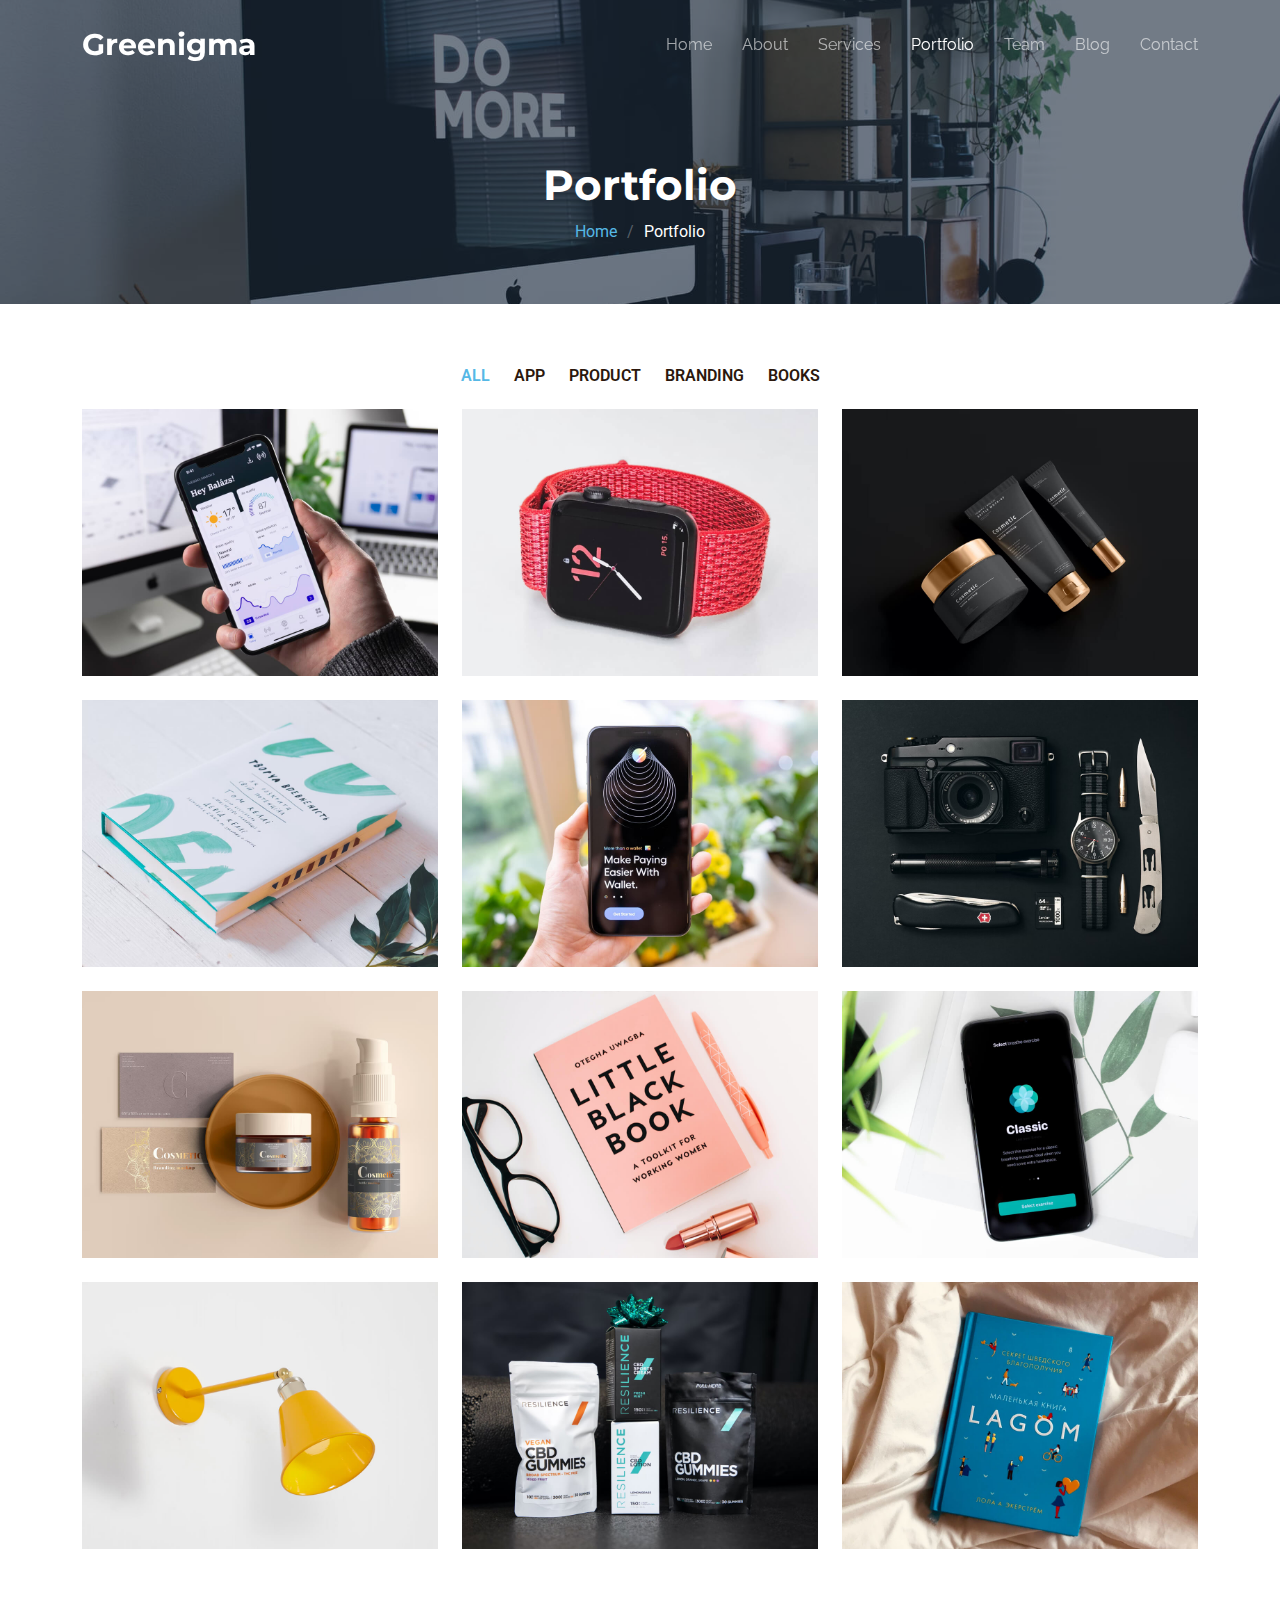
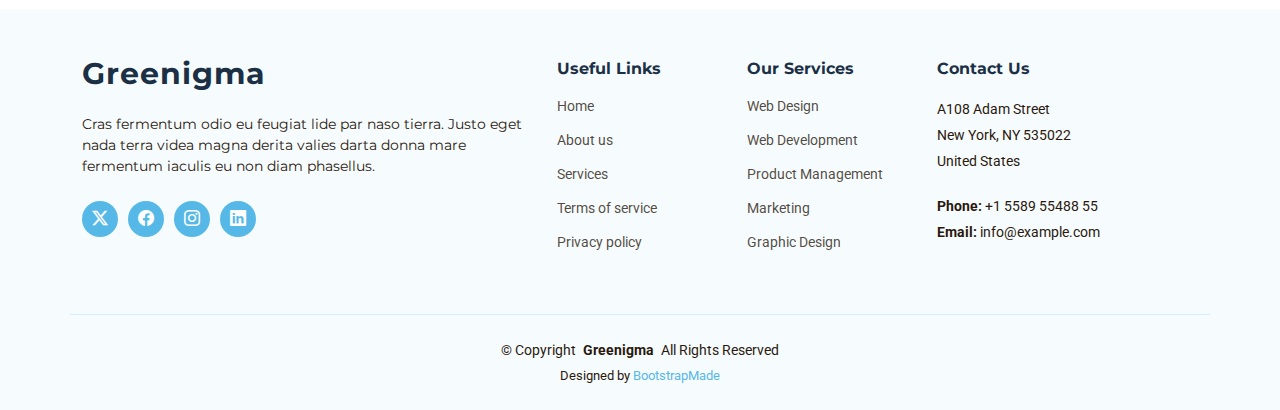
<file: portfolio.html>
<!DOCTYPE html>
<html lang="en">

<head>
  <meta charset="utf-8">
  <meta content="width=device-width, initial-scale=1.0" name="viewport">
  <title>Portfolio - Greenigma Bootstrap Template</title>
  <meta name="description" content="">
  <meta name="keywords" content="">

  <!-- Favicons -->
  <link href="assets/img/favicon.png" rel="icon">
  <link href="assets/img/apple-touch-icon.png" rel="apple-touch-icon">

  <!-- Fonts -->
  <link href="https://fonts.googleapis.com" rel="preconnect">
  <link href="https://fonts.gstatic.com" rel="preconnect" crossorigin>
  <link href="https://fonts.googleapis.com/css2?family=Roboto:ital,wght@0,100;0,300;0,400;0,500;0,700;0,900;1,100;1,300;1,400;1,500;1,700;1,900&family=Montserrat:ital,wght@0,100;0,200;0,300;0,400;0,500;0,600;0,700;0,800;0,900;1,100;1,200;1,300;1,400;1,500;1,600;1,700;1,800;1,900&family=Raleway:ital,wght@0,100;0,200;0,300;0,400;0,500;0,600;0,700;0,800;0,900;1,100;1,200;1,300;1,400;1,500;1,600;1,700;1,800;1,900&display=swap" rel="stylesheet">

  <!-- Vendor CSS Files -->
  <link href="assets/vendor/bootstrap/css/bootstrap.min.css" rel="stylesheet">
  <link href="assets/vendor/bootstrap-icons/bootstrap-icons.css" rel="stylesheet">
  <link href="assets/vendor/aos/aos.css" rel="stylesheet">
  <link href="assets/vendor/glightbox/css/glightbox.min.css" rel="stylesheet">
  <link href="assets/vendor/swiper/swiper-bundle.min.css" rel="stylesheet">

  <!-- Main CSS File -->
  <link href="assets/css/main.css" rel="stylesheet">

  <!-- =======================================================
  * Template Name: Greenigma
  * Template URL: https://bootstrapmade.com/Greenigma-bootstrap-business-template/
  * Updated: Aug 07 2024 with Bootstrap v5.3.3
  * Author: BootstrapMade.com
  * License: https://bootstrapmade.com/license/
  ======================================================== -->
</head>

<body class="portfolio-page">

  <header id="header" class="header d-flex align-items-center fixed-top">
    <div class="container-fluid container-xl position-relative d-flex align-items-center justify-content-between">

      <a href="index.html" class="logo d-flex align-items-center">
        <!-- Uncomment the line below if you also wish to use an image logo -->
        <!-- <img src="assets/img/logo.png" alt=""> -->
        <h1 class="sitename">Greenigma</h1>
      </a>

      <nav id="navmenu" class="navmenu">
        <ul>
          <li><a href="index.html">Home<br></a></li>
          <li><a href="about.html">About</a></li>
          <li><a href="services.html">Services</a></li>
          <li><a href="portfolio.html" class="active">Portfolio</a></li>
          <li><a href="team.html">Team</a></li>
          <li><a href="blog.html">Blog</a></li>
          
          <li><a href="contact.html">Contact</a></li>
        </ul>
        <i class="mobile-nav-toggle d-xl-none bi bi-list"></i>
      </nav>

    </div>
  </header>

  <main class="main">

    <!-- Page Title -->
    <div class="page-title dark-background" data-aos="fade" style="background-image: url(assets/img/portfolio-page-title-bg.jpg);">
      <div class="container">
        <h1>Portfolio</h1>
        <nav class="breadcrumbs">
          <ol>
            <li><a href="index.html">Home</a></li>
            <li class="current">Portfolio</li>
          </ol>
        </nav>
      </div>
    </div><!-- End Page Title -->

    <!-- Portfolio Section -->
    <section id="portfolio" class="portfolio section">

      <div class="container">

        <div class="isotope-layout" data-default-filter="*" data-layout="masonry" data-sort="original-order">

          <ul class="portfolio-filters isotope-filters" data-aos="fade-up" data-aos-delay="100">
            <li data-filter="*" class="filter-active">All</li>
            <li data-filter=".filter-app">App</li>
            <li data-filter=".filter-product">Product</li>
            <li data-filter=".filter-branding">Branding</li>
            <li data-filter=".filter-books">Books</li>
          </ul><!-- End Portfolio Filters -->

          <div class="row gy-4 isotope-container" data-aos="fade-up" data-aos-delay="200">

            <div class="col-lg-4 col-md-6 portfolio-item isotope-item filter-app">
              <img src="assets/img/portfolio/app-1.jpg" class="img-fluid" alt="">
              <div class="portfolio-info">
                <h4>App 1</h4>
                <p>Lorem ipsum, dolor sit amet consectetur</p>
                <a href="assets/img/portfolio/app-1.jpg" title="App 1" data-gallery="portfolio-gallery-app" class="glightbox preview-link"><i class="bi bi-zoom-in"></i></a>
                <a href="portfolio-details.html" title="More Details" class="details-link"><i class="bi bi-link-45deg"></i></a>
              </div>
            </div><!-- End Portfolio Item -->

            <div class="col-lg-4 col-md-6 portfolio-item isotope-item filter-product">
              <img src="assets/img/portfolio/product-1.jpg" class="img-fluid" alt="">
              <div class="portfolio-info">
                <h4>Product 1</h4>
                <p>Lorem ipsum, dolor sit amet consectetur</p>
                <a href="assets/img/portfolio/product-1.jpg" title="Product 1" data-gallery="portfolio-gallery-product" class="glightbox preview-link"><i class="bi bi-zoom-in"></i></a>
                <a href="portfolio-details.html" title="More Details" class="details-link"><i class="bi bi-link-45deg"></i></a>
              </div>
            </div><!-- End Portfolio Item -->

            <div class="col-lg-4 col-md-6 portfolio-item isotope-item filter-branding">
              <img src="assets/img/portfolio/branding-1.jpg" class="img-fluid" alt="">
              <div class="portfolio-info">
                <h4>Branding 1</h4>
                <p>Lorem ipsum, dolor sit amet consectetur</p>
                <a href="assets/img/portfolio/branding-1.jpg" title="Branding 1" data-gallery="portfolio-gallery-branding" class="glightbox preview-link"><i class="bi bi-zoom-in"></i></a>
                <a href="portfolio-details.html" title="More Details" class="details-link"><i class="bi bi-link-45deg"></i></a>
              </div>
            </div><!-- End Portfolio Item -->

            <div class="col-lg-4 col-md-6 portfolio-item isotope-item filter-books">
              <img src="assets/img/portfolio/books-1.jpg" class="img-fluid" alt="">
              <div class="portfolio-info">
                <h4>Books 1</h4>
                <p>Lorem ipsum, dolor sit amet consectetur</p>
                <a href="assets/img/portfolio/books-1.jpg" title="Branding 1" data-gallery="portfolio-gallery-book" class="glightbox preview-link"><i class="bi bi-zoom-in"></i></a>
                <a href="portfolio-details.html" title="More Details" class="details-link"><i class="bi bi-link-45deg"></i></a>
              </div>
            </div><!-- End Portfolio Item -->

            <div class="col-lg-4 col-md-6 portfolio-item isotope-item filter-app">
              <img src="assets/img/portfolio/app-2.jpg" class="img-fluid" alt="">
              <div class="portfolio-info">
                <h4>App 2</h4>
                <p>Lorem ipsum, dolor sit amet consectetur</p>
                <a href="assets/img/portfolio/app-2.jpg" title="App 2" data-gallery="portfolio-gallery-app" class="glightbox preview-link"><i class="bi bi-zoom-in"></i></a>
                <a href="portfolio-details.html" title="More Details" class="details-link"><i class="bi bi-link-45deg"></i></a>
              </div>
            </div><!-- End Portfolio Item -->

            <div class="col-lg-4 col-md-6 portfolio-item isotope-item filter-product">
              <img src="assets/img/portfolio/product-2.jpg" class="img-fluid" alt="">
              <div class="portfolio-info">
                <h4>Product 2</h4>
                <p>Lorem ipsum, dolor sit amet consectetur</p>
                <a href="assets/img/portfolio/product-2.jpg" title="Product 2" data-gallery="portfolio-gallery-product" class="glightbox preview-link"><i class="bi bi-zoom-in"></i></a>
                <a href="portfolio-details.html" title="More Details" class="details-link"><i class="bi bi-link-45deg"></i></a>
              </div>
            </div><!-- End Portfolio Item -->

            <div class="col-lg-4 col-md-6 portfolio-item isotope-item filter-branding">
              <img src="assets/img/portfolio/branding-2.jpg" class="img-fluid" alt="">
              <div class="portfolio-info">
                <h4>Branding 2</h4>
                <p>Lorem ipsum, dolor sit amet consectetur</p>
                <a href="assets/img/portfolio/branding-2.jpg" title="Branding 2" data-gallery="portfolio-gallery-branding" class="glightbox preview-link"><i class="bi bi-zoom-in"></i></a>
                <a href="portfolio-details.html" title="More Details" class="details-link"><i class="bi bi-link-45deg"></i></a>
              </div>
            </div><!-- End Portfolio Item -->

            <div class="col-lg-4 col-md-6 portfolio-item isotope-item filter-books">
              <img src="assets/img/portfolio/books-2.jpg" class="img-fluid" alt="">
              <div class="portfolio-info">
                <h4>Books 2</h4>
                <p>Lorem ipsum, dolor sit amet consectetur</p>
                <a href="assets/img/portfolio/books-2.jpg" title="Branding 2" data-gallery="portfolio-gallery-book" class="glightbox preview-link"><i class="bi bi-zoom-in"></i></a>
                <a href="portfolio-details.html" title="More Details" class="details-link"><i class="bi bi-link-45deg"></i></a>
              </div>
            </div><!-- End Portfolio Item -->

            <div class="col-lg-4 col-md-6 portfolio-item isotope-item filter-app">
              <img src="assets/img/portfolio/app-3.jpg" class="img-fluid" alt="">
              <div class="portfolio-info">
                <h4>App 3</h4>
                <p>Lorem ipsum, dolor sit amet consectetur</p>
                <a href="assets/img/portfolio/app-3.jpg" title="App 3" data-gallery="portfolio-gallery-app" class="glightbox preview-link"><i class="bi bi-zoom-in"></i></a>
                <a href="portfolio-details.html" title="More Details" class="details-link"><i class="bi bi-link-45deg"></i></a>
              </div>
            </div><!-- End Portfolio Item -->

            <div class="col-lg-4 col-md-6 portfolio-item isotope-item filter-product">
              <img src="assets/img/portfolio/product-3.jpg" class="img-fluid" alt="">
              <div class="portfolio-info">
                <h4>Product 3</h4>
                <p>Lorem ipsum, dolor sit amet consectetur</p>
                <a href="assets/img/portfolio/product-3.jpg" title="Product 3" data-gallery="portfolio-gallery-product" class="glightbox preview-link"><i class="bi bi-zoom-in"></i></a>
                <a href="portfolio-details.html" title="More Details" class="details-link"><i class="bi bi-link-45deg"></i></a>
              </div>
            </div><!-- End Portfolio Item -->

            <div class="col-lg-4 col-md-6 portfolio-item isotope-item filter-branding">
              <img src="assets/img/portfolio/branding-3.jpg" class="img-fluid" alt="">
              <div class="portfolio-info">
                <h4>Branding 3</h4>
                <p>Lorem ipsum, dolor sit amet consectetur</p>
                <a href="assets/img/portfolio/branding-3.jpg" title="Branding 2" data-gallery="portfolio-gallery-branding" class="glightbox preview-link"><i class="bi bi-zoom-in"></i></a>
                <a href="portfolio-details.html" title="More Details" class="details-link"><i class="bi bi-link-45deg"></i></a>
              </div>
            </div><!-- End Portfolio Item -->

            <div class="col-lg-4 col-md-6 portfolio-item isotope-item filter-books">
              <img src="assets/img/portfolio/books-3.jpg" class="img-fluid" alt="">
              <div class="portfolio-info">
                <h4>Books 3</h4>
                <p>Lorem ipsum, dolor sit amet consectetur</p>
                <a href="assets/img/portfolio/books-3.jpg" title="Branding 3" data-gallery="portfolio-gallery-book" class="glightbox preview-link"><i class="bi bi-zoom-in"></i></a>
                <a href="portfolio-details.html" title="More Details" class="details-link"><i class="bi bi-link-45deg"></i></a>
              </div>
            </div><!-- End Portfolio Item -->

          </div><!-- End Portfolio Container -->

        </div>

      </div>

    </section><!-- /Portfolio Section -->

  </main>

  <footer id="footer" class="footer light-background">

    <div class="footer-top">
      <div class="container">
        <div class="row gy-4">
          <div class="col-lg-5 col-md-12 footer-about">
            <a href="index.html" class="logo d-flex align-items-center">
              <span class="sitename">Greenigma</span>
            </a>
            <p>Cras fermentum odio eu feugiat lide par naso tierra. Justo eget nada terra videa magna derita valies darta donna mare fermentum iaculis eu non diam phasellus.</p>
            <div class="social-links d-flex mt-4">
              <a href=""><i class="bi bi-twitter-x"></i></a>
              <a href=""><i class="bi bi-facebook"></i></a>
              <a href=""><i class="bi bi-instagram"></i></a>
              <a href=""><i class="bi bi-linkedin"></i></a>
            </div>
          </div>

          <div class="col-lg-2 col-6 footer-links">
            <h4>Useful Links</h4>
            <ul>
              <li><a href="#">Home</a></li>
              <li><a href="#">About us</a></li>
              <li><a href="#">Services</a></li>
              <li><a href="#">Terms of service</a></li>
              <li><a href="#">Privacy policy</a></li>
            </ul>
          </div>

          <div class="col-lg-2 col-6 footer-links">
            <h4>Our Services</h4>
            <ul>
              <li><a href="#">Web Design</a></li>
              <li><a href="#">Web Development</a></li>
              <li><a href="#">Product Management</a></li>
              <li><a href="#">Marketing</a></li>
              <li><a href="#">Graphic Design</a></li>
            </ul>
          </div>

          <div class="col-lg-3 col-md-12 footer-contact text-center text-md-start">
            <h4>Contact Us</h4>
            <p>A108 Adam Street</p>
            <p>New York, NY 535022</p>
            <p>United States</p>
            <p class="mt-4"><strong>Phone:</strong> <span>+1 5589 55488 55</span></p>
            <p><strong>Email:</strong> <span>info@example.com</span></p>
          </div>

        </div>
      </div>
    </div>

    <div class="container copyright text-center">
      <p>© <span>Copyright</span> <strong class="px-1 sitename">Greenigma</strong> <span>All Rights Reserved</span></p>
      <div class="credits">
        <!-- All the links in the footer should remain intact. -->
        <!-- You can delete the links only if you've purchased the pro version. -->
        <!-- Licensing information: https://bootstrapmade.com/license/ -->
        <!-- Purchase the pro version with working PHP/AJAX contact form: [buy-url] -->
        Designed by <a href="https://bootstrapmade.com/">BootstrapMade</a>
      </div>
    </div>

  </footer>

  <!-- Scroll Top -->
  <a href="#" id="scroll-top" class="scroll-top d-flex align-items-center justify-content-center"><i class="bi bi-arrow-up-short"></i></a>

  <!-- Preloader -->
  <div id="preloader"></div>

  <!-- Vendor JS Files -->
  <script src="assets/vendor/bootstrap/js/bootstrap.bundle.min.js"></script>
  <script src="assets/vendor/php-email-form/validate.js"></script>
  <script src="assets/vendor/aos/aos.js"></script>
  <script src="assets/vendor/glightbox/js/glightbox.min.js"></script>
  <script src="assets/vendor/swiper/swiper-bundle.min.js"></script>
  <script src="assets/vendor/imagesloaded/imagesloaded.pkgd.min.js"></script>
  <script src="assets/vendor/isotope-layout/isotope.pkgd.min.js"></script>

  <!-- Main JS File -->
  <script src="assets/js/main.js"></script>

</body>

</html>
</file>
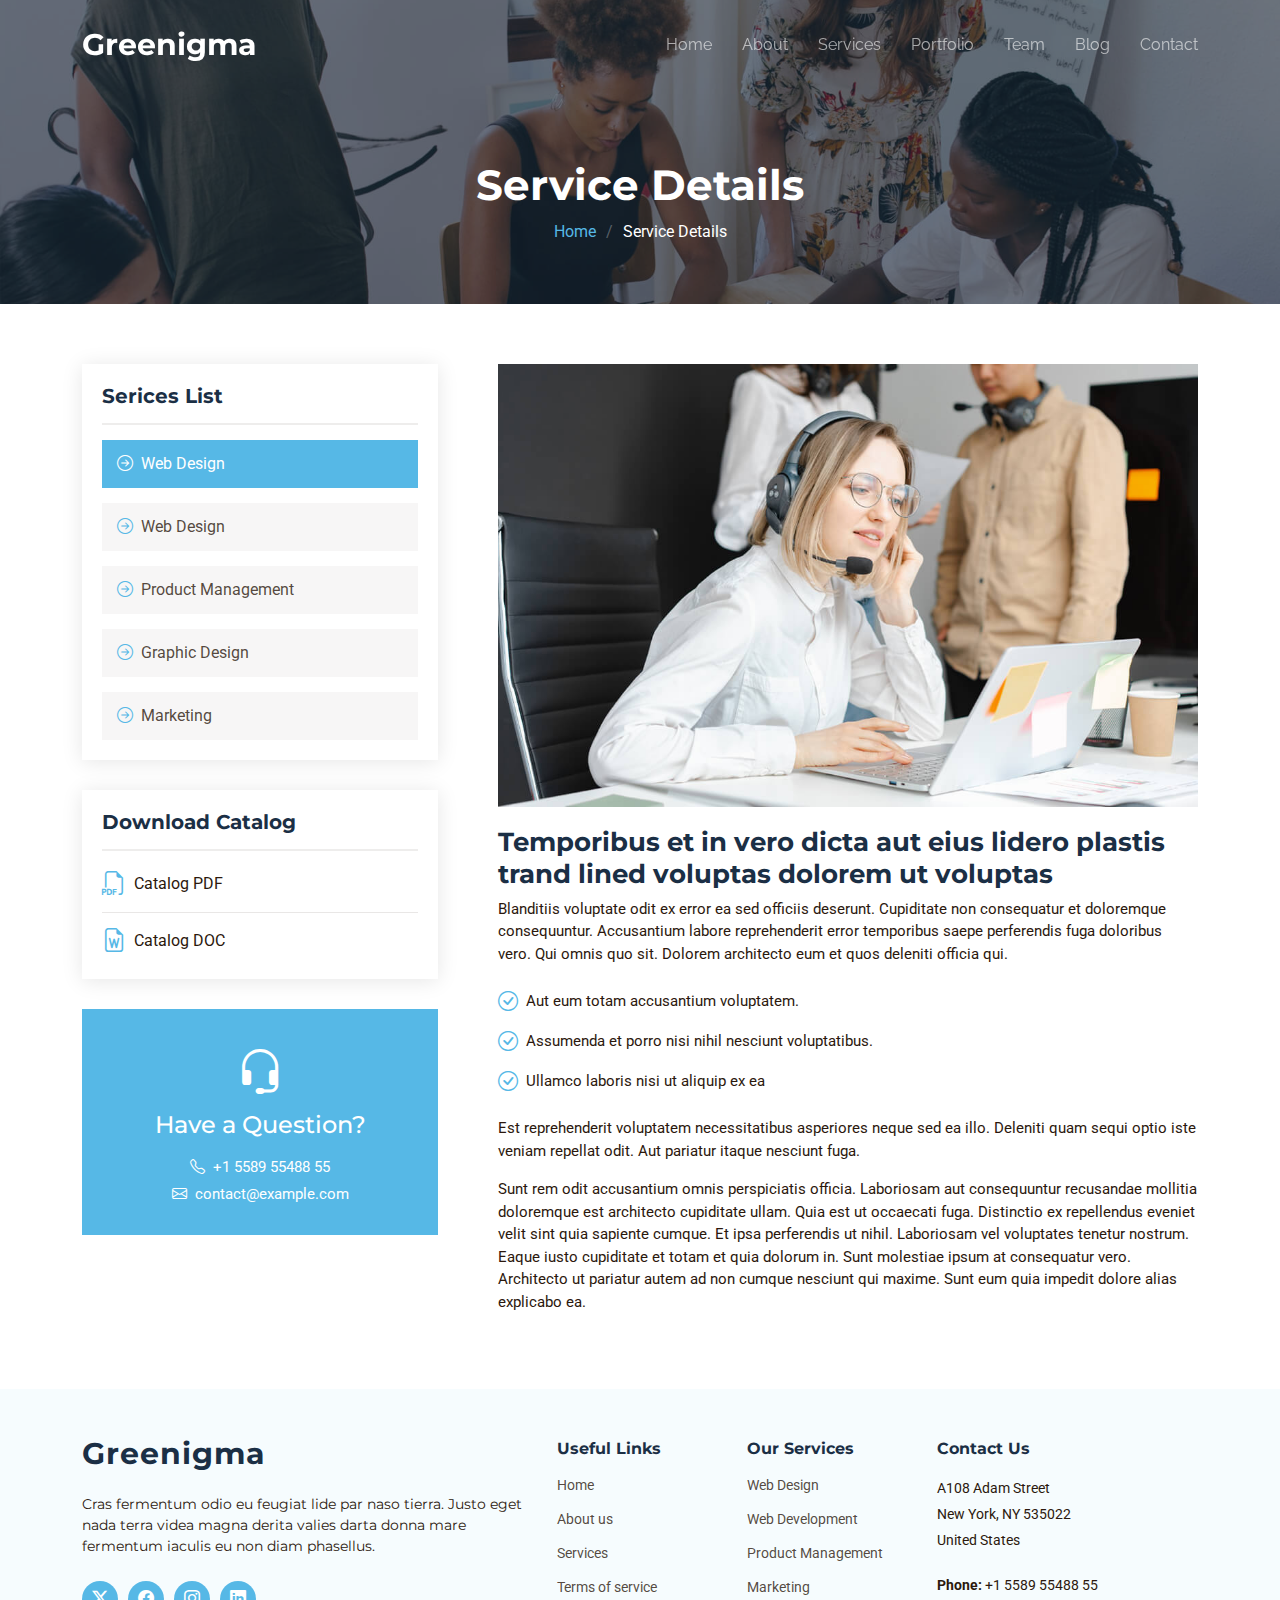
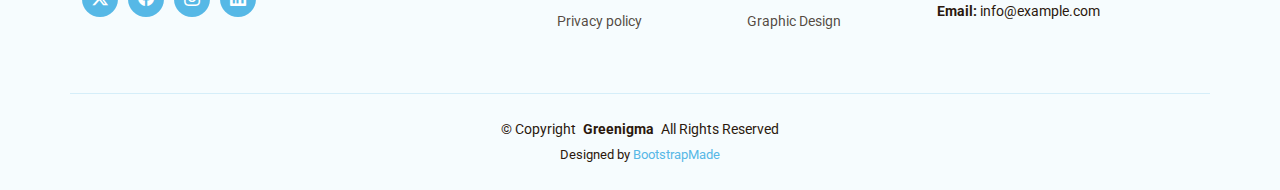
<file: service-details.html>
<!DOCTYPE html>
<html lang="en">

<head>
  <meta charset="utf-8">
  <meta content="width=device-width, initial-scale=1.0" name="viewport">
  <title>Service Details - Greenigma Bootstrap Template</title>
  <meta name="description" content="">
  <meta name="keywords" content="">

  <!-- Favicons -->
  <link href="assets/img/favicon.png" rel="icon">
  <link href="assets/img/apple-touch-icon.png" rel="apple-touch-icon">

  <!-- Fonts -->
  <link href="https://fonts.googleapis.com" rel="preconnect">
  <link href="https://fonts.gstatic.com" rel="preconnect" crossorigin>
  <link href="https://fonts.googleapis.com/css2?family=Roboto:ital,wght@0,100;0,300;0,400;0,500;0,700;0,900;1,100;1,300;1,400;1,500;1,700;1,900&family=Montserrat:ital,wght@0,100;0,200;0,300;0,400;0,500;0,600;0,700;0,800;0,900;1,100;1,200;1,300;1,400;1,500;1,600;1,700;1,800;1,900&family=Raleway:ital,wght@0,100;0,200;0,300;0,400;0,500;0,600;0,700;0,800;0,900;1,100;1,200;1,300;1,400;1,500;1,600;1,700;1,800;1,900&display=swap" rel="stylesheet">

  <!-- Vendor CSS Files -->
  <link href="assets/vendor/bootstrap/css/bootstrap.min.css" rel="stylesheet">
  <link href="assets/vendor/bootstrap-icons/bootstrap-icons.css" rel="stylesheet">
  <link href="assets/vendor/aos/aos.css" rel="stylesheet">
  <link href="assets/vendor/glightbox/css/glightbox.min.css" rel="stylesheet">
  <link href="assets/vendor/swiper/swiper-bundle.min.css" rel="stylesheet">

  <!-- Main CSS File -->
  <link href="assets/css/main.css" rel="stylesheet">

  <!-- =======================================================
  * Template Name: Greenigma
  * Template URL: https://bootstrapmade.com/Greenigma-bootstrap-business-template/
  * Updated: Aug 07 2024 with Bootstrap v5.3.3
  * Author: BootstrapMade.com
  * License: https://bootstrapmade.com/license/
  ======================================================== -->
</head>

<body class="service-details-page">

  <header id="header" class="header d-flex align-items-center fixed-top">
    <div class="container-fluid container-xl position-relative d-flex align-items-center justify-content-between">

      <a href="index.html" class="logo d-flex align-items-center">
        <!-- Uncomment the line below if you also wish to use an image logo -->
        <!-- <img src="assets/img/logo.png" alt=""> -->
        <h1 class="sitename">Greenigma</h1>
      </a>

      <nav id="navmenu" class="navmenu">
        <ul>
          <li><a href="index.html">Home<br></a></li>
          <li><a href="about.html">About</a></li>
          <li><a href="services.html">Services</a></li>
          <li><a href="portfolio.html">Portfolio</a></li>
          <li><a href="team.html">Team</a></li>
          <li><a href="blog.html">Blog</a></li>
          
          <li><a href="contact.html">Contact</a></li>
        </ul>
        <i class="mobile-nav-toggle d-xl-none bi bi-list"></i>
      </nav>

    </div>
  </header>

  <main class="main">

    <!-- Page Title -->
    <div class="page-title dark-background" data-aos="fade" style="background-image: url(assets/img/services-page-title-bg.jpg);">
      <div class="container">
        <h1>Service Details</h1>
        <nav class="breadcrumbs">
          <ol>
            <li><a href="index.html">Home</a></li>
            <li class="current">Service Details</li>
          </ol>
        </nav>
      </div>
    </div><!-- End Page Title -->

    <!-- Service Details Section -->
    <section id="service-details" class="service-details section">

      <div class="container">

        <div class="row gy-5">

          <div class="col-lg-4" data-aos="fade-up" data-aos-delay="100">

            <div class="service-box">
              <h4>Serices List</h4>
              <div class="services-list">
                <a href="#" class="active"><i class="bi bi-arrow-right-circle"></i><span>Web Design</span></a>
                <a href="#"><i class="bi bi-arrow-right-circle"></i><span>Web Design</span></a>
                <a href="#"><i class="bi bi-arrow-right-circle"></i><span>Product Management</span></a>
                <a href="#"><i class="bi bi-arrow-right-circle"></i><span>Graphic Design</span></a>
                <a href="#"><i class="bi bi-arrow-right-circle"></i><span>Marketing</span></a>
              </div>
            </div><!-- End Services List -->

            <div class="service-box">
              <h4>Download Catalog</h4>
              <div class="download-catalog">
                <a href="#"><i class="bi bi-filetype-pdf"></i><span>Catalog PDF</span></a>
                <a href="#"><i class="bi bi-file-earmark-word"></i><span>Catalog DOC</span></a>
              </div>
            </div><!-- End Services List -->

            <div class="help-box d-flex flex-column justify-content-center align-items-center">
              <i class="bi bi-headset help-icon"></i>
              <h4>Have a Question?</h4>
              <p class="d-flex align-items-center mt-2 mb-0"><i class="bi bi-telephone me-2"></i> <span>+1 5589 55488 55</span></p>
              <p class="d-flex align-items-center mt-1 mb-0"><i class="bi bi-envelope me-2"></i> <a href="mailto:contact@example.com">contact@example.com</a></p>
            </div>

          </div>

          <div class="col-lg-8 ps-lg-5" data-aos="fade-up" data-aos-delay="200">
            <img src="assets/img/services.jpg" alt="" class="img-fluid services-img">
            <h3>Temporibus et in vero dicta aut eius lidero plastis trand lined voluptas dolorem ut voluptas</h3>
            <p>
              Blanditiis voluptate odit ex error ea sed officiis deserunt. Cupiditate non consequatur et doloremque consequuntur. Accusantium labore reprehenderit error temporibus saepe perferendis fuga doloribus vero. Qui omnis quo sit. Dolorem architecto eum et quos deleniti officia qui.
            </p>
            <ul>
              <li><i class="bi bi-check-circle"></i> <span>Aut eum totam accusantium voluptatem.</span></li>
              <li><i class="bi bi-check-circle"></i> <span>Assumenda et porro nisi nihil nesciunt voluptatibus.</span></li>
              <li><i class="bi bi-check-circle"></i> <span>Ullamco laboris nisi ut aliquip ex ea</span></li>
            </ul>
            <p>
              Est reprehenderit voluptatem necessitatibus asperiores neque sed ea illo. Deleniti quam sequi optio iste veniam repellat odit. Aut pariatur itaque nesciunt fuga.
            </p>
            <p>
              Sunt rem odit accusantium omnis perspiciatis officia. Laboriosam aut consequuntur recusandae mollitia doloremque est architecto cupiditate ullam. Quia est ut occaecati fuga. Distinctio ex repellendus eveniet velit sint quia sapiente cumque. Et ipsa perferendis ut nihil. Laboriosam vel voluptates tenetur nostrum. Eaque iusto cupiditate et totam et quia dolorum in. Sunt molestiae ipsum at consequatur vero. Architecto ut pariatur autem ad non cumque nesciunt qui maxime. Sunt eum quia impedit dolore alias explicabo ea.
            </p>
          </div>

        </div>

      </div>

    </section><!-- /Service Details Section -->

  </main>

  <footer id="footer" class="footer light-background">

    <div class="footer-top">
      <div class="container">
        <div class="row gy-4">
          <div class="col-lg-5 col-md-12 footer-about">
            <a href="index.html" class="logo d-flex align-items-center">
              <span class="sitename">Greenigma</span>
            </a>
            <p>Cras fermentum odio eu feugiat lide par naso tierra. Justo eget nada terra videa magna derita valies darta donna mare fermentum iaculis eu non diam phasellus.</p>
            <div class="social-links d-flex mt-4">
              <a href=""><i class="bi bi-twitter-x"></i></a>
              <a href=""><i class="bi bi-facebook"></i></a>
              <a href=""><i class="bi bi-instagram"></i></a>
              <a href=""><i class="bi bi-linkedin"></i></a>
            </div>
          </div>

          <div class="col-lg-2 col-6 footer-links">
            <h4>Useful Links</h4>
            <ul>
              <li><a href="#">Home</a></li>
              <li><a href="#">About us</a></li>
              <li><a href="#">Services</a></li>
              <li><a href="#">Terms of service</a></li>
              <li><a href="#">Privacy policy</a></li>
            </ul>
          </div>

          <div class="col-lg-2 col-6 footer-links">
            <h4>Our Services</h4>
            <ul>
              <li><a href="#">Web Design</a></li>
              <li><a href="#">Web Development</a></li>
              <li><a href="#">Product Management</a></li>
              <li><a href="#">Marketing</a></li>
              <li><a href="#">Graphic Design</a></li>
            </ul>
          </div>

          <div class="col-lg-3 col-md-12 footer-contact text-center text-md-start">
            <h4>Contact Us</h4>
            <p>A108 Adam Street</p>
            <p>New York, NY 535022</p>
            <p>United States</p>
            <p class="mt-4"><strong>Phone:</strong> <span>+1 5589 55488 55</span></p>
            <p><strong>Email:</strong> <span>info@example.com</span></p>
          </div>

        </div>
      </div>
    </div>

    <div class="container copyright text-center">
      <p>© <span>Copyright</span> <strong class="px-1 sitename">Greenigma</strong> <span>All Rights Reserved</span></p>
      <div class="credits">
        <!-- All the links in the footer should remain intact. -->
        <!-- You can delete the links only if you've purchased the pro version. -->
        <!-- Licensing information: https://bootstrapmade.com/license/ -->
        <!-- Purchase the pro version with working PHP/AJAX contact form: [buy-url] -->
        Designed by <a href="https://bootstrapmade.com/">BootstrapMade</a>
      </div>
    </div>

  </footer>

  <!-- Scroll Top -->
  <a href="#" id="scroll-top" class="scroll-top d-flex align-items-center justify-content-center"><i class="bi bi-arrow-up-short"></i></a>

  <!-- Preloader -->
  <div id="preloader"></div>

  <!-- Vendor JS Files -->
  <script src="assets/vendor/bootstrap/js/bootstrap.bundle.min.js"></script>
  <script src="assets/vendor/php-email-form/validate.js"></script>
  <script src="assets/vendor/aos/aos.js"></script>
  <script src="assets/vendor/glightbox/js/glightbox.min.js"></script>
  <script src="assets/vendor/swiper/swiper-bundle.min.js"></script>
  <script src="assets/vendor/imagesloaded/imagesloaded.pkgd.min.js"></script>
  <script src="assets/vendor/isotope-layout/isotope.pkgd.min.js"></script>

  <!-- Main JS File -->
  <script src="assets/js/main.js"></script>

</body>

</html>
</file>
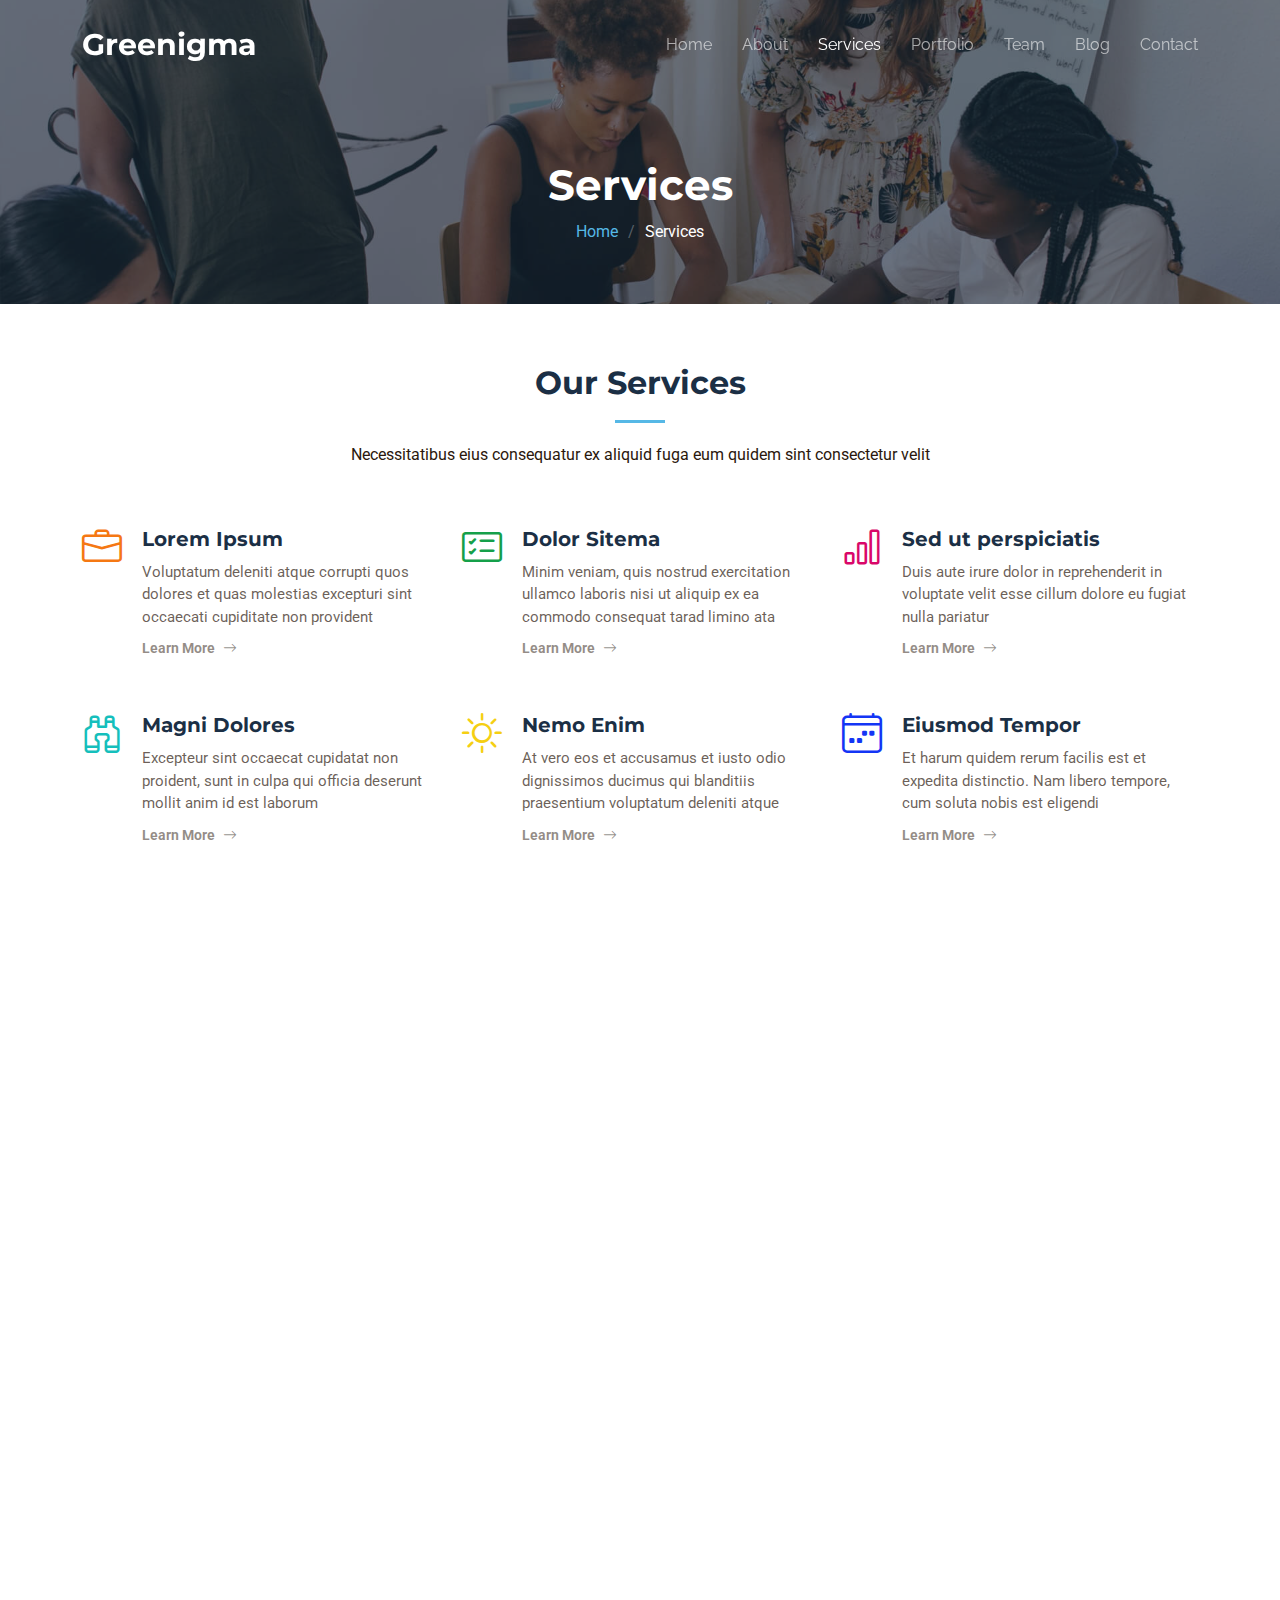
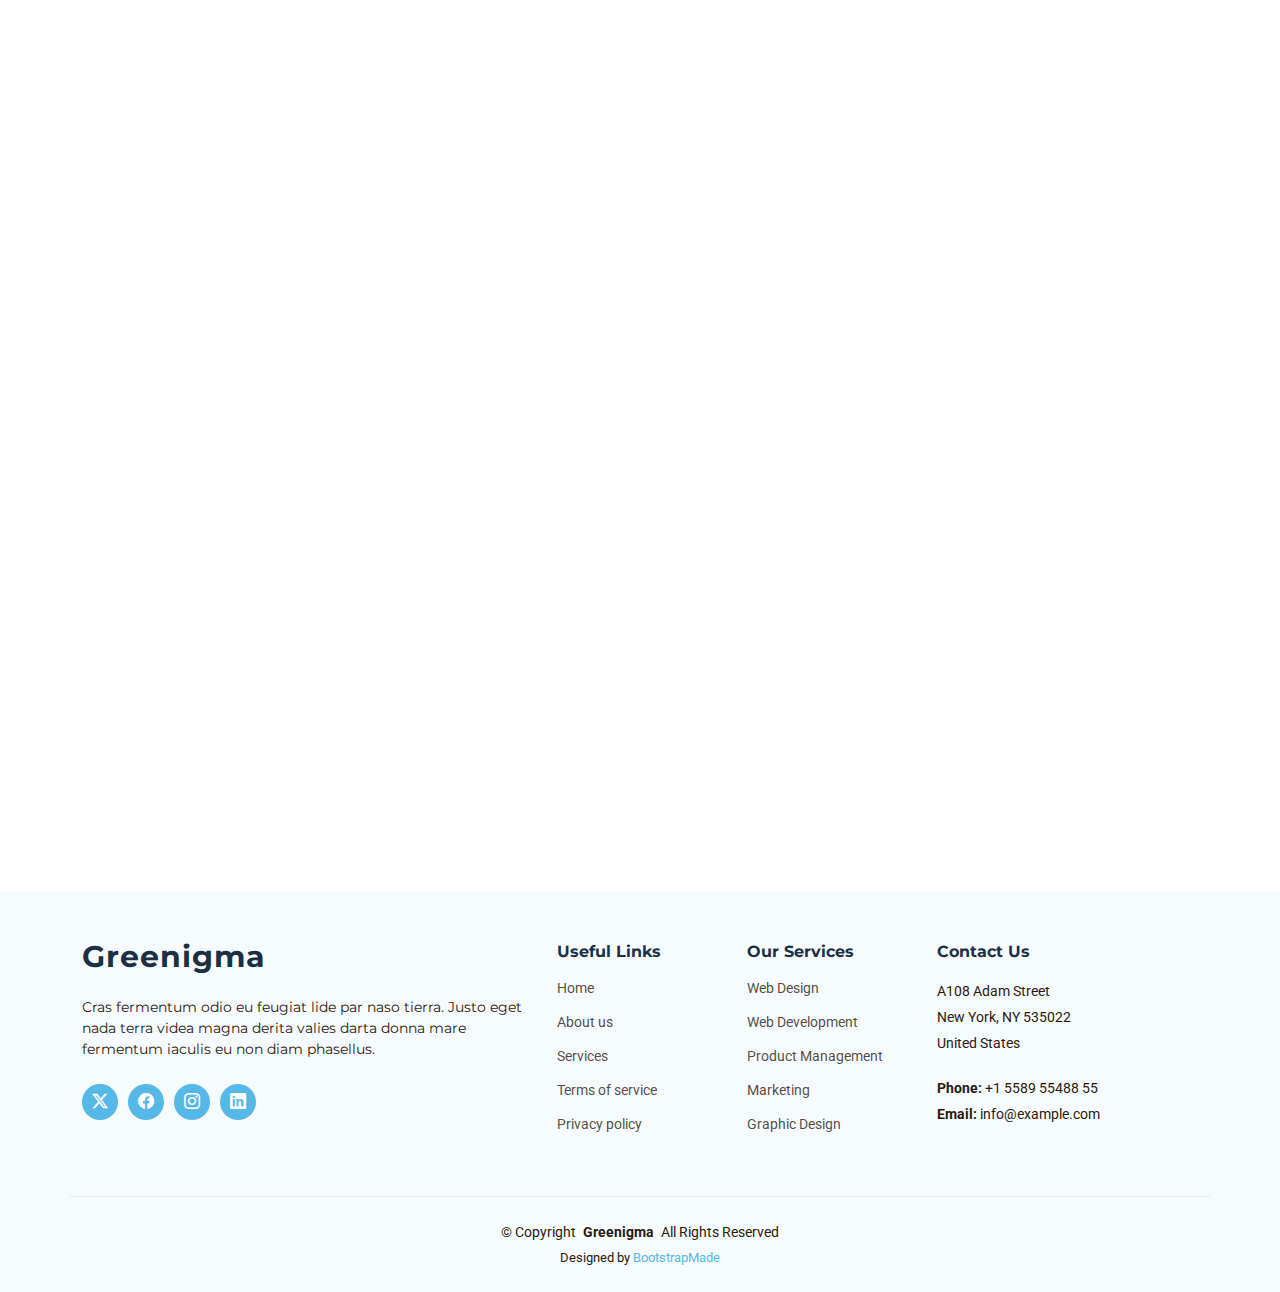
<file: services.html>
<!DOCTYPE html>
<html lang="en">

<head>
  <meta charset="utf-8">
  <meta content="width=device-width, initial-scale=1.0" name="viewport">
  <title>Services - Greenigma Bootstrap Template</title>
  <meta name="description" content="">
  <meta name="keywords" content="">

  <!-- Favicons -->
  <link href="assets/img/favicon.png" rel="icon">
  <link href="assets/img/apple-touch-icon.png" rel="apple-touch-icon">

  <!-- Fonts -->
  <link href="https://fonts.googleapis.com" rel="preconnect">
  <link href="https://fonts.gstatic.com" rel="preconnect" crossorigin>
  <link href="https://fonts.googleapis.com/css2?family=Roboto:ital,wght@0,100;0,300;0,400;0,500;0,700;0,900;1,100;1,300;1,400;1,500;1,700;1,900&family=Montserrat:ital,wght@0,100;0,200;0,300;0,400;0,500;0,600;0,700;0,800;0,900;1,100;1,200;1,300;1,400;1,500;1,600;1,700;1,800;1,900&family=Raleway:ital,wght@0,100;0,200;0,300;0,400;0,500;0,600;0,700;0,800;0,900;1,100;1,200;1,300;1,400;1,500;1,600;1,700;1,800;1,900&display=swap" rel="stylesheet">

  <!-- Vendor CSS Files -->
  <link href="assets/vendor/bootstrap/css/bootstrap.min.css" rel="stylesheet">
  <link href="assets/vendor/bootstrap-icons/bootstrap-icons.css" rel="stylesheet">
  <link href="assets/vendor/aos/aos.css" rel="stylesheet">
  <link href="assets/vendor/glightbox/css/glightbox.min.css" rel="stylesheet">
  <link href="assets/vendor/swiper/swiper-bundle.min.css" rel="stylesheet">

  <!-- Main CSS File -->
  <link href="assets/css/main.css" rel="stylesheet">

  <!-- =======================================================
  * Template Name: Greenigma
  * Template URL: https://bootstrapmade.com/Greenigma-bootstrap-business-template/
  * Updated: Aug 07 2024 with Bootstrap v5.3.3
  * Author: BootstrapMade.com
  * License: https://bootstrapmade.com/license/
  ======================================================== -->
</head>

<body class="services-page">

  <header id="header" class="header d-flex align-items-center fixed-top">
    <div class="container-fluid container-xl position-relative d-flex align-items-center justify-content-between">

      <a href="index.html" class="logo d-flex align-items-center">
        <!-- Uncomment the line below if you also wish to use an image logo -->
        <!-- <img src="assets/img/logo.png" alt=""> -->
        <h1 class="sitename">Greenigma</h1>
      </a>

      <nav id="navmenu" class="navmenu">
        <ul>
          <li><a href="index.html">Home<br></a></li>
          <li><a href="about.html">About</a></li>
          <li><a href="services.html" class="active">Services</a></li>
          <li><a href="portfolio.html">Portfolio</a></li>
          <li><a href="team.html">Team</a></li>
          <li><a href="blog.html">Blog</a></li>
          
          <li><a href="contact.html">Contact</a></li>
        </ul>
        <i class="mobile-nav-toggle d-xl-none bi bi-list"></i>
      </nav>

    </div>
  </header>

  <main class="main">

    <!-- Page Title -->
    <div class="page-title dark-background" data-aos="fade" style="background-image: url(assets/img/services-page-title-bg.jpg);">
      <div class="container">
        <h1>Services</h1>
        <nav class="breadcrumbs">
          <ol>
            <li><a href="index.html">Home</a></li>
            <li class="current">Services</li>
          </ol>
        </nav>
      </div>
    </div><!-- End Page Title -->

    <!-- Services Section -->
    <section id="services" class="services section">

      <!-- Section Title -->
      <div class="container section-title" data-aos="fade-up">
        <h2>Our Services</h2>
        <p>Necessitatibus eius consequatur ex aliquid fuga eum quidem sint consectetur velit</p>
      </div><!-- End Section Title -->

      <div class="container">

        <div class="row gy-4">

          <div class="col-lg-4 col-md-6 service-item d-flex" data-aos="fade-up" data-aos-delay="100">
            <div class="icon flex-shrink-0"><i class="bi bi-briefcase" style="color: #f57813;"></i></div>
            <div>
              <h4 class="title">Lorem Ipsum</h4>
              <p class="description">Voluptatum deleniti atque corrupti quos dolores et quas molestias excepturi sint occaecati cupiditate non provident</p>
              <a href="#" class="readmore stretched-link"><span>Learn More</span><i class="bi bi-arrow-right"></i></a>
            </div>
          </div>
          <!-- End Service Item -->

          <div class="col-lg-4 col-md-6 service-item d-flex" data-aos="fade-up" data-aos-delay="200">
            <div class="icon flex-shrink-0"><i class="bi bi-card-checklist" style="color: #15a04a;"></i></div>
            <div>
              <h4 class="title">Dolor Sitema</h4>
              <p class="description">Minim veniam, quis nostrud exercitation ullamco laboris nisi ut aliquip ex ea commodo consequat tarad limino ata</p>
              <a href="#" class="readmore stretched-link"><span>Learn More</span><i class="bi bi-arrow-right"></i></a>
            </div>
          </div><!-- End Service Item -->

          <div class="col-lg-4 col-md-6 service-item d-flex" data-aos="fade-up" data-aos-delay="300">
            <div class="icon flex-shrink-0"><i class="bi bi-bar-chart" style="color: #d90769;"></i></div>
            <div>
              <h4 class="title">Sed ut perspiciatis</h4>
              <p class="description">Duis aute irure dolor in reprehenderit in voluptate velit esse cillum dolore eu fugiat nulla pariatur</p>
              <a href="#" class="readmore stretched-link"><span>Learn More</span><i class="bi bi-arrow-right"></i></a>
            </div>
          </div><!-- End Service Item -->

          <div class="col-lg-4 col-md-6 service-item d-flex" data-aos="fade-up" data-aos-delay="400">
            <div class="icon flex-shrink-0"><i class="bi bi-binoculars" style="color: #15bfbc;"></i></div>
            <div>
              <h4 class="title">Magni Dolores</h4>
              <p class="description">Excepteur sint occaecat cupidatat non proident, sunt in culpa qui officia deserunt mollit anim id est laborum</p>
              <a href="#" class="readmore stretched-link"><span>Learn More</span><i class="bi bi-arrow-right"></i></a>
            </div>
          </div><!-- End Service Item -->

          <div class="col-lg-4 col-md-6 service-item d-flex" data-aos="fade-up" data-aos-delay="500">
            <div class="icon flex-shrink-0"><i class="bi bi-brightness-high" style="color: #f5cf13;"></i></div>
            <div>
              <h4 class="title">Nemo Enim</h4>
              <p class="description">At vero eos et accusamus et iusto odio dignissimos ducimus qui blanditiis praesentium voluptatum deleniti atque</p>
              <a href="#" class="readmore stretched-link"><span>Learn More</span><i class="bi bi-arrow-right"></i></a>
            </div>
          </div><!-- End Service Item -->

          <div class="col-lg-4 col-md-6 service-item d-flex" data-aos="fade-up" data-aos-delay="600">
            <div class="icon flex-shrink-0"><i class="bi bi-calendar4-week" style="color: #1335f5;"></i></div>
            <div>
              <h4 class="title">Eiusmod Tempor</h4>
              <p class="description">Et harum quidem rerum facilis est et expedita distinctio. Nam libero tempore, cum soluta nobis est eligendi</p>
              <a href="#" class="readmore stretched-link"><span>Learn More</span><i class="bi bi-arrow-right"></i></a>
            </div>
          </div><!-- End Service Item -->

        </div>

      </div>

    </section><!-- /Services Section -->

    <!-- Service Cards Section -->
    <section id="service-cards" class="service-cards section">

      <div class="container-fluid">

        <div class="row gy-4">

          <div class="col-lg-6" data-aos="fade-up" data-aos-delay="100">
            <div class="card-item">
              <div class="row">
                <div class="col-xl-5">
                  <div class="card-bg"><img src="assets/img/cards-1.jpg" alt=""></div>
                </div>
                <div class="col-xl-7 d-flex align-items-center">
                  <div class="card-body">
                    <h4 class="card-title">Eligendi omnis sunt veritatis.</h4>
                    <p>Fuga in dolorum et iste et culpa. Commodi possimus nesciunt modi voluptatem placeat deleniti adipisci. Cum delectus doloribus non veritatis. Officia temporibus illo magnam. Dolor eos et.</p>
                  </div>
                </div>
              </div>
            </div>
          </div><!-- End Card Item -->

          <div class="col-lg-6" data-aos="fade-up" data-aos-delay="200">
            <div class="card-item">
              <div class="row">
                <div class="col-xl-5">
                  <div class="card-bg"><img src="assets/img/cards-5.jpg" alt=""></div>
                </div>
                <div class="col-xl-7 d-flex align-items-center">
                  <div class="card-body">
                    <h4 class="card-title">Possimus ut sed velit assumenda</h4>
                    <p>Sunt deserunt maiores voluptatem autem est rerum perferendis rerum blanditiis. Est laboriosam qui iste numquam laboriosam voluptatem architecto. Est laudantium sunt at quas aut hic. Eum dignissimos.</p>
                  </div>
                </div>
              </div>
            </div>
          </div><!-- End Card Item -->

          <div class="col-lg-6" data-aos="fade-up" data-aos-delay="300">
            <div class="card-item">
              <div class="row">
                <div class="col-xl-5">
                  <div class="card-bg"><img src="assets/img/cards-3.jpg" alt=""></div>
                </div>
                <div class="col-xl-7 d-flex align-items-center">
                  <div class="card-body">
                    <h4 class="card-title">Error beatae dolor inventore aut</h4>
                    <p>Dicta porro nobis. Velit cum in. Nesciunt dignissimos enim molestiae facilis numquam quae quaerat ipsam omnis. Neque debitis ipsum at architecto officia laboriosam odit. Ut sunt temporibus nulla culpa.</p>
                  </div>
                </div>
              </div>
            </div>
          </div><!-- End Card Item -->

          <div class="col-lg-6" data-aos="fade-up" data-aos-delay="400">
            <div class="card-item">
              <div class="row">
                <div class="col-xl-5">
                  <div class="card-bg"><img src="assets/img/cards-4.jpg" alt=""></div>
                </div>
                <div class="col-xl-7 d-flex align-items-center">
                  <div class="card-body">
                    <h4 class="card-title">Expedita voluptas ut ut nesciunt</h4>
                    <p>Aut est quidem doloremque voluptatem magnam quis excepturi vero quia. Eum eos doloremque architecto illo at beatae dolore. Fugiat suscipit et sint ratione dolores. Aut aliquid ea dolores libero nobis.</p>
                  </div>
                </div>
              </div>
            </div>
          </div><!-- End Card Item -->

        </div>

      </div>

    </section><!-- /Service Cards Section -->

    <!-- Testimonials Section -->
    <section id="testimonials" class="testimonials section">

      <!-- Section Title -->
      <div class="container section-title" data-aos="fade-up">
        <h2>Testimonials</h2>
        <p>Necessitatibus eius consequatur ex aliquid fuga eum quidem sint consectetur velit</p>
      </div><!-- End Section Title -->

      <div class="container" data-aos="fade-up" data-aos-delay="100">

        <div class="swiper init-swiper">
          <script type="application/json" class="swiper-config">
            {
              "loop": true,
              "speed": 600,
              "autoplay": {
                "delay": 5000
              },
              "slidesPerView": "auto",
              "pagination": {
                "el": ".swiper-pagination",
                "type": "bullets",
                "clickable": true
              },
              "breakpoints": {
                "320": {
                  "slidesPerView": 1,
                  "spaceBetween": 40
                },
                "1200": {
                  "slidesPerView": 3,
                  "spaceBetween": 1
                }
              }
            }
          </script>
          <div class="swiper-wrapper">

            <div class="swiper-slide">
              <div class="testimonial-item">
                <div class="stars">
                  <i class="bi bi-star-fill"></i><i class="bi bi-star-fill"></i><i class="bi bi-star-fill"></i><i class="bi bi-star-fill"></i><i class="bi bi-star-fill"></i>
                </div>
                <p>
                  Proin iaculis purus consequat sem cure digni ssim donec porttitora entum suscipit rhoncus. Accusantium quam, ultricies eget id, aliquam eget nibh et. Maecen aliquam, risus at semper.
                </p>
                <div class="profile mt-auto">
                  <img src="assets/img/testimonials/testimonials-1.jpg" class="testimonial-img" alt="">
                  <h3>Saul Goodman</h3>
                  <h4>Ceo &amp; Founder</h4>
                </div>
              </div>
            </div><!-- End testimonial item -->

            <div class="swiper-slide">
              <div class="testimonial-item">
                <div class="stars">
                  <i class="bi bi-star-fill"></i><i class="bi bi-star-fill"></i><i class="bi bi-star-fill"></i><i class="bi bi-star-fill"></i><i class="bi bi-star-fill"></i>
                </div>
                <p>
                  Export tempor illum tamen malis malis eram quae irure esse labore quem cillum quid cillum eram malis quorum velit fore eram velit sunt aliqua noster fugiat irure amet legam anim culpa.
                </p>
                <div class="profile mt-auto">
                  <img src="assets/img/testimonials/testimonials-2.jpg" class="testimonial-img" alt="">
                  <h3>Sara Wilsson</h3>
                  <h4>Designer</h4>
                </div>
              </div>
            </div><!-- End testimonial item -->

            <div class="swiper-slide">
              <div class="testimonial-item">
                <div class="stars">
                  <i class="bi bi-star-fill"></i><i class="bi bi-star-fill"></i><i class="bi bi-star-fill"></i><i class="bi bi-star-fill"></i><i class="bi bi-star-fill"></i>
                </div>
                <p>
                  Enim nisi quem export duis labore cillum quae magna enim sint quorum nulla quem veniam duis minim tempor labore quem eram duis noster aute amet eram fore quis sint minim.
                </p>
                <div class="profile mt-auto">
                  <img src="assets/img/testimonials/testimonials-3.jpg" class="testimonial-img" alt="">
                  <h3>Jena Karlis</h3>
                  <h4>Store Owner</h4>
                </div>
              </div>
            </div><!-- End testimonial item -->

            <div class="swiper-slide">
              <div class="testimonial-item">
                <div class="stars">
                  <i class="bi bi-star-fill"></i><i class="bi bi-star-fill"></i><i class="bi bi-star-fill"></i><i class="bi bi-star-fill"></i><i class="bi bi-star-fill"></i>
                </div>
                <p>
                  Fugiat enim eram quae cillum dolore dolor amet nulla culpa multos export minim fugiat minim velit minim dolor enim duis veniam ipsum anim magna sunt elit fore quem dolore labore illum veniam.
                </p>
                <div class="profile mt-auto">
                  <img src="assets/img/testimonials/testimonials-4.jpg" class="testimonial-img" alt="">
                  <h3>Matt Brandon</h3>
                  <h4>Freelancer</h4>
                </div>
              </div>
            </div><!-- End testimonial item -->

            <div class="swiper-slide">
              <div class="testimonial-item">
                <div class="stars">
                  <i class="bi bi-star-fill"></i><i class="bi bi-star-fill"></i><i class="bi bi-star-fill"></i><i class="bi bi-star-fill"></i><i class="bi bi-star-fill"></i>
                </div>
                <p>
                  Quis quorum aliqua sint quem legam fore sunt eram irure aliqua veniam tempor noster veniam enim culpa labore duis sunt culpa nulla illum cillum fugiat legam esse veniam culpa fore nisi cillum quid.
                </p>
                <div class="profile mt-auto">
                  <img src="assets/img/testimonials/testimonials-5.jpg" class="testimonial-img" alt="">
                  <h3>John Larson</h3>
                  <h4>Entrepreneur</h4>
                </div>
              </div>
            </div><!-- End testimonial item -->

          </div>
          <div class="swiper-pagination"></div>
        </div>

      </div>

    </section><!-- /Testimonials Section -->

  </main>

  <footer id="footer" class="footer light-background">

    <div class="footer-top">
      <div class="container">
        <div class="row gy-4">
          <div class="col-lg-5 col-md-12 footer-about">
            <a href="index.html" class="logo d-flex align-items-center">
              <span class="sitename">Greenigma</span>
            </a>
            <p>Cras fermentum odio eu feugiat lide par naso tierra. Justo eget nada terra videa magna derita valies darta donna mare fermentum iaculis eu non diam phasellus.</p>
            <div class="social-links d-flex mt-4">
              <a href=""><i class="bi bi-twitter-x"></i></a>
              <a href=""><i class="bi bi-facebook"></i></a>
              <a href=""><i class="bi bi-instagram"></i></a>
              <a href=""><i class="bi bi-linkedin"></i></a>
            </div>
          </div>

          <div class="col-lg-2 col-6 footer-links">
            <h4>Useful Links</h4>
            <ul>
              <li><a href="#">Home</a></li>
              <li><a href="#">About us</a></li>
              <li><a href="#">Services</a></li>
              <li><a href="#">Terms of service</a></li>
              <li><a href="#">Privacy policy</a></li>
            </ul>
          </div>

          <div class="col-lg-2 col-6 footer-links">
            <h4>Our Services</h4>
            <ul>
              <li><a href="#">Web Design</a></li>
              <li><a href="#">Web Development</a></li>
              <li><a href="#">Product Management</a></li>
              <li><a href="#">Marketing</a></li>
              <li><a href="#">Graphic Design</a></li>
            </ul>
          </div>

          <div class="col-lg-3 col-md-12 footer-contact text-center text-md-start">
            <h4>Contact Us</h4>
            <p>A108 Adam Street</p>
            <p>New York, NY 535022</p>
            <p>United States</p>
            <p class="mt-4"><strong>Phone:</strong> <span>+1 5589 55488 55</span></p>
            <p><strong>Email:</strong> <span>info@example.com</span></p>
          </div>

        </div>
      </div>
    </div>

    <div class="container copyright text-center">
      <p>© <span>Copyright</span> <strong class="px-1 sitename">Greenigma</strong> <span>All Rights Reserved</span></p>
      <div class="credits">
        <!-- All the links in the footer should remain intact. -->
        <!-- You can delete the links only if you've purchased the pro version. -->
        <!-- Licensing information: https://bootstrapmade.com/license/ -->
        <!-- Purchase the pro version with working PHP/AJAX contact form: [buy-url] -->
        Designed by <a href="https://bootstrapmade.com/">BootstrapMade</a>
      </div>
    </div>

  </footer>

  <!-- Scroll Top -->
  <a href="#" id="scroll-top" class="scroll-top d-flex align-items-center justify-content-center"><i class="bi bi-arrow-up-short"></i></a>

  <!-- Preloader -->
  <div id="preloader"></div>

  <!-- Vendor JS Files -->
  <script src="assets/vendor/bootstrap/js/bootstrap.bundle.min.js"></script>
  <script src="assets/vendor/php-email-form/validate.js"></script>
  <script src="assets/vendor/aos/aos.js"></script>
  <script src="assets/vendor/glightbox/js/glightbox.min.js"></script>
  <script src="assets/vendor/swiper/swiper-bundle.min.js"></script>
  <script src="assets/vendor/imagesloaded/imagesloaded.pkgd.min.js"></script>
  <script src="assets/vendor/isotope-layout/isotope.pkgd.min.js"></script>

  <!-- Main JS File -->
  <script src="assets/js/main.js"></script>

</body>

</html>
</file>
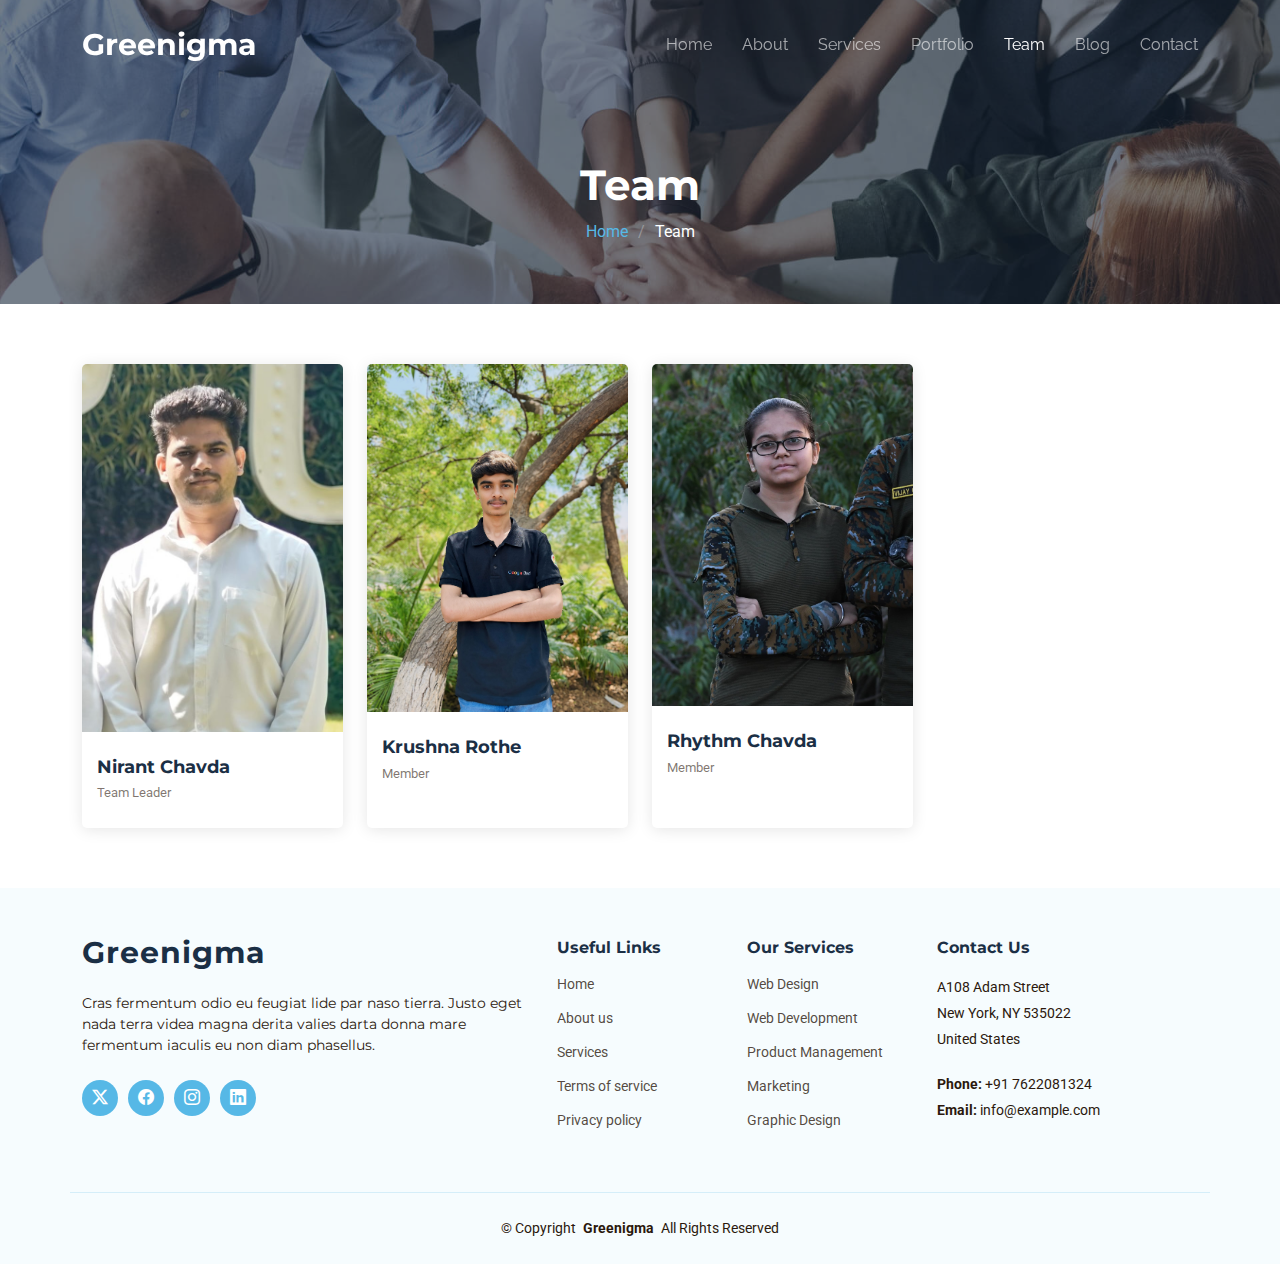
<file: team.html>
<!DOCTYPE html>
<html lang="en">

<head>
  <meta charset="utf-8">
  <meta content="width=device-width, initial-scale=1.0" name="viewport">
  <title>Team - Greenigma </title>
  <meta name="description" content="">
  <meta name="keywords" content="">

  <!-- Favicons -->
  <link href="assets/img/favicon.png" rel="icon">
  <link href="assets/img/apple-touch-icon.png" rel="apple-touch-icon">

  <!-- Fonts -->
  <link href="https://fonts.googleapis.com" rel="preconnect">
  <link href="https://fonts.gstatic.com" rel="preconnect" crossorigin>
  <link href="https://fonts.googleapis.com/css2?family=Roboto:ital,wght@0,100;0,300;0,400;0,500;0,700;0,900;1,100;1,300;1,400;1,500;1,700;1,900&family=Montserrat:ital,wght@0,100;0,200;0,300;0,400;0,500;0,600;0,700;0,800;0,900;1,100;1,200;1,300;1,400;1,500;1,600;1,700;1,800;1,900&family=Raleway:ital,wght@0,100;0,200;0,300;0,400;0,500;0,600;0,700;0,800;0,900;1,100;1,200;1,300;1,400;1,500;1,600;1,700;1,800;1,900&display=swap" rel="stylesheet">

  <!-- Vendor CSS Files -->
  <link href="assets/vendor/bootstrap/css/bootstrap.min.css" rel="stylesheet">
  <link href="assets/vendor/bootstrap-icons/bootstrap-icons.css" rel="stylesheet">
  <link href="assets/vendor/aos/aos.css" rel="stylesheet">
  <link href="assets/vendor/glightbox/css/glightbox.min.css" rel="stylesheet">
  <link href="assets/vendor/swiper/swiper-bundle.min.css" rel="stylesheet">

  <!-- Main CSS File -->
  <link href="assets/css/main.css" rel="stylesheet">


</head>

<body class="team-page">

  <header id="header" class="header d-flex align-items-center fixed-top">
    <div class="container-fluid container-xl position-relative d-flex align-items-center justify-content-between">

      <a href="index.html" class="logo d-flex align-items-center">
      
        <h1 class="sitename">Greenigma</h1>
      </a>

      <nav id="navmenu" class="navmenu">
        <ul>
          <li><a href="index.html">Home<br></a></li>
          <li><a href="about.html">About</a></li>
          <li><a href="services.html">Services</a></li>
          <li><a href="portfolio.html">Portfolio</a></li>
          <li><a href="team.html" class="active">Team</a></li>
          <li><a href="blog.html">Blog</a></li>
          
          <li><a href="contact.html">Contact</a></li>
        </ul>
        <i class="mobile-nav-toggle d-xl-none bi bi-list"></i>
      </nav>

    </div>
  </header>

  <main class="main">

    <!-- Page Title -->
    <div class="page-title dark-background" data-aos="fade" style="background-image: url(assets/img/team-page-title-bg.jpg);">
      <div class="container">
        <h1>Team</h1>
        <nav class="breadcrumbs">
          <ol>
            <li><a href="index.html">Home</a></li>
            <li class="current">Team</li>
          </ol>
        </nav>
      </div>
    </div><!-- End Page Title -->

    <!-- Team Section -->
    <section id="team" class="team section">

      <div class="container">

        <div class="row gy-4">

          <div class="col-lg-3 col-md-6 d-flex align-items-stretch" data-aos="fade-up" data-aos-delay="100">
            <div class="team-member">
              <div class="member-img">
                <img src="assets/img/team/profile.jpg" class="img-fluid" alt="">
                <div class="social">
                  <a href=""><i class="bi bi-twitter-x"></i></a>
                  <a href=""><i class="bi bi-facebook"></i></a>
                  <a href=""><i class="bi bi-instagram"></i></a>
                  <a href=""><i class="bi bi-linkedin"></i></a>
                </div>
              </div>
              <div class="member-info">
                <h4>Nirant Chavda</h4>
                <span>Team Leader</span>
              </div>
            </div>
          </div><!-- End Team Member -->

          <div class="col-lg-3 col-md-6 d-flex align-items-stretch" data-aos="fade-up" data-aos-delay="200">
            <div class="team-member">
              <div class="member-img">
                <img src="assets/img/team/krushna.jpg" class="img-fluid" alt="">
                <div class="social">
                  <a href=""><i class="bi bi-twitter-x"></i></a>
                  <a href=""><i class="bi bi-facebook"></i></a>
                  <a href=""><i class="bi bi-instagram"></i></a>
                  <a href=""><i class="bi bi-linkedin"></i></a>
                </div>
              </div>
              <div class="member-info">
                <h4>Krushna Rothe</h4>
                <span>Member</span>
              </div>
            </div>
          </div><!-- End Team Member -->

          <div class="col-lg-3 col-md-6 d-flex align-items-stretch" data-aos="fade-up" data-aos-delay="200">
            <div class="team-member">
              <div class="member-img">
                <img src="assets/img/team/rhythm.jpg" class="img-fluid" alt="">
                <div class="social">
                  <a href=""><i class="bi bi-twitter-x"></i></a>
                  <a href=""><i class="bi bi-facebook"></i></a>
                  <a href=""><i class="bi bi-instagram"></i></a>
                  <a href=""><i class="bi bi-linkedin"></i></a>
                </div>
              </div>
              <div class="member-info">
                <h4>Rhythm Chavda</h4>
                <span>Member</span>
              </div>
            </div>
          </div><!-- End Team Member -->


        </div>

      </div>

    </section><!-- /Team Section -->

  </main>

  <footer id="footer" class="footer light-background">

    <div class="footer-top">
      <div class="container">
        <div class="row gy-4">
          <div class="col-lg-5 col-md-12 footer-about">
            <a href="index.html" class="logo d-flex align-items-center">
              <span class="sitename">Greenigma</span>
            </a>
            <p>Cras fermentum odio eu feugiat lide par naso tierra. Justo eget nada terra videa magna derita valies darta donna mare fermentum iaculis eu non diam phasellus.</p>
            <div class="social-links d-flex mt-4">
              <a href=""><i class="bi bi-twitter-x"></i></a>
              <a href=""><i class="bi bi-facebook"></i></a>
              <a href=""><i class="bi bi-instagram"></i></a>
              <a href=""><i class="bi bi-linkedin"></i></a>
            </div>
          </div>

          <div class="col-lg-2 col-6 footer-links">
            <h4>Useful Links</h4>
            <ul>
              <li><a href="#">Home</a></li>
              <li><a href="#">About us</a></li>
              <li><a href="#">Services</a></li>
              <li><a href="#">Terms of service</a></li>
              <li><a href="#">Privacy policy</a></li>
            </ul>
          </div>

          <div class="col-lg-2 col-6 footer-links">
            <h4>Our Services</h4>
            <ul>
              <li><a href="#">Web Design</a></li>
              <li><a href="#">Web Development</a></li>
              <li><a href="#">Product Management</a></li>
              <li><a href="#">Marketing</a></li>
              <li><a href="#">Graphic Design</a></li>
            </ul>
          </div>

          <div class="col-lg-3 col-md-12 footer-contact text-center text-md-start">
            <h4>Contact Us</h4>
            <p>A108 Adam Street</p>
            <p>New York, NY 535022</p>
            <p>United States</p>
            <p class="mt-4"><strong>Phone:</strong> <span>+91 7622081324</span></p>
            <p><strong>Email:</strong> <span>info@example.com</span></p>
          </div>

        </div>
      </div>
    </div>

    <div class="container copyright text-center">
      <p>© <span>Copyright</span> <strong class="px-1 sitename">Greenigma</strong> <span>All Rights Reserved</span></p>
      
    </div>

  </footer>

  <!-- Scroll Top -->
  <a href="#" id="scroll-top" class="scroll-top d-flex align-items-center justify-content-center"><i class="bi bi-arrow-up-short"></i></a>

  <!-- Preloader -->
  <div id="preloader"></div>

  <!-- Vendor JS Files -->
  <script src="assets/vendor/bootstrap/js/bootstrap.bundle.min.js"></script>
  <script src="assets/vendor/php-email-form/validate.js"></script>
  <script src="assets/vendor/aos/aos.js"></script>
  <script src="assets/vendor/glightbox/js/glightbox.min.js"></script>
  <script src="assets/vendor/swiper/swiper-bundle.min.js"></script>
  <script src="assets/vendor/imagesloaded/imagesloaded.pkgd.min.js"></script>
  <script src="assets/vendor/isotope-layout/isotope.pkgd.min.js"></script>

  <!-- Main JS File -->
  <script src="assets/js/main.js"></script>

</body>

</html>
</file>
<file: assets/css/main.css>
/**
* Template Name: Greenigma
* Template URL: https://bootstrapmade.com/Greenigma-bootstrap-business-template/
* Updated: Aug 07 2024 with Bootstrap v5.3.3
* Author: BootstrapMade.com
* License: https://bootstrapmade.com/license/
*/

/*--------------------------------------------------------------
# Font & Color Variables
# Help: https://bootstrapmade.com/color-system/
--------------------------------------------------------------*/
/* Fonts */
:root {
  --default-font: "Roboto",  system-ui, -apple-system, "Segoe UI", Roboto, "Helvetica Neue", Arial, "Noto Sans", "Liberation Sans", sans-serif, "Apple Color Emoji", "Segoe UI Emoji", "Segoe UI Symbol", "Noto Color Emoji";
  --heading-font: "Montserrat",  sans-serif;
  --nav-font: "Raleway",  sans-serif;
}

/* Global Colors - The following color variables are used throughout the website. Updating them here will change the color scheme of the entire website */
:root { 
  --background-color: #ffffff; /* Background color for the entire website, including individual sections */
  --default-color: #2b180d; /* Default color used for the majority of the text content across the entire website */
  --heading-color: #1b2f45; /* Color for headings, subheadings and title throughout the website */
  --accent-color: #56b8e6; /* Accent color that represents your brand on the website. It's used for buttons, links, and other elements that need to stand out */
  --surface-color: #ffffff; /* The surface color is used as a background of boxed elements within sections, such as cards, icon boxes, or other elements that require a visual separation from the global background. */
  --contrast-color: #ffffff; /* Contrast color for text, ensuring readability against backgrounds of accent, heading, or default colors. */
}

/* Nav Menu Colors - The following color variables are used specifically for the navigation menu. They are separate from the global colors to allow for more customization options */
:root {
  --nav-color: rgba(255, 255, 255, 0.6);  /* The default color of the main navmenu links */
  --nav-hover-color: #ffffff; /* Applied to main navmenu links when they are hovered over or active */
  --nav-mobile-background-color: #ffffff; /* Used as the background color for mobile navigation menu */
  --nav-dropdown-background-color: #ffffff; /* Used as the background color for dropdown items that appear when hovering over primary navigation items */
  --nav-dropdown-color: #212529; /* Used for navigation links of the dropdown items in the navigation menu. */
  --nav-dropdown-hover-color: #56b8e6; /* Similar to --nav-hover-color, this color is applied to dropdown navigation links when they are hovered over. */
}

/* Color Presets - These classes override global colors when applied to any section or element, providing reuse of the sam color scheme. */

.light-background {
  --background-color: #f6fcfe;
  --surface-color: #ffffff;
}

.dark-background {
  --background-color: #17283b;
  --default-color: #ffffff;
  --heading-color: #ffffff;
  --surface-color: #254160;
  --contrast-color: #ffffff;
}

/* Smooth scroll */
:root {
  scroll-behavior: smooth;
}

/*--------------------------------------------------------------
# General Styling & Shared Classes
--------------------------------------------------------------*/
body {
  color: var(--default-color);
  background-color: var(--background-color);
  font-family: var(--default-font);
}

a {
  color: var(--accent-color);
  text-decoration: none;
  transition: 0.3s;
}

a:hover {
  color: color-mix(in srgb, var(--accent-color), transparent 25%);
  text-decoration: none;
}

h1,
h2,
h3,
h4,
h5,
h6 {
  color: var(--heading-color);
  font-family: var(--heading-font);
}

/* PHP Email Form Messages
------------------------------*/
.php-email-form .error-message {
  display: none;
  background: #df1529;
  color: #ffffff;
  text-align: left;
  padding: 15px;
  margin-bottom: 24px;
  font-weight: 600;
}

.php-email-form .sent-message {
  display: none;
  color: #ffffff;
  background: #059652;
  text-align: center;
  padding: 15px;
  margin-bottom: 24px;
  font-weight: 600;
}

.php-email-form .loading {
  display: none;
  background: var(--surface-color);
  text-align: center;
  padding: 15px;
  margin-bottom: 24px;
}

.php-email-form .loading:before {
  content: "";
  display: inline-block;
  border-radius: 50%;
  width: 24px;
  height: 24px;
  margin: 0 10px -6px 0;
  border: 3px solid var(--accent-color);
  border-top-color: var(--surface-color);
  animation: php-email-form-loading 1s linear infinite;
}

@keyframes php-email-form-loading {
  0% {
    transform: rotate(0deg);
  }

  100% {
    transform: rotate(360deg);
  }
}

/*--------------------------------------------------------------
# Global Header
--------------------------------------------------------------*/
.header {
  --background-color: rgba(255, 255, 255, 0);
  --heading-color: #ffffff;
  color: var(--default-color);
  background-color: var(--background-color);
  padding: 15px 0;
  transition: all 0.5s;
  z-index: 997;
}

.header .logo {
  line-height: 1;
}

.header .logo img {
  max-height: 32px;
  margin-right: 8px;
}

.header .logo h1 {
  font-size: 30px;
  margin: 0;
  font-weight: 700;
  color: var(--heading-color);
}

.scrolled .header {
  box-shadow: 0px 0 18px rgba(0, 0, 0, 0.1);
}

/* Global Header on Scroll
------------------------------*/
.scrolled .header {
  --background-color: rgba(23, 40, 59, 0.9);
}

/*--------------------------------------------------------------
# Navigation Menu
--------------------------------------------------------------*/
/* Navmenu - Desktop */
@media (min-width: 1200px) {
  .navmenu {
    padding: 0;
  }

  .navmenu ul {
    margin: 0;
    padding: 0;
    display: flex;
    list-style: none;
    align-items: center;
  }

  .navmenu li {
    position: relative;
  }

  .navmenu a,
  .navmenu a:focus {
    color: var(--nav-color);
    padding: 18px 15px;
    font-size: 16px;
    font-family: var(--nav-font);
    font-weight: 400;
    display: flex;
    align-items: center;
    justify-content: space-between;
    white-space: nowrap;
    transition: 0.3s;
  }

  .navmenu a i,
  .navmenu a:focus i {
    font-size: 12px;
    line-height: 0;
    margin-left: 5px;
    transition: 0.3s;
  }

  .navmenu li:last-child a {
    padding-right: 0;
  }

  .navmenu li:hover>a,
  .navmenu .active,
  .navmenu .active:focus {
    color: var(--nav-hover-color);
  }

  .navmenu .dropdown ul {
    margin: 0;
    padding: 10px 0;
    background: var(--nav-dropdown-background-color);
    display: block;
    position: absolute;
    visibility: hidden;
    left: 14px;
    top: 130%;
    opacity: 0;
    transition: 0.3s;
    border-radius: 0;
    z-index: 99;
    box-shadow: 0px 0px 30px rgba(0, 0, 0, 0.1);
  }

  .navmenu .dropdown ul li {
    min-width: 200px;
  }

  .navmenu .dropdown ul a {
    padding: 10px 20px;
    font-size: 15px;
    text-transform: none;
    color: var(--nav-dropdown-color);
  }

  .navmenu .dropdown ul a i {
    font-size: 12px;
  }

  .navmenu .dropdown ul a:hover,
  .navmenu .dropdown ul .active:hover,
  .navmenu .dropdown ul li:hover>a {
    color: var(--nav-dropdown-hover-color);
  }

  .navmenu .dropdown:hover>ul {
    opacity: 1;
    top: 100%;
    visibility: visible;
  }

  .navmenu .dropdown .dropdown ul {
    top: 0;
    left: -90%;
    visibility: hidden;
  }

  .navmenu .dropdown .dropdown:hover>ul {
    opacity: 1;
    top: 0;
    left: -100%;
    visibility: visible;
  }
}

/* Navmenu - Mobile */
@media (max-width: 1199px) {
  .mobile-nav-toggle {
    color: var(--nav-color);
    font-size: 28px;
    line-height: 0;
    margin-right: 10px;
    cursor: pointer;
    transition: color 0.3s;
  }

  .navmenu {
    padding: 0;
    z-index: 9997;
  }

  .navmenu ul {
    display: none;
    list-style: none;
    position: absolute;
    inset: 60px 20px 20px 20px;
    padding: 10px 0;
    margin: 0;
    border-radius: 6px;
    background-color: var(--nav-mobile-background-color);
    overflow-y: auto;
    transition: 0.3s;
    z-index: 9998;
    box-shadow: 0px 0px 30px rgba(0, 0, 0, 0.1);
  }

  .navmenu a,
  .navmenu a:focus {
    color: var(--nav-dropdown-color);
    padding: 10px 20px;
    font-family: var(--nav-font);
    font-size: 17px;
    font-weight: 500;
    display: flex;
    align-items: center;
    justify-content: space-between;
    white-space: nowrap;
    transition: 0.3s;
  }

  .navmenu a i,
  .navmenu a:focus i {
    font-size: 12px;
    line-height: 0;
    margin-left: 5px;
    width: 30px;
    height: 30px;
    display: flex;
    align-items: center;
    justify-content: center;
    border-radius: 50%;
    transition: 0.3s;
    background-color: color-mix(in srgb, var(--accent-color), transparent 90%);
  }

  .navmenu a i:hover,
  .navmenu a:focus i:hover {
    background-color: var(--accent-color);
    color: var(--contrast-color);
  }

  .navmenu a:hover,
  .navmenu .active,
  .navmenu .active:focus {
    color: var(--nav-dropdown-hover-color);
  }

  .navmenu .active i,
  .navmenu .active:focus i {
    background-color: var(--accent-color);
    color: var(--contrast-color);
    transform: rotate(180deg);
  }

  .navmenu .dropdown ul {
    position: static;
    display: none;
    z-index: 99;
    padding: 10px 0;
    margin: 10px 20px;
    background-color: var(--nav-dropdown-background-color);
    border: 1px solid color-mix(in srgb, var(--default-color), transparent 90%);
    box-shadow: none;
    transition: all 0.5s ease-in-out;
  }

  .navmenu .dropdown ul ul {
    background-color: rgba(33, 37, 41, 0.1);
  }

  .navmenu .dropdown>.dropdown-active {
    display: block;
    background-color: rgba(33, 37, 41, 0.03);
  }

  .mobile-nav-active {
    overflow: hidden;
  }

  .mobile-nav-active .mobile-nav-toggle {
    color: #fff;
    position: absolute;
    font-size: 32px;
    top: 15px;
    right: 15px;
    margin-right: 0;
    z-index: 9999;
  }

  .mobile-nav-active .navmenu {
    position: fixed;
    overflow: hidden;
    inset: 0;
    background: rgba(33, 37, 41, 0.8);
    transition: 0.3s;
  }

  .mobile-nav-active .navmenu>ul {
    display: block;
  }
}

/*--------------------------------------------------------------
# Global Footer
--------------------------------------------------------------*/
.footer {
  color: var(--default-color);
  background-color: var(--background-color);
  font-size: 14px;
  position: relative;
}

.footer .footer-top {
  padding-top: 50px;
}

.footer .footer-about .logo {
  line-height: 1;
  margin-bottom: 25px;
}

.footer .footer-about .logo img {
  max-height: 40px;
  margin-right: 6px;
}

.footer .footer-about .logo span {
  color: var(--heading-color);
  font-size: 30px;
  font-weight: 700;
  letter-spacing: 1px;
  font-family: var(--heading-font);
}

.footer .footer-about p {
  font-size: 14px;
  font-family: var(--heading-font);
}

.footer .social-links a {
  color: var(--contrast-color);
  background-color: var(--accent-color);
  display: flex;
  align-items: center;
  justify-content: center;
  width: 36px;
  height: 36px;
  border-radius: 50%;
  font-size: 16px;
  margin-right: 10px;
  transition: 0.3s;
}

.footer .social-links a:hover {
  color: var(--contrast-color);
  background-color: color-mix(in srgb, var(--accent-color) 90%, black 15%);
}

.footer h4 {
  font-size: 16px;
  font-weight: bold;
  position: relative;
  padding-bottom: 12px;
}

.footer .footer-links {
  margin-bottom: 30px;
}

.footer .footer-links ul {
  list-style: none;
  padding: 0;
  margin: 0;
}

.footer .footer-links ul i {
  padding-right: 2px;
  font-size: 12px;
  line-height: 0;
}

.footer .footer-links ul li {
  padding: 10px 0;
  display: flex;
  align-items: center;
}

.footer .footer-links ul li:first-child {
  padding-top: 0;
}

.footer .footer-links ul a {
  color: color-mix(in srgb, var(--default-color), transparent 20%);
  display: inline-block;
  line-height: 1;
}

.footer .footer-links ul a:hover {
  color: var(--accent-color);
}

.footer .footer-contact p {
  margin-bottom: 5px;
}

.footer .copyright {
  border-top: 1px solid color-mix(in srgb, var(--accent-color), transparent 80%);
  margin-top: 25px;
  padding-top: 25px;
  padding-bottom: 25px;
}

.footer .copyright p {
  margin-bottom: 0;
}

.footer .credits {
  margin-top: 5px;
  font-size: 13px;
}

/*--------------------------------------------------------------
# Preloader
--------------------------------------------------------------*/
#preloader {
  position: fixed;
  inset: 0;
  z-index: 9999;
  overflow: hidden;
  background-color: var(--background-color);
  transition: all 0.6s ease-out;
}

#preloader:before {
  content: "";
  position: fixed;
  top: calc(50% - 30px);
  left: calc(50% - 30px);
  border: 6px solid var(--accent-color);
  border-top-color: color-mix(in srgb, var(--accent-color), transparent 90%);
  border-radius: 50%;
  width: 60px;
  height: 60px;
  animation: animate-preloader 1s linear infinite;
}

@keyframes animate-preloader {
  0% {
    transform: rotate(0deg);
  }

  100% {
    transform: rotate(360deg);
  }
}

/*--------------------------------------------------------------
# Scroll Top Button
--------------------------------------------------------------*/
.scroll-top {
  position: fixed;
  visibility: hidden;
  opacity: 0;
  right: 15px;
  bottom: 15px;
  z-index: 99999;
  background-color: var(--accent-color);
  width: 40px;
  height: 40px;
  border-radius: 4px;
  transition: all 0.4s;
}

.scroll-top i {
  font-size: 24px;
  color: var(--contrast-color);
  line-height: 0;
}

.scroll-top:hover {
  background-color: color-mix(in srgb, var(--accent-color), transparent 20%);
  color: var(--contrast-color);
}

.scroll-top.active {
  visibility: visible;
  opacity: 1;
}

/*--------------------------------------------------------------
# Disable aos animation delay on mobile devices
--------------------------------------------------------------*/
@media screen and (max-width: 768px) {
  [data-aos-delay] {
    transition-delay: 0 !important;
  }
}

/*--------------------------------------------------------------
# Global Page Titles & Breadcrumbs
--------------------------------------------------------------*/
.page-title {
  color: var(--default-color);
  background-color: var(--background-color);
  background-size: cover;
  background-position: center;
  background-repeat: no-repeat;
  padding: 160px 0 60px 0;
  text-align: center;
  position: relative;
}

.page-title:before {
  content: "";
  background-color: color-mix(in srgb, var(--background-color), transparent 40%);
  position: absolute;
  inset: 0;
}

.page-title .container {
  position: relative;
}

.page-title h1 {
  font-size: 42px;
  font-weight: 700;
  margin-bottom: 10px;
}

.page-title .breadcrumbs ol {
  display: flex;
  flex-wrap: wrap;
  list-style: none;
  justify-content: center;
  padding: 0;
  margin: 0;
  font-size: 16px;
  font-weight: 400;
}

.page-title .breadcrumbs ol li+li {
  padding-left: 10px;
}

.page-title .breadcrumbs ol li+li::before {
  content: "/";
  display: inline-block;
  padding-right: 10px;
  color: color-mix(in srgb, var(--default-color), transparent 70%);
}

/*--------------------------------------------------------------
# Global Sections
--------------------------------------------------------------*/
section,
.section {
  color: var(--default-color);
  background-color: var(--background-color);
  padding: 60px 0;
  scroll-margin-top: 100px;
  overflow: clip;
}

@media (max-width: 1199px) {

  section,
  .section {
    scroll-margin-top: 66px;
  }
}

/*--------------------------------------------------------------
# Global Section Titles
--------------------------------------------------------------*/
.section-title {
  text-align: center;
  padding-bottom: 60px;
  position: relative;
}

.section-title h2 {
  font-size: 32px;
  font-weight: 700;
  margin-bottom: 20px;
  padding-bottom: 20px;
  position: relative;
}

.section-title h2:after {
  content: "";
  position: absolute;
  display: block;
  width: 50px;
  height: 3px;
  background: var(--accent-color);
  left: 0;
  right: 0;
  bottom: 0;
  margin: auto;
}

.section-title p {
  margin-bottom: 0;
}

/*--------------------------------------------------------------
# Hero Section
--------------------------------------------------------------*/
.hero {
  width: 100%;
  min-height: 100vh;
  position: relative;
  padding: 120px 0 60px;
  display: flex;
  align-items: center;
}

@media (min-width: 1200px) {
  .hero:after {
    position: absolute;
    content: "";
    width: 44%;
    background-image: linear-gradient(180deg, color-mix(in srgb, var(--background-color), transparent 15%), color-mix(in srgb, var(--background-color), transparent 15%) 100%), linear-gradient(180deg, rgb(0, 0, 0), rgb(0, 0, 0) 100%);
    top: 0;
    bottom: 0;
    z-index: 2;
  }
}

.hero:before {
  position: absolute;
  content: "";
  background: color-mix(in srgb, var(--background-color), transparent 40%);
  inset: 0;
  z-index: 2;
}

.hero img {
  position: absolute;
  inset: 0;
  display: block;
  width: 100%;
  height: 100%;
  object-fit: cover;
  z-index: 1;
}

.hero .container,
.hero .container-fluid {
  z-index: 3;
  position: relative;
}

.hero h1 {
  margin: 0;
  font-size: 3rem;
  font-weight: 700;
}

.hero blockquote {
  color: color-mix(in srgb, var(--default-color), transparent 20%);
  padding-left: 20px;
  border-left: 2px solid var(--accent-color);
  margin: 40px 0;
}

.hero .btn-get-started {
  color: var(--contrast-color);
  background: var(--accent-color);
  font-family: var(--heading-font);
  font-weight: 600;
  font-size: 14px;
  letter-spacing: 1px;
  display: inline-block;
  padding: 12px 30px;
  border-radius: 50px;
  transition: 0.5s;
}

.hero .btn-get-started:hover {
  background: color-mix(in srgb, var(--accent-color) 90%, white 15%);
}

.hero .btn-watch-video {
  font-size: 16px;
  transition: 0.5s;
  margin-left: 25px;
  color: var(--default-color);
  font-weight: 600;
}

.hero .btn-watch-video i {
  color: color-mix(in srgb, var(--default-color), transparent 50%);
  font-size: 32px;
  transition: 0.3s;
  line-height: 0;
  margin-right: 8px;
}

.hero .btn-watch-video:hover {
  color: var(--default-color);
}

.hero .btn-watch-video:hover i {
  color: var(--default-color);
}

@media (max-width: 640px) {
  .hero h1 {
    font-size: 28px;
    line-height: 36px;
  }

  .hero .btn-get-started,
  .hero .btn-watch-video {
    font-size: 13px;
  }
}

/*--------------------------------------------------------------
# Why Us Section
--------------------------------------------------------------*/
.why-us .img-bg {
  min-height: 500px;
  position: relative;
}

.why-us .img-bg img {
  position: absolute;
  inset: 0;
  display: block;
  width: 100%;
  height: 100%;
  object-fit: cover;
  z-index: 1;
}

.why-us .slides {
  background-color: color-mix(in srgb, var(--default-color), transparent 97%);
}

.why-us h3 {
  font-size: 24px;
  font-weight: 700;
}

.why-us h4 {
  font-size: 18px;
  font-weight: 300;
  color: color-mix(in srgb, var(--default-color), transparent 30%);
}

.why-us .swiper {
  margin: 140px 140px 120px 140px;
  overflow: hidden;
}

.why-us .swiper-wrapper {
  height: auto;
}

.why-us .swiper-button-prev:after,
.why-us .swiper-button-next:after {
  font-size: 24px;
  color: color-mix(in srgb, var(--default-color), transparent 50%);
}

.why-us .swiper-button-prev {
  left: 80px;
}

.why-us .swiper-button-next {
  right: 80px;
}

.why-us .swiper-pagination {
  margin-top: 30px;
  position: relative;
}

.why-us .swiper-pagination .swiper-pagination-bullet {
  background-color: color-mix(in srgb, var(--default-color), transparent 50%);
}

.why-us .swiper-pagination .swiper-pagination-bullet-active {
  background-color: var(--accent-color);
}

@media (max-width: 1200px) {
  .why-us .swiper {
    margin: 60px 60px 40px 60px;
  }

  .why-us .swiper-button-prev,
  .why-us .swiper-button-next {
    display: none;
  }
}

@media (max-width: 575px) {
  .why-us .swiper {
    margin: 40px 40px 20px 40px;
  }
}

/*--------------------------------------------------------------
# Services Section
--------------------------------------------------------------*/
.services .service-item {
  position: relative;
  height: 100%;
  margin-bottom: 30px;
}

.services .service-item .icon {
  margin-right: 20px;
}

.services .service-item .icon i {
  color: var(--accent-color);
  font-size: 40px;
  line-height: 0;
  transition: 0.3s;
}

.services .service-item:hover .icon i {
  color: var(--accent-color);
}

.services .service-item .title {
  color: var(--heading-color);
  font-weight: 700;
  margin-bottom: 10px;
  font-size: 20px;
  transition: 0.3s;
}

.services .service-item .description {
  font-size: 15px;
  color: color-mix(in srgb, var(--default-color), transparent 30%);
  margin-bottom: 10px;
}

.services .service-item .readmore {
  display: flex;
  align-items: center;
  color: color-mix(in srgb, var(--default-color), transparent 50%);
  transition: 0.3s;
  font-weight: 700;
  font-size: 14px;
}

.services .service-item .readmore i {
  margin-left: 8px;
}

.services .service-item:hover .title,
.services .service-item:hover .readmore,
.services .service-item:hover .icon i {
  color: var(--accent-color);
}

/*--------------------------------------------------------------
# Call To Action Section
--------------------------------------------------------------*/
.call-to-action {
  padding: 80px 0;
  position: relative;
  clip-path: inset(0);
}

.call-to-action img {
  position: fixed;
  top: 0;
  left: 0;
  display: block;
  width: 100%;
  height: 100%;
  object-fit: cover;
  z-index: 1;
}

.call-to-action:before {
  content: "";
  background: color-mix(in srgb, var(--background-color), transparent 50%);
  position: absolute;
  inset: 0;
  z-index: 2;
}

.call-to-action .container {
  position: relative;
  z-index: 3;
}

.call-to-action h3 {
  font-size: 28px;
  font-weight: 700;
  color: var(--default-color);
}

.call-to-action p {
  color: var(--default-color);
}

.call-to-action .cta-btn {
  background: var(--accent-color);
  color: var(--contrast-color);
  font-family: var(--heading-font);
  font-weight: 500;
  font-size: 16px;
  letter-spacing: 1px;
  display: inline-block;
  padding: 12px 40px;
  border-radius: 50px;
  transition: 0.5s;
  margin: 10px;
}

.call-to-action .cta-btn:hover {
  background: color-mix(in srgb, var(--accent-color) 90%, black 15%);
}

/*--------------------------------------------------------------
# Features Section
--------------------------------------------------------------*/
.features h3 {
  font-size: 32px;
  font-weight: 700;
  margin-bottom: 30px;
}

.features .icon-list i {
  margin-right: 10px;
  font-size: 24px;
  line-height: 1;
}

.features .icon-list span {
  font-size: 16px;
  color: color-mix(in srgb, var(--default-color), transparent 20%);
}

.features .phone-wrap {
  position: absolute;
  right: 0;
}

@media (max-width: 768px) {
  .features .phone-wrap {
    position: relative;
  }
}

.features .phone-wrap img {
  width: 340px;
}

@media (max-width: 992px) {
  .features .phone-wrap img {
    margin-top: 30px;
  }
}

@media (max-width: 768px) {
  .features .phone-wrap img {
    width: 100%;
  }
}

.features .details {
  margin-top: 80px;
  padding: 120px 0;
  background-color: color-mix(in srgb, var(--default-color), transparent 97%);
}

.features .details h4 {
  font-size: 32px;
  font-weight: 700;
  margin-bottom: 20px;
}

.features .details p {
  margin-bottom: 20px;
  font-size: 15px;
}

.features .details .btn-get-started {
  color: var(--contrast-color);
  background-color: var(--accent-color);
  font-family: var(--heading-font);
  display: inline-block;
  font-weight: 500;
  font-size: 15px;
  letter-spacing: 1px;
  padding: 10px 32px;
  border-radius: 50px;
  transition: 0.5s;
}

.features .details .btn-get-started:hover {
  background: color-mix(in srgb, var(--accent-color), transparent 20%);
}

/*--------------------------------------------------------------
# Recent Posts Section
--------------------------------------------------------------*/
.recent-posts .post-box {
  transition: 0.3s;
  height: 100%;
  overflow: hidden;
  position: relative;
  display: flex;
  flex-direction: column;
}

.recent-posts .post-box .post-img {
  overflow: hidden;
  position: relative;
}

.recent-posts .post-box .post-img img {
  transition: 0.5s;
}

.recent-posts .post-box .meta {
  margin-top: 15px;
}

.recent-posts .post-box .meta .post-date {
  font-size: 15px;
  font-weight: 400;
  color: var(--accent-color);
}

.recent-posts .post-box .meta .post-author {
  font-size: 15px;
  font-weight: 400;
  color: color-mix(in srgb, var(--default-color), transparent 40%);
}

.recent-posts .post-box .post-title {
  color: var(--heading-color);
  font-size: 18px;
  font-weight: 700;
  margin: 15px 0 0 0;
  position: relative;
  transition: 0.3s;
}

.recent-posts .post-box p {
  margin: 15px 0 0 0;
  color: color-mix(in srgb, var(--default-color), transparent 40%);
}

.recent-posts .post-box .readmore {
  display: flex;
  align-items: center;
  font-weight: 600;
  line-height: 1;
  transition: 0.3s;
  margin-top: 15px;
}

.recent-posts .post-box .readmore i {
  line-height: 0;
  margin-left: 4px;
  font-size: 18px;
}

.recent-posts .post-box:hover .post-title {
  color: var(--accent-color);
}

.recent-posts .post-box:hover .post-img img {
  transform: scale(1.1);
}

/*--------------------------------------------------------------
# About Section
--------------------------------------------------------------*/
.about .content h3 {
  font-size: 2rem;
  font-weight: 700;
}

.about .content p {
  margin: 30px 0;
  color: color-mix(in srgb, var(--default-color), transparent 40%);
}

.about .content ul {
  list-style: none;
  padding: 0;
}

.about .content ul li {
  padding: 0 0 15px 0;
  font-weight: 400;
  display: flex;
}

.about .content ul i {
  color: var(--accent-color);
  font-size: 1.25rem;
  line-height: 1.2;
  margin-right: 0.5rem;
}

/*--------------------------------------------------------------
# Service Cards Section
--------------------------------------------------------------*/
.service-cards .card-item {
  background-color: var(--surface-color);
  border: 1px solid color-mix(in srgb, var(--default-color), transparent 85%);
  position: relative;
  border-radius: 0;
}

.service-cards .card-item .card-bg {
  min-height: 300px;
  position: relative;
}

.service-cards .card-item .card-bg img {
  position: absolute;
  inset: 0;
  display: block;
  width: 100%;
  height: 100%;
  object-fit: cover;
  object-position: center;
  z-index: 1;
}

.service-cards .card-item .card-body {
  padding: 30px;
}

.service-cards .card-item h4 {
  font-weight: 700;
  font-size: 20px;
  margin-bottom: 15px;
}

.service-cards .card-item p {
  color: color-mix(in srgb, var(--default-color), transparent 40%);
  margin: 0;
}

/*--------------------------------------------------------------
# Testimonials Section
--------------------------------------------------------------*/
.testimonials .testimonial-item {
  background-color: var(--surface-color);
  box-shadow: 0px 0 20px rgba(0, 0, 0, 0.1);
  box-sizing: content-box;
  padding: 30px;
  margin: 40px 30px;
  min-height: 320px;
  display: flex;
  flex-direction: column;
  text-align: center;
  transition: 0.3s;
}

.testimonials .testimonial-item .stars {
  margin-bottom: 15px;
}

.testimonials .testimonial-item .stars i {
  color: #ffc107;
  margin: 0 1px;
}

.testimonials .testimonial-item .testimonial-img {
  width: 90px;
  border-radius: 50%;
  border: 4px solid var(--background-color);
  margin: 0 auto;
}

.testimonials .testimonial-item h3 {
  font-size: 18px;
  font-weight: bold;
  margin: 10px 0 5px 0;
}

.testimonials .testimonial-item h4 {
  font-size: 14px;
  color: color-mix(in srgb, var(--default-color), transparent 40%);
  margin: 0;
}

.testimonials .testimonial-item p {
  font-style: italic;
  margin: 0 auto 15px auto;
}

.testimonials .swiper-wrapper {
  height: auto;
}

.testimonials .swiper-pagination {
  margin-top: 20px;
  position: relative;
}

.testimonials .swiper-pagination .swiper-pagination-bullet {
  width: 12px;
  height: 12px;
  background-color: color-mix(in srgb, var(--default-color), transparent 85%);
  opacity: 1;
}

.testimonials .swiper-pagination .swiper-pagination-bullet-active {
  background-color: var(--accent-color);
}

.testimonials .swiper-slide {
  opacity: 0.3;
}

@media (max-width: 1199px) {
  .testimonials .swiper-slide-active {
    opacity: 1;
  }

  .testimonials .swiper-pagination {
    margin-top: 0;
  }

  .testimonials .testimonial-item {
    margin: 40px 20px;
  }
}

@media (min-width: 1200px) {
  .testimonials .swiper-slide-next {
    opacity: 1;
    transform: scale(1.12);
  }
}

/*--------------------------------------------------------------
# Service Details Section
--------------------------------------------------------------*/
.service-details .service-box {
  background-color: var(--surface-color);
  padding: 20px;
  box-shadow: 0px 2px 20px rgba(0, 0, 0, 0.1);
}

.service-details .service-box+.service-box {
  margin-top: 30px;
}

.service-details .service-box h4 {
  font-size: 20px;
  font-weight: 700;
  border-bottom: 2px solid color-mix(in srgb, var(--default-color), transparent 92%);
  padding-bottom: 15px;
  margin-bottom: 15px;
}

.service-details .services-list {
  background-color: var(--surface-color);
}

.service-details .services-list a {
  color: color-mix(in srgb, var(--default-color), transparent 20%);
  background-color: color-mix(in srgb, var(--default-color), transparent 96%);
  display: flex;
  align-items: center;
  padding: 12px 15px;
  margin-top: 15px;
  transition: 0.3s;
}

.service-details .services-list a:first-child {
  margin-top: 0;
}

.service-details .services-list a i {
  font-size: 16px;
  margin-right: 8px;
  color: var(--accent-color);
}

.service-details .services-list a.active {
  color: var(--contrast-color);
  background-color: var(--accent-color);
}

.service-details .services-list a.active i {
  color: var(--contrast-color);
}

.service-details .services-list a:hover {
  background-color: color-mix(in srgb, var(--accent-color), transparent 95%);
  color: var(--accent-color);
}

.service-details .download-catalog a {
  color: var(--default-color);
  display: flex;
  align-items: center;
  padding: 10px 0;
  transition: 0.3s;
  border-top: 1px solid color-mix(in srgb, var(--default-color), transparent 90%);
}

.service-details .download-catalog a:first-child {
  border-top: 0;
  padding-top: 0;
}

.service-details .download-catalog a:last-child {
  padding-bottom: 0;
}

.service-details .download-catalog a i {
  font-size: 24px;
  margin-right: 8px;
  color: var(--accent-color);
}

.service-details .download-catalog a:hover {
  color: var(--accent-color);
}

.service-details .help-box {
  background-color: var(--accent-color);
  color: var(--contrast-color);
  margin-top: 30px;
  padding: 30px 15px;
}

.service-details .help-box .help-icon {
  font-size: 48px;
}

.service-details .help-box h4,
.service-details .help-box a {
  color: var(--contrast-color);
}

.service-details .services-img {
  margin-bottom: 20px;
}

.service-details h3 {
  font-size: 26px;
  font-weight: 700;
}

.service-details p {
  font-size: 15px;
}

.service-details ul {
  list-style: none;
  padding: 0;
  font-size: 15px;
}

.service-details ul li {
  padding: 5px 0;
  display: flex;
  align-items: center;
}

.service-details ul i {
  font-size: 20px;
  margin-right: 8px;
  color: var(--accent-color);
}

/*--------------------------------------------------------------
# Portfolio Section
--------------------------------------------------------------*/
.portfolio .portfolio-filters {
  padding: 0;
  margin: 0 auto 20px auto;
  list-style: none;
  text-align: center;
}

.portfolio .portfolio-filters li {
  cursor: pointer;
  display: inline-block;
  padding: 0;
  font-size: 16px;
  font-weight: 600;
  margin: 0 10px;
  line-height: 1;
  text-transform: uppercase;
  margin-bottom: 5px;
  transition: all 0.3s ease-in-out;
}

.portfolio .portfolio-filters li:hover,
.portfolio .portfolio-filters li.filter-active {
  color: var(--accent-color);
}

.portfolio .portfolio-filters li:first-child {
  margin-left: 0;
}

.portfolio .portfolio-filters li:last-child {
  margin-right: 0;
}

@media (max-width: 575px) {
  .portfolio .portfolio-filters li {
    font-size: 14px;
    margin: 0 5px;
  }
}

.portfolio .portfolio-item {
  position: relative;
}

.portfolio .portfolio-item .portfolio-info {
  opacity: 0;
  position: absolute;
  left: 30px;
  right: 30px;
  bottom: 0;
  z-index: 3;
  transition: all ease-in-out 0.3s;
  background: color-mix(in srgb, var(--background-color), transparent 10%);
  padding: 15px;
}

.portfolio .portfolio-item .portfolio-info h4 {
  font-size: 18px;
  font-weight: 600;
  padding-right: 50px;
}

.portfolio .portfolio-item .portfolio-info p {
  color: color-mix(in srgb, var(--default-color), transparent 30%);
  font-size: 14px;
  margin-bottom: 0;
  padding-right: 50px;
}

.portfolio .portfolio-item .portfolio-info .preview-link,
.portfolio .portfolio-item .portfolio-info .details-link {
  position: absolute;
  right: 50px;
  font-size: 24px;
  top: calc(50% - 14px);
  color: color-mix(in srgb, var(--default-color), transparent 30%);
  transition: 0.3s;
  line-height: 0;
}

.portfolio .portfolio-item .portfolio-info .preview-link:hover,
.portfolio .portfolio-item .portfolio-info .details-link:hover {
  color: var(--accent-color);
}

.portfolio .portfolio-item .portfolio-info .details-link {
  right: 14px;
  font-size: 28px;
}

.portfolio .portfolio-item:hover .portfolio-info {
  opacity: 1;
  bottom: 20px;
}

/*--------------------------------------------------------------
# Portfolio Details Section
--------------------------------------------------------------*/
.portfolio-details .portfolio-details-slider img {
  width: 100%;
}

.portfolio-details .portfolio-details-slider .swiper-pagination {
  margin-top: 20px;
  position: relative;
}

.portfolio-details .portfolio-details-slider .swiper-pagination .swiper-pagination-bullet {
  width: 12px;
  height: 12px;
  background-color: color-mix(in srgb, var(--default-color), transparent 85%);
  opacity: 1;
}

.portfolio-details .portfolio-details-slider .swiper-pagination .swiper-pagination-bullet-active {
  background-color: var(--accent-color);
}

.portfolio-details .portfolio-info {
  background-color: var(--surface-color);
  padding: 30px;
  box-shadow: 0px 0 30px rgba(0, 0, 0, 0.1);
}

.portfolio-details .portfolio-info h3 {
  font-size: 22px;
  font-weight: 700;
  margin-bottom: 20px;
  padding-bottom: 20px;
  border-bottom: 1px solid color-mix(in srgb, var(--default-color), transparent 85%);
}

.portfolio-details .portfolio-info ul {
  list-style: none;
  padding: 0;
  font-size: 15px;
}

.portfolio-details .portfolio-info ul li+li {
  margin-top: 10px;
}

.portfolio-details .portfolio-description {
  padding-top: 30px;
}

.portfolio-details .portfolio-description h2 {
  font-size: 26px;
  font-weight: 700;
  margin-bottom: 20px;
}

.portfolio-details .portfolio-description p {
  padding: 0;
  color: color-mix(in srgb, var(--default-color), transparent 30%);
}

/*--------------------------------------------------------------
# Team Section
--------------------------------------------------------------*/
.team .team-member {
  background-color: var(--surface-color);
  overflow: hidden;
  border-radius: 5px;
  box-shadow: 0px 2px 15px rgba(0, 0, 0, 0.1);
  height: 100%;
}

.team .team-member .member-img {
  position: relative;
  overflow: hidden;
}

.team .team-member .social {
  position: absolute;
  left: 0;
  bottom: 30px;
  right: 0;
  opacity: 0;
  transition: ease-in-out 0.3s;
  text-align: center;
}

.team .team-member .social a {
  background: color-mix(in srgb, var(--contrast-color), transparent 25%);
  color: color-mix(in srgb, var(--default-color), transparent 20%);
  margin: 0 3px;
  border-radius: 4px;
  width: 36px;
  height: 36px;
  transition: ease-in-out 0.3s;
  display: inline-flex;
  justify-content: center;
  align-items: center;
}

.team .team-member .social a:hover {
  color: var(--contrast-color);
  background: var(--accent-color);
}

.team .team-member .social i {
  font-size: 18px;
  line-height: 0;
}

.team .team-member .member-info {
  padding: 25px 15px;
}

.team .team-member .member-info h4 {
  font-weight: 700;
  margin-bottom: 5px;
  font-size: 18px;
}

.team .team-member .member-info span {
  display: block;
  font-size: 13px;
  font-weight: 400;
  color: color-mix(in srgb, var(--default-color), transparent 40%);
}

.team .team-member:hover .social {
  opacity: 1;
  bottom: 15px;
}

/*--------------------------------------------------------------
# Contact Section
--------------------------------------------------------------*/
.contact {
  background-image: url("../img/contact-bg.png");
  background-position: left center;
  background-repeat: no-repeat;
  position: relative;
}

@media (max-width: 640px) {
  .contact {
    background-position: center 50px;
    background-size: contain;
  }
}

.contact:before {
  content: "";
  background: color-mix(in srgb, var(--background-color), transparent 30%);
  position: absolute;
  bottom: 0;
  top: 0;
  left: 0;
  right: 0;
}

.contact .info-item+.info-item {
  margin-top: 40px;
}

.contact .info-item i {
  background: var(--accent-color);
  color: var(--contrast-color);
  font-size: 20px;
  width: 44px;
  height: 44px;
  display: flex;
  justify-content: center;
  align-items: center;
  border-radius: 50px;
  transition: all 0.3s ease-in-out;
  margin-right: 15px;
}

.contact .info-item h3 {
  padding: 0;
  font-size: 18px;
  font-weight: 700;
  margin-bottom: 5px;
}

.contact .info-item p {
  padding: 0;
  margin-bottom: 0;
  font-size: 14px;
}

.contact .php-email-form {
  height: 100%;
}

.contact .php-email-form input[type=text],
.contact .php-email-form input[type=email],
.contact .php-email-form textarea {
  font-size: 14px;
  padding: 10px 15px;
  box-shadow: none;
  border-radius: 0;
  color: var(--default-color);
  background-color: color-mix(in srgb, var(--background-color), transparent 50%);
  border-color: color-mix(in srgb, var(--default-color), transparent 80%);
}

.contact .php-email-form input[type=text]:focus,
.contact .php-email-form input[type=email]:focus,
.contact .php-email-form textarea:focus {
  border-color: var(--accent-color);
}

.contact .php-email-form input[type=text]::placeholder,
.contact .php-email-form input[type=email]::placeholder,
.contact .php-email-form textarea::placeholder {
  color: color-mix(in srgb, var(--default-color), transparent 70%);
}

.contact .php-email-form button[type=submit] {
  color: var(--contrast-color);
  background: var(--accent-color);
  border: 0;
  padding: 10px 30px;
  transition: 0.4s;
  border-radius: 50px;
}

.contact .php-email-form button[type=submit]:hover {
  background: color-mix(in srgb, var(--accent-color), transparent 20%);
}

/*--------------------------------------------------------------
# Blog Posts Section
--------------------------------------------------------------*/
.blog-posts article {
  background-color: var(--surface-color);
  box-shadow: 0 4px 16px rgba(0, 0, 0, 0.1);
  padding: 30px;
  height: 100%;
  border-radius: 10px;
  overflow: hidden;
}

.blog-posts .post-img {
  max-height: 240px;
  margin: -30px -30px 15px -30px;
  overflow: hidden;
}

.blog-posts .post-category {
  font-size: 16px;
  color: color-mix(in srgb, var(--default-color), transparent 40%);
  margin-bottom: 10px;
}

.blog-posts .title {
  font-size: 20px;
  font-weight: 700;
  padding: 0;
  margin: 0 0 20px 0;
}

.blog-posts .title a {
  color: var(--heading-color);
  transition: 0.3s;
}

.blog-posts .title a:hover {
  color: var(--accent-color);
}

.blog-posts .post-author-img {
  width: 50px;
  border-radius: 50%;
  margin-right: 15px;
}

.blog-posts .post-author {
  font-weight: 600;
  margin-bottom: 5px;
}

.blog-posts .post-date {
  font-size: 14px;
  color: color-mix(in srgb, var(--default-color), transparent 40%);
  margin-bottom: 0;
}

/*--------------------------------------------------------------
# Blog Pagination Section
--------------------------------------------------------------*/
.blog-pagination {
  padding-top: 0;
  color: color-mix(in srgb, var(--default-color), transparent 40%);
}

.blog-pagination ul {
  display: flex;
  padding: 0;
  margin: 0;
  list-style: none;
}

.blog-pagination li {
  margin: 0 5px;
  transition: 0.3s;
}

.blog-pagination li a {
  color: color-mix(in srgb, var(--default-color), transparent 40%);
  padding: 7px 16px;
  display: flex;
  align-items: center;
  justify-content: center;
}

.blog-pagination li a.active,
.blog-pagination li a:hover {
  background: var(--accent-color);
  color: var(--contrast-color);
}

.blog-pagination li a.active a,
.blog-pagination li a:hover a {
  color: var(--contrast-color);
}

/*--------------------------------------------------------------
# Blog Details Section
--------------------------------------------------------------*/
.blog-details {
  padding-bottom: 30px;
}

.blog-details .article {
  background-color: var(--surface-color);
  padding: 30px;
  box-shadow: 0 4px 16px rgba(0, 0, 0, 0.1);
}

.blog-details .post-img {
  margin: -30px -30px 20px -30px;
  overflow: hidden;
}

.blog-details .title {
  color: var(--heading-color);
  font-size: 28px;
  font-weight: 700;
  padding: 0;
  margin: 30px 0;
}

.blog-details .content {
  margin-top: 20px;
}

.blog-details .content h3 {
  font-size: 22px;
  margin-top: 30px;
  font-weight: bold;
}

.blog-details .content blockquote {
  overflow: hidden;
  background-color: color-mix(in srgb, var(--default-color), transparent 95%);
  padding: 60px;
  position: relative;
  text-align: center;
  margin: 20px 0;
}

.blog-details .content blockquote p {
  color: var(--default-color);
  line-height: 1.6;
  margin-bottom: 0;
  font-style: italic;
  font-weight: 500;
  font-size: 22px;
}

.blog-details .content blockquote:after {
  content: "";
  position: absolute;
  left: 0;
  top: 0;
  bottom: 0;
  width: 3px;
  background-color: var(--accent-color);
  margin-top: 20px;
  margin-bottom: 20px;
}

.blog-details .meta-top {
  margin-top: 20px;
  color: color-mix(in srgb, var(--default-color), transparent 40%);
}

.blog-details .meta-top ul {
  display: flex;
  flex-wrap: wrap;
  list-style: none;
  align-items: center;
  padding: 0;
  margin: 0;
}

.blog-details .meta-top ul li+li {
  padding-left: 20px;
}

.blog-details .meta-top i {
  font-size: 16px;
  margin-right: 8px;
  line-height: 0;
  color: color-mix(in srgb, var(--default-color), transparent 40%);
}

.blog-details .meta-top a {
  color: color-mix(in srgb, var(--default-color), transparent 40%);
  font-size: 14px;
  display: inline-block;
  line-height: 1;
}

.blog-details .meta-bottom {
  padding-top: 10px;
  border-top: 1px solid color-mix(in srgb, var(--default-color), transparent 90%);
}

.blog-details .meta-bottom i {
  color: color-mix(in srgb, var(--default-color), transparent 40%);
  display: inline;
}

.blog-details .meta-bottom a {
  color: color-mix(in srgb, var(--default-color), transparent 40%);
  transition: 0.3s;
}

.blog-details .meta-bottom a:hover {
  color: var(--accent-color);
}

.blog-details .meta-bottom .cats {
  list-style: none;
  display: inline;
  padding: 0 20px 0 0;
  font-size: 14px;
}

.blog-details .meta-bottom .cats li {
  display: inline-block;
}

.blog-details .meta-bottom .tags {
  list-style: none;
  display: inline;
  padding: 0;
  font-size: 14px;
}

.blog-details .meta-bottom .tags li {
  display: inline-block;
}

.blog-details .meta-bottom .tags li+li::before {
  padding-right: 6px;
  color: var(--default-color);
  content: ",";
}

.blog-details .meta-bottom .share {
  font-size: 16px;
}

.blog-details .meta-bottom .share i {
  padding-left: 5px;
}

/*--------------------------------------------------------------
# Blog Author Section
--------------------------------------------------------------*/
.blog-author {
  padding: 10px 0 40px 0;
}

.blog-author .author-container {
  background-color: var(--surface-color);
  padding: 20px;
  box-shadow: 0 4px 16px rgba(0, 0, 0, 0.1);
}

.blog-author img {
  max-width: 120px;
  margin-right: 20px;
}

.blog-author h4 {
  font-weight: 600;
  font-size: 20px;
  margin-bottom: 0px;
  padding: 0;
  color: color-mix(in srgb, var(--default-color), transparent 20%);
}

.blog-author .social-links {
  margin: 0 10px 10px 0;
}

.blog-author .social-links a {
  color: color-mix(in srgb, var(--default-color), transparent 60%);
  margin-right: 5px;
}

.blog-author p {
  font-style: italic;
  color: color-mix(in srgb, var(--default-color), transparent 30%);
  margin-bottom: 0;
}

/*--------------------------------------------------------------
# Blog Comments Section
--------------------------------------------------------------*/
.blog-comments {
  padding: 10px 0;
}

.blog-comments .comments-count {
  font-weight: bold;
}

.blog-comments .comment {
  margin-top: 30px;
  position: relative;
}

.blog-comments .comment .comment-img {
  margin-right: 14px;
}

.blog-comments .comment .comment-img img {
  width: 60px;
}

.blog-comments .comment h5 {
  font-size: 16px;
  margin-bottom: 2px;
}

.blog-comments .comment h5 a {
  font-weight: bold;
  color: var(--default-color);
  transition: 0.3s;
}

.blog-comments .comment h5 a:hover {
  color: var(--accent-color);
}

.blog-comments .comment h5 .reply {
  padding-left: 10px;
  color: color-mix(in srgb, var(--default-color), transparent 20%);
}

.blog-comments .comment h5 .reply i {
  font-size: 20px;
}

.blog-comments .comment time {
  display: block;
  font-size: 14px;
  color: color-mix(in srgb, var(--default-color), transparent 40%);
  margin-bottom: 5px;
}

.blog-comments .comment.comment-reply {
  padding-left: 40px;
}

/*--------------------------------------------------------------
# Comment Form Section
--------------------------------------------------------------*/
.comment-form {
  padding-top: 10px;
}

.comment-form form {
  background-color: var(--surface-color);
  margin-top: 30px;
  padding: 30px;
  box-shadow: 0 4px 16px rgba(0, 0, 0, 0.1);
}

.comment-form form h4 {
  font-weight: bold;
  font-size: 22px;
}

.comment-form form p {
  font-size: 14px;
}

.comment-form form input {
  background-color: var(--surface-color);
  color: var(--default-color);
  border: 1px solid color-mix(in srgb, var(--default-color), transparent 70%);
  font-size: 14px;
  border-radius: 4px;
  padding: 10px 10px;
}

.comment-form form input:focus {
  color: var(--default-color);
  background-color: var(--surface-color);
  box-shadow: none;
  border-color: var(--accent-color);
}

.comment-form form input::placeholder {
  color: color-mix(in srgb, var(--default-color), transparent 50%);
}

.comment-form form textarea {
  background-color: var(--surface-color);
  color: var(--default-color);
  border: 1px solid color-mix(in srgb, var(--default-color), transparent 70%);
  border-radius: 4px;
  padding: 10px 10px;
  font-size: 14px;
  height: 120px;
}

.comment-form form textarea:focus {
  color: var(--default-color);
  box-shadow: none;
  border-color: var(--accent-color);
  background-color: var(--surface-color);
}

.comment-form form textarea::placeholder {
  color: color-mix(in srgb, var(--default-color), transparent 50%);
}

.comment-form form .form-group {
  margin-bottom: 25px;
}

.comment-form form .btn-primary {
  border-radius: 4px;
  padding: 10px 20px;
  border: 0;
  background-color: var(--accent-color);
  color: var(--contrast-color);
}

.comment-form form .btn-primary:hover {
  color: var(--contrast-color);
  background-color: color-mix(in srgb, var(--accent-color), transparent 20%);
}

/*--------------------------------------------------------------
# Widgets
--------------------------------------------------------------*/
.widgets-container {
  margin: 60px 0 30px 0;
}

.widget-title {
  color: var(--heading-color);
  font-size: 20px;
  font-weight: 600;
  padding: 0 0 10px 0;
  margin: 0 0 20px 0;
  position: relative;
}

.widget-title:before {
  content: "";
  position: absolute;
  display: block;
  height: 2px;
  background: color-mix(in srgb, var(--default-color), transparent 90%);
  left: 0;
  right: 0;
  bottom: 1px;
}

.widget-title:after {
  content: "";
  position: absolute;
  display: block;
  width: 40px;
  height: 2px;
  background: var(--accent-color);
  left: 0;
  bottom: 1px;
}

.widget-item {
  margin-bottom: 40px;
}

.widget-item:last-child {
  margin-bottom: 0;
}

.search-widget form {
  background: var(--background-color);
  border: 1px solid color-mix(in srgb, var(--default-color), transparent 70%);
  padding: 3px 10px;
  position: relative;
  transition: 0.3s;
}

.search-widget form input[type=text] {
  border: 0;
  padding: 4px;
  border-radius: 4px;
  width: calc(100% - 40px);
  background-color: var(--background-color);
  color: var(--default-color);
}

.search-widget form input[type=text]:focus {
  outline: none;
}

.search-widget form button {
  background: var(--accent-color);
  color: var(--contrast-color);
  position: absolute;
  top: 0;
  right: 0;
  bottom: 0;
  border: 0;
  font-size: 16px;
  padding: 0 15px;
  margin: -1px;
  transition: 0.3s;
  border-radius: 0 4px 4px 0;
  line-height: 0;
}

.search-widget form button i {
  line-height: 0;
}

.search-widget form button:hover {
  background: color-mix(in srgb, var(--accent-color), transparent 20%);
}

.search-widget form:is(:focus-within) {
  border-color: var(--accent-color);
}

.categories-widget ul {
  list-style: none;
  padding: 0;
  margin: 0;
}

.categories-widget ul li {
  padding-bottom: 10px;
}

.categories-widget ul li:last-child {
  padding-bottom: 0;
}

.categories-widget ul a {
  color: color-mix(in srgb, var(--default-color), transparent 20%);
  transition: 0.3s;
}

.categories-widget ul a:hover {
  color: var(--accent-color);
}

.categories-widget ul a span {
  padding-left: 5px;
  color: color-mix(in srgb, var(--default-color), transparent 50%);
  font-size: 14px;
}

.recent-posts-widget .post-item {
  display: flex;
  margin-bottom: 15px;
}

.recent-posts-widget .post-item:last-child {
  margin-bottom: 0;
}

.recent-posts-widget .post-item img {
  width: 80px;
  margin-right: 15px;
}

.recent-posts-widget .post-item h4 {
  font-size: 15px;
  font-weight: bold;
  margin-bottom: 5px;
}

.recent-posts-widget .post-item h4 a {
  color: var(--default-color);
  transition: 0.3s;
}

.recent-posts-widget .post-item h4 a:hover {
  color: var(--accent-color);
}

.recent-posts-widget .post-item time {
  display: block;
  font-style: italic;
  font-size: 14px;
  color: color-mix(in srgb, var(--default-color), transparent 50%);
}

.tags-widget {
  margin-bottom: -10px;
}

.tags-widget ul {
  list-style: none;
  padding: 0;
  margin: 0;
}

.tags-widget ul li {
  display: inline-block;
}

.tags-widget ul a {
  background-color: color-mix(in srgb, var(--default-color), transparent 94%);
  color: color-mix(in srgb, var(--default-color), transparent 30%);
  border-radius: 50px;
  font-size: 14px;
  padding: 5px 15px;
  margin: 0 6px 8px 0;
  display: inline-block;
  transition: 0.3s;
}

.tags-widget ul a:hover {
  background: var(--accent-color);
  color: var(--contrast-color);
}

.tags-widget ul a span {
  padding-left: 5px;
  color: color-mix(in srgb, var(--default-color), transparent 60%);
  font-size: 14px;
}
</file>
